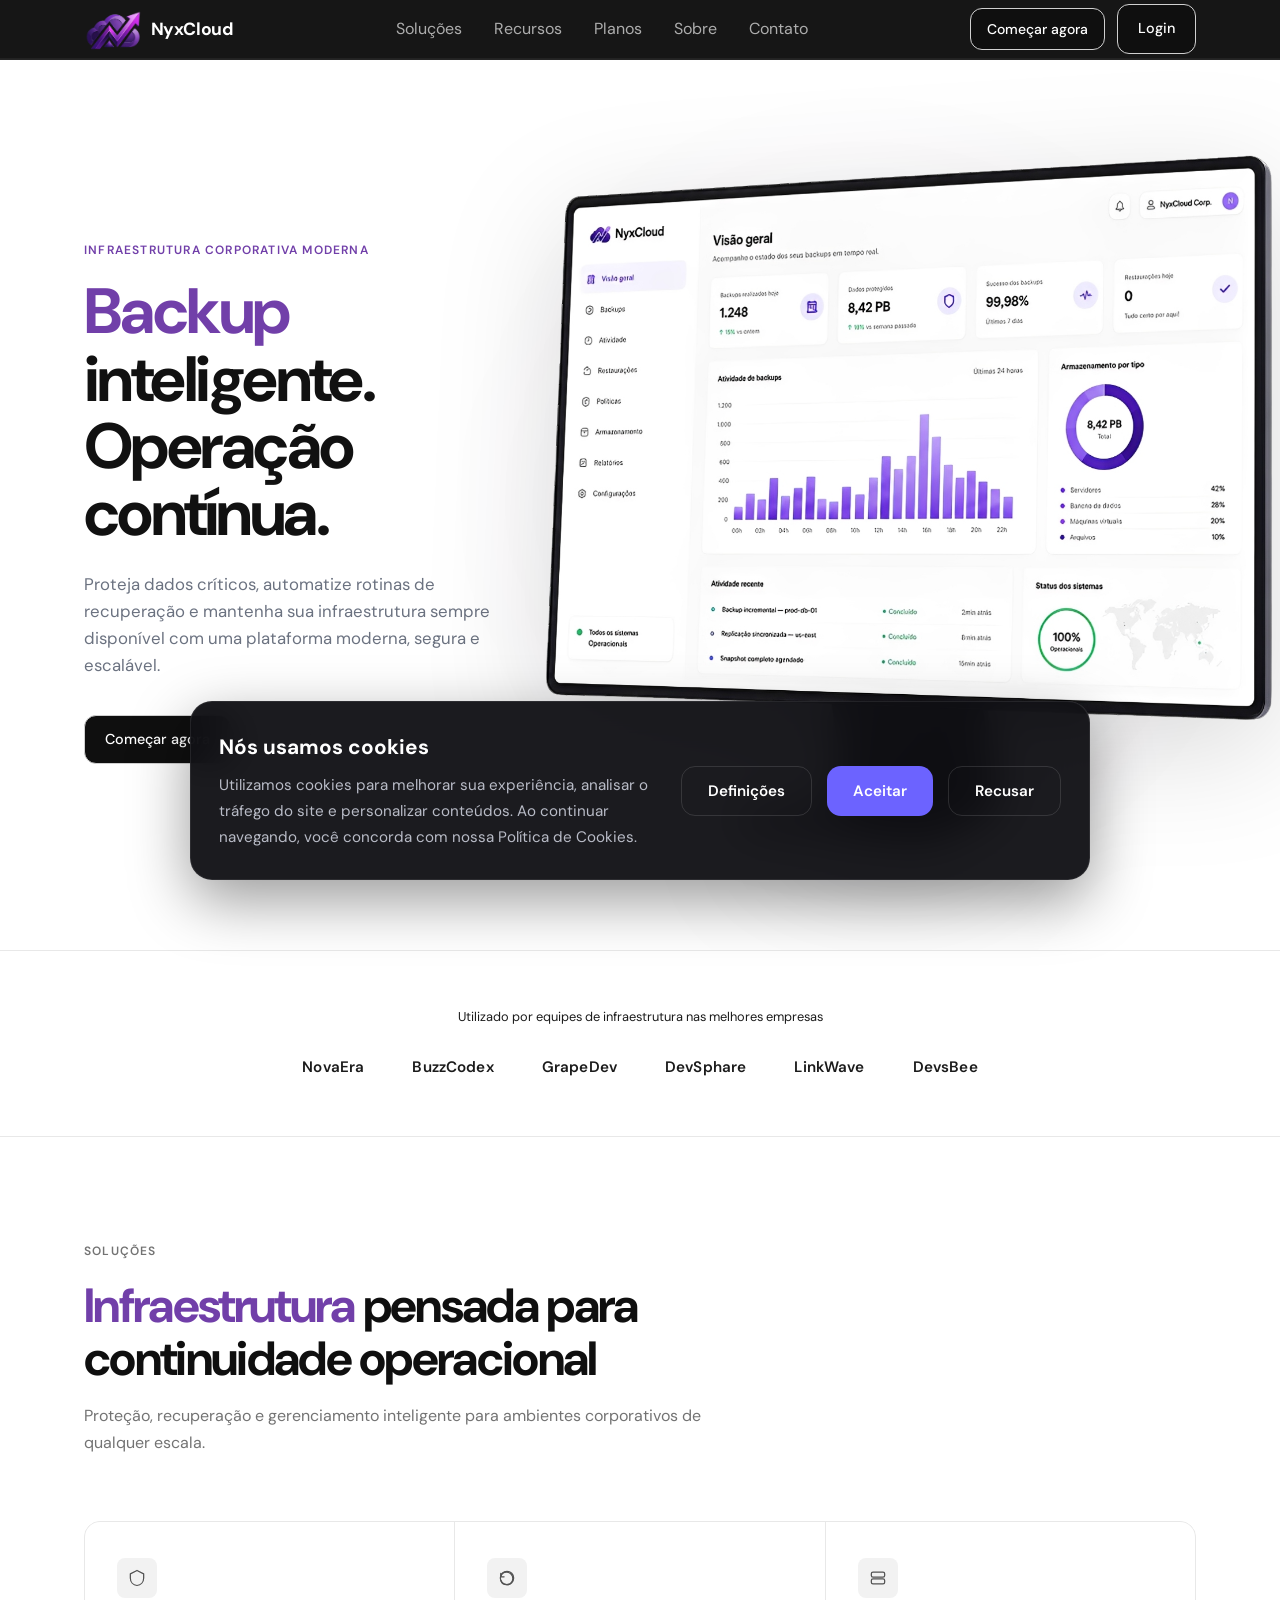
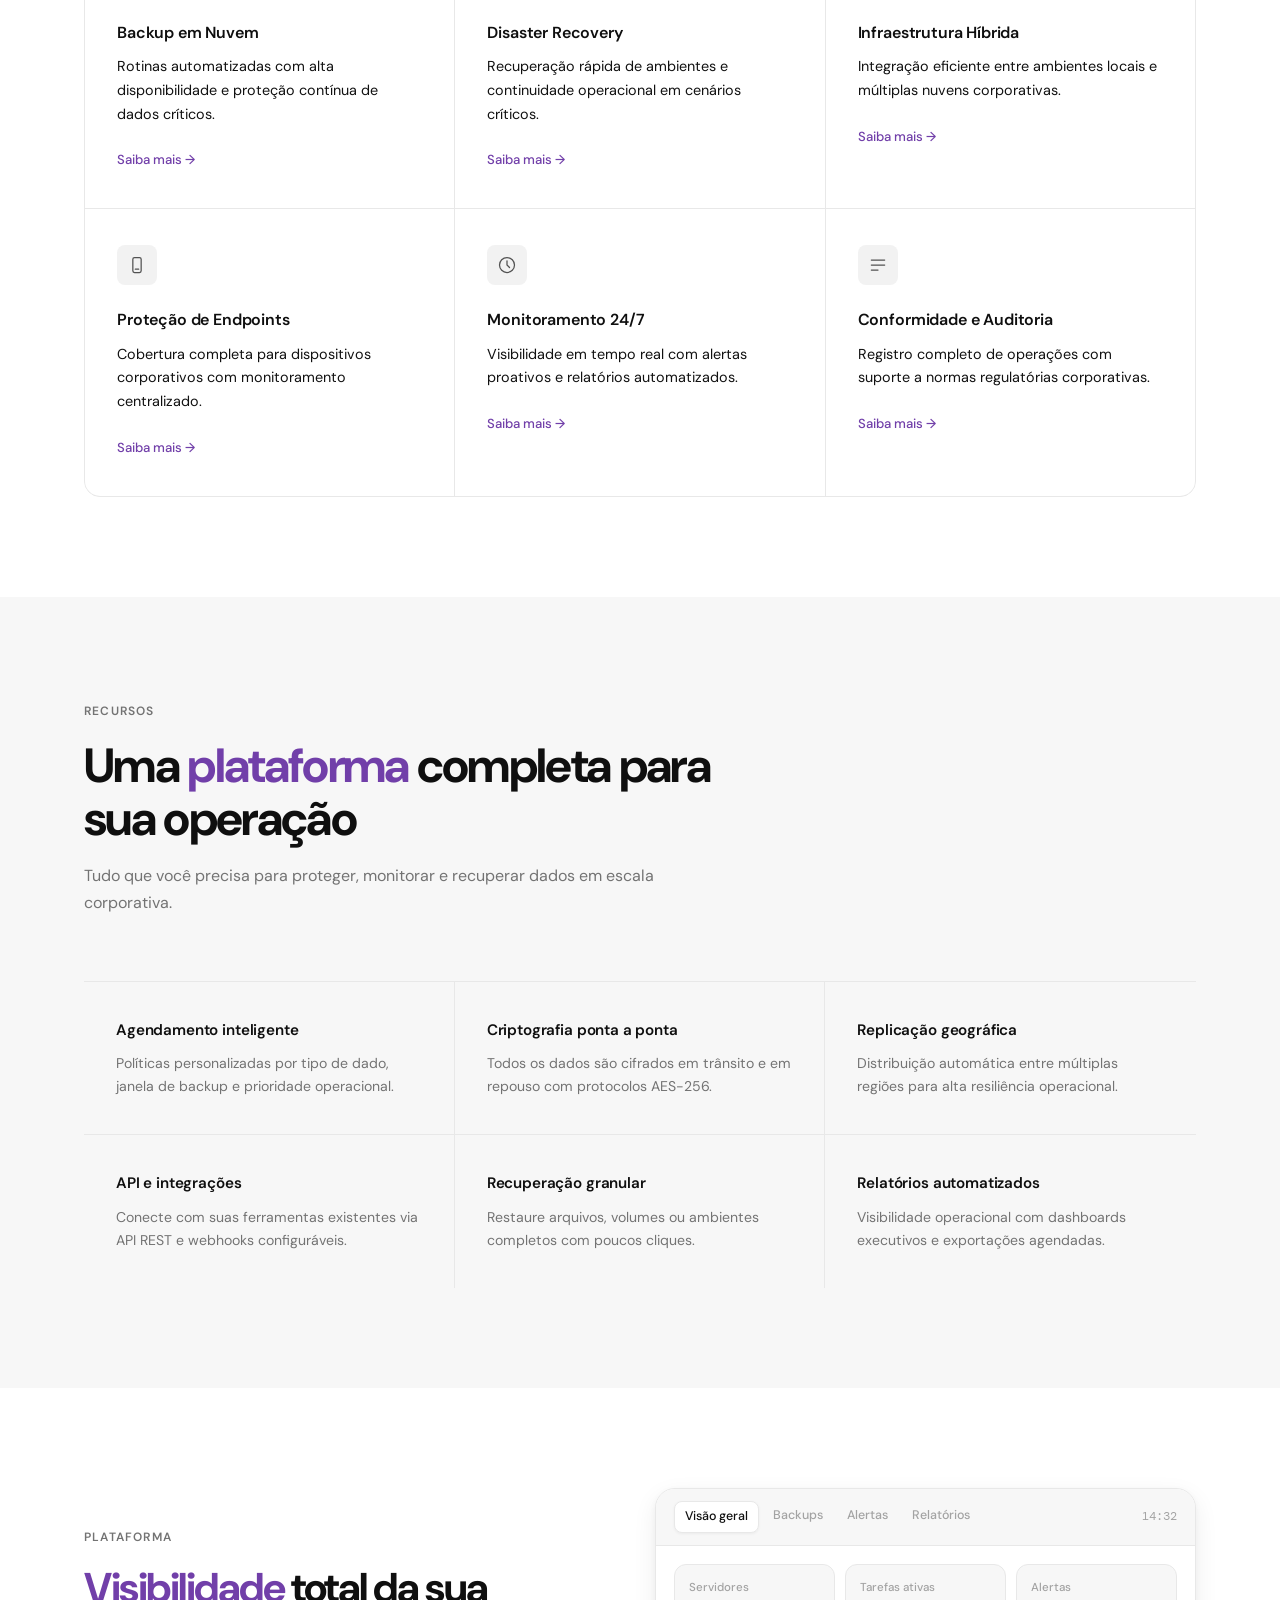
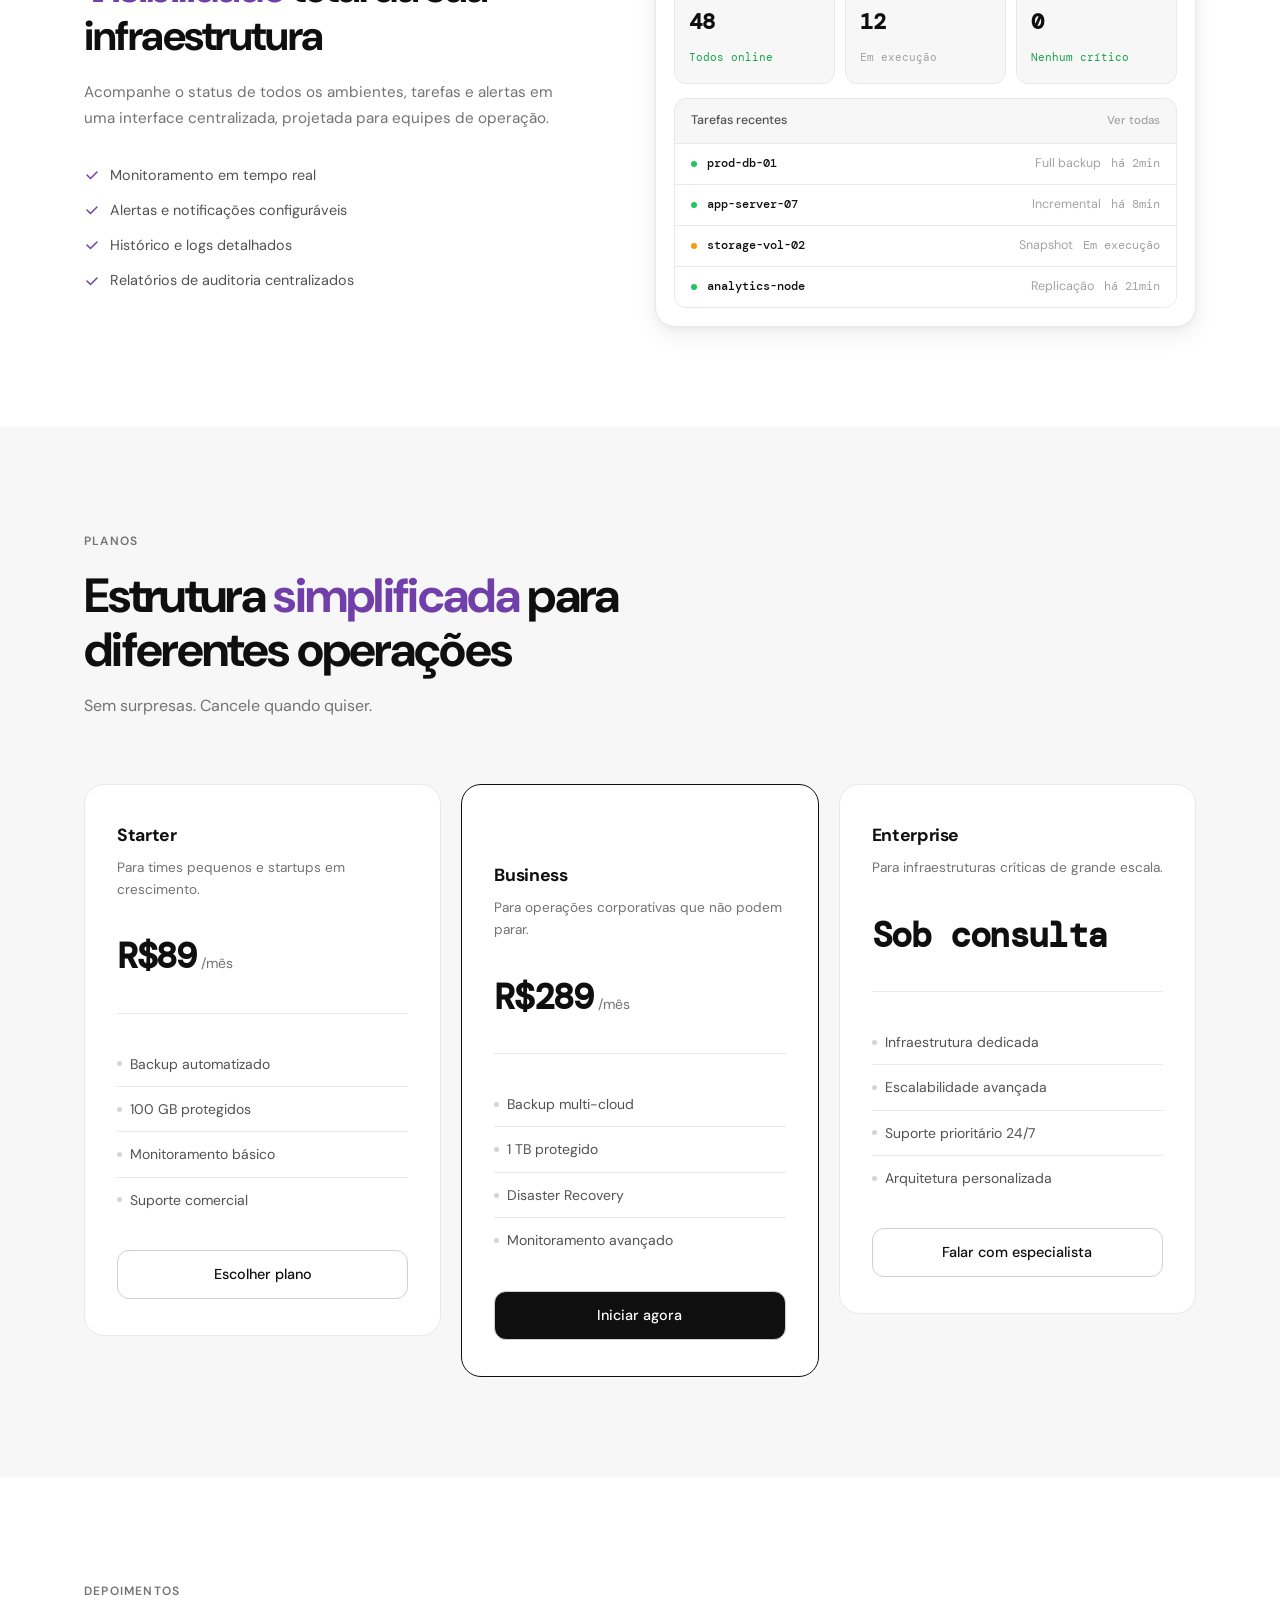
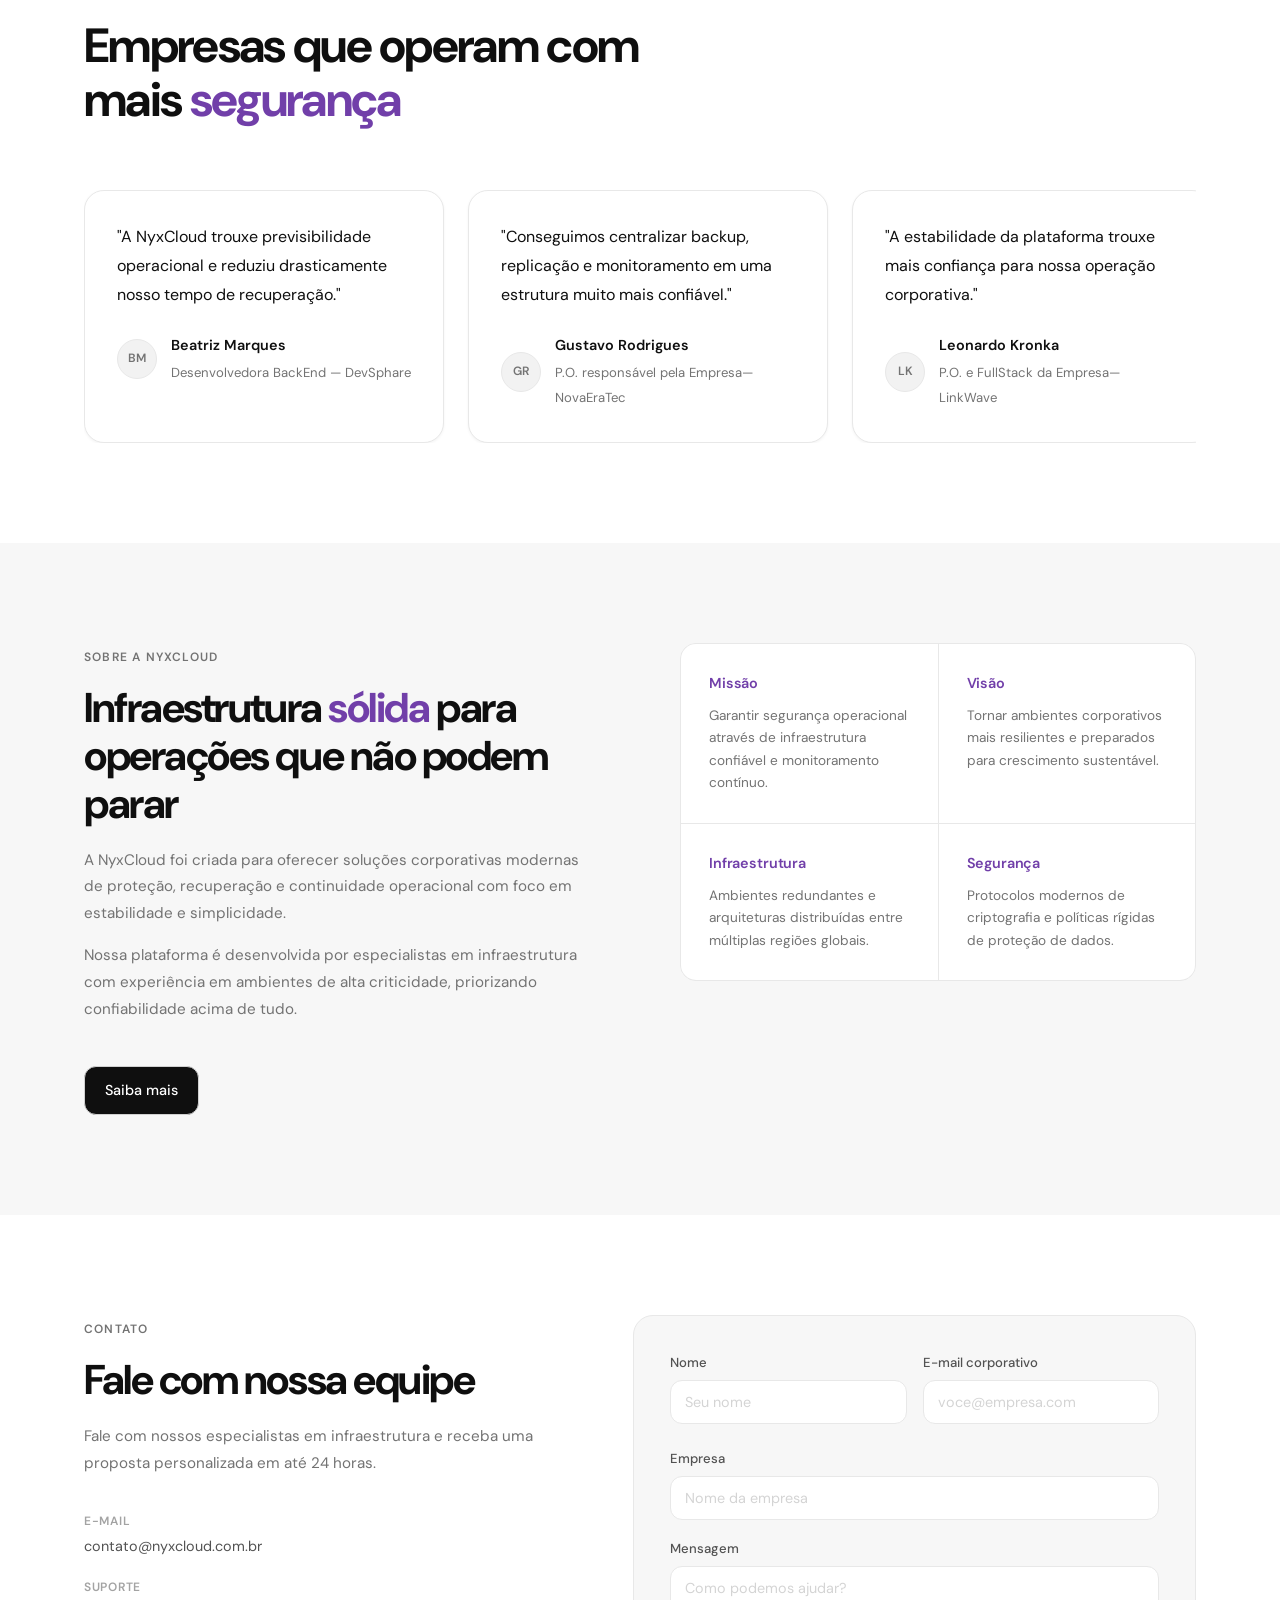
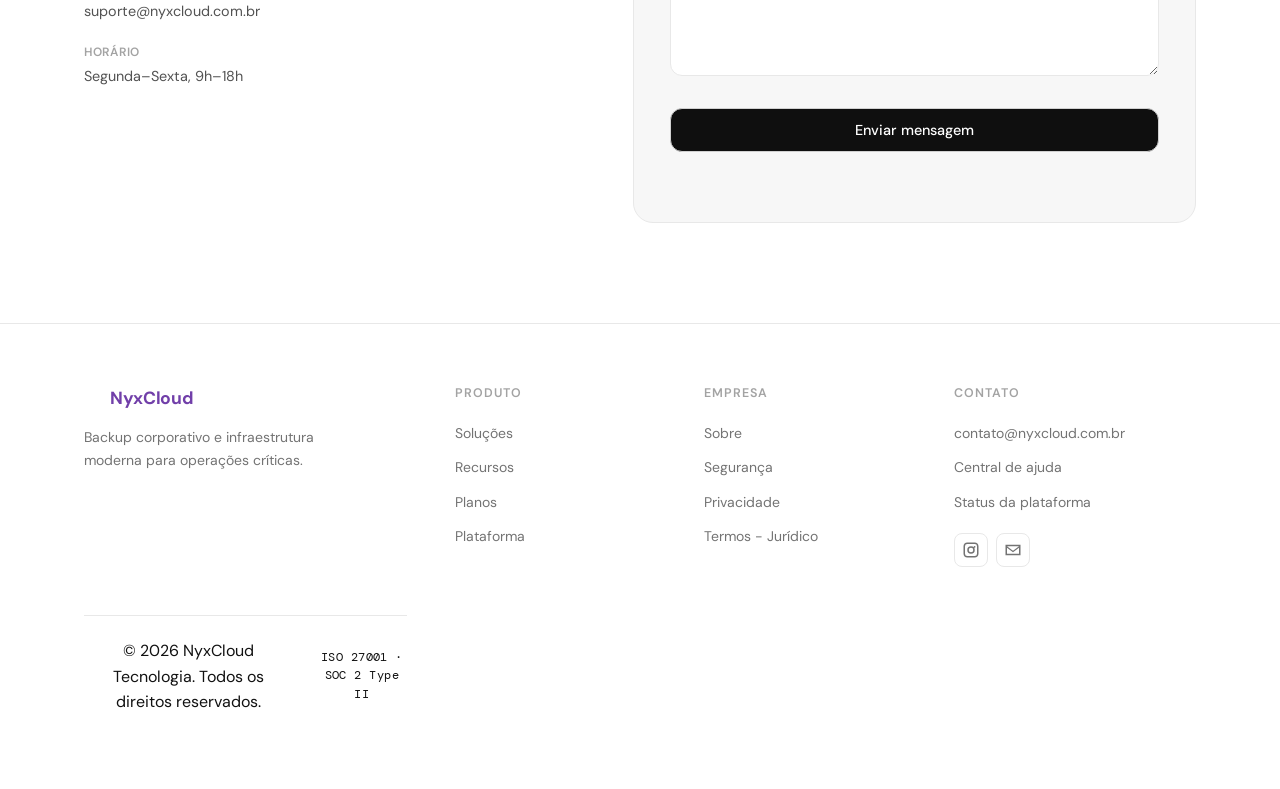
<file: index.html>
<!DOCTYPE html>
<html lang="pt-BR">
<head>
  <meta charset="UTF-8" />
  <meta name="viewport" content="width=device-width, initial-scale=1.0" />
  <title>NyxCloud — Backup e Infraestrutura Corporativa</title>

  <link rel="preconnect" href="https://fonts.googleapis.com">
  <link rel="preconnect" href="https://fonts.gstatic.com" crossorigin>
  <link href="https://fonts.googleapis.com/css2?family=DM+Sans:ital,opsz,wght@0,9..40,300;0,9..40,400;0,9..40,500;0,9..40,600;0,9..40,700;1,9..40,400&family=DM+Mono:wght@400;500&display=swap" rel="stylesheet">

  <link rel="stylesheet" href="assets/css/style.css" />
  <link rel="icon" type="image/x-icon" href="assets/img/fav.ico">

</head>
<body>

  <!-- HEADER -->
  <header class="header" id="header">
    <div class="container nav-container">

      <a href="index.html" class="logo">
        <img src="assets/img/icone.png" alt="imglogo"> NyxCloud
      </a>

      <nav class="nav" id="nav" aria-label="Navegação principal">
        <a href="#solutions">Soluções</a>
        <a href="#features">Recursos</a>
        <a href="#pricing">Planos</a>
        <a href="#about">Sobre</a>
        <a href="#contact">Contato</a>
      </nav>

      <div class="nav-actions">
        <a href="#contact" class="btn btn-primary btn-sm">Começar agora</a>
        <a href="back/index.php" class="btn btn-primary">Login</a>
        <button class="menu-toggle" id="menuToggle" aria-label="Abrir menu" aria-expanded="false">
          <span></span>
          <span></span>
        </button>
      </div>

    </div>

    <div class="mobile-menu" id="mobileMenu" aria-hidden="true">
      <a href="#solutions">Soluções</a>
      <a href="#features">Recursos</a>
      <a href="#pricing">Planos</a>
      <a href="#about">Sobre</a>
      <a href="#contact">Contato</a>
      <a href="#contact" class="btn btn-primary">Começar agora</a>
      <a href="back/index.php" class="btn btn-primary">Login</a>
    </div>
  </header>

  <!-- HERO -->
  <section class="hero section" id="hero">
  <div class="container hero-grid">

    <!-- Texto -->
    <div class="hero-content reveal">

      <span class="eyebrow" style="color:#713fa9;">
        Infraestrutura corporativa moderna
      </span>

      <h1>
        <span style="color:#713fa9;">Backup</span>
        inteligente.<br>
        Operação contínua.
      </h1>

      <p>
        Proteja dados críticos, automatize rotinas de recuperação
        e mantenha sua infraestrutura sempre disponível com uma
        plataforma moderna, segura e escalável.
      </p>

      <div class="hero-actions">
        <a href="#pricing" class="btn btn-primary">
          Começar agora
        </a>

        <a href="#solutions" class="btn btn-ghost">
          Ver soluções
        </a>
      </div>

    </div>

    <!-- Imagem -->
    <div class="hero-image reveal">

      <div class="hero-image-bg"></div>

      <img
        src="assets/img/hero.svg"
        alt="Infraestrutura NyxCloud"
      >

    </div>

  </div>
</section>


  <!-- TRUST -->
  <section class="trust-section">
    <div class="container">
      <p class="trust-label" style="color: #1b1b1b;">Utilizado por equipes de infraestrutura nas melhores empresas</p>
      <div class="trust-logos">
        <span style="color: #1b1b1b;">NovaEra</span>
        <span style="color: #1b1b1b;">BuzzCodex</span>
        <span style="color: #1b1b1b;">GrapeDev</span>
        <span style="color: #1b1b1b;">DevSphare</span>
        <span style="color: #1b1b1b;">LinkWave</span>
        <span style="color: #1b1b1b;">DevsBee</span>
      </div>
    </div>
  </section>

  <!-- SOLUTIONS -->
  <section class="section" id="solutions">
    <div class="container">

      <div class="section-header reveal">
        <span class="eyebrow">Soluções</span>
        <h2><span style="color: #713fa9;">Infraestrutura</span> pensada para continuidade operacional</h2>
        <p>Proteção, recuperação e gerenciamento inteligente para ambientes corporativos de qualquer escala.</p>
      </div>

      <div class="solutions-grid">

        <article class="solution-card reveal">
          <div class="icon-wrap">
            <svg width="20" height="20" viewBox="0 0 24 24" fill="none">
              <path d="M12 3L4 7V12C4 17 7.5 20.5 12 21C16.5 20.5 20 17 20 12V7L12 3Z" stroke="currentColor" stroke-width="1.5" stroke-linejoin="round"/>
            </svg>
          </div>
          <h3>Backup em Nuvem</h3>
          <p>Rotinas automatizadas com alta disponibilidade e proteção contínua de dados críticos.</p>
          <a href="solucoes.html#backup" class="card-link">Saiba mais →</a>
        </article>

        <article class="solution-card reveal">
          <div class="icon-wrap">
            <svg width="20" height="20" viewBox="0 0 24 24" fill="none">
              <path d="M4.5 10.5C5.2325 7.35916 8.04107 5 11.5 5C15.6421 5 19 8.35786 19 12.5C19 16.6421 15.6421 20 11.5 20C8.30904 20 5.5898 17.9715 4.67562 15M4.5 10.5H8.5M4.5 10.5V6.5" stroke="currentColor" stroke-width="1.5" stroke-linecap="round" stroke-linejoin="round"/>
              <circle cx="12" cy="12" r="8" stroke="currentColor" stroke-width="1.5"/>
            </svg>
          </div>
          <h3>Disaster Recovery</h3>
          <p>Recuperação rápida de ambientes e continuidade operacional em cenários críticos.</p>
          <a href="solucoes.html#recovery" class="card-link">Saiba mais →</a>
        </article>

        <article class="solution-card reveal">
          <div class="icon-wrap">
            <svg width="20" height="20" viewBox="0 0 24 24" fill="none">
              <rect x="4" y="5" width="16" height="6" rx="2" stroke="currentColor" stroke-width="1.5"/>
              <rect x="4" y="13" width="16" height="6" rx="2" stroke="currentColor" stroke-width="1.5"/>
            </svg>
          </div>
          <h3>Infraestrutura Híbrida</h3>
          <p>Integração eficiente entre ambientes locais e múltiplas nuvens corporativas.</p>
          <a href="solucoes.html#infra" class="card-link">Saiba mais →</a>
        </article>

        <article class="solution-card reveal">
          <div class="icon-wrap">
            <svg width="20" height="20" viewBox="0 0 24 24" fill="none">
              <rect x="7" y="3" width="10" height="18" rx="2" stroke="currentColor" stroke-width="1.5"/>
              <path d="M10 17H14" stroke="currentColor" stroke-width="1.5" stroke-linecap="round"/>
            </svg>
          </div>
          <h3>Proteção de Endpoints</h3>
          <p>Cobertura completa para dispositivos corporativos com monitoramento centralizado.</p>
          <a href="solucoes.html#endpoints" class="card-link">Saiba mais →</a>
        </article>

        <article class="solution-card reveal">
          <div class="icon-wrap">
            <svg width="20" height="20" viewBox="0 0 24 24" fill="none">
              <circle cx="12" cy="12" r="9" stroke="currentColor" stroke-width="1.5"/>
              <path d="M12 7V12L15 15" stroke="currentColor" stroke-width="1.5" stroke-linecap="round"/>
            </svg>
          </div>
          <h3>Monitoramento 24/7</h3>
          <p>Visibilidade em tempo real com alertas proativos e relatórios automatizados.</p>
          <a href="solucoes.html#monitoramento" class="card-link">Saiba mais →</a>
        </article>

        <article class="solution-card reveal">
          <div class="icon-wrap">
            <svg width="20" height="20" viewBox="0 0 24 24" fill="none">
              <path d="M4 6H20M4 12H20M4 18H12" stroke="currentColor" stroke-width="1.5" stroke-linecap="round"/>
            </svg>
          </div>
          <h3>Conformidade e Auditoria</h3>
          <p>Registro completo de operações com suporte a normas regulatórias corporativas.</p>
          <a href="solucoes.html#auditoria" class="card-link">Saiba mais →</a>
        </article>

      </div>
    </div>
  </section>

  <!-- FEATURES -->
  <section class="section section-muted" id="features">
    <div class="container">

      <div class="section-header reveal">
        <span class="eyebrow">Recursos</span>
        <h2>Uma <span style="color: #713fa9;">plataforma</span> completa para sua operação</h2>
        <p>Tudo que você precisa para proteger, monitorar e recuperar dados em escala corporativa.</p>
      </div>

      <div class="features-grid">
        <div class="feature-item reveal">
          <h3>Agendamento inteligente</h3>
          <p>Políticas personalizadas por tipo de dado, janela de backup e prioridade operacional.</p>
        </div>
        <div class="feature-item reveal">
          <h3>Criptografia ponta a ponta</h3>
          <p>Todos os dados são cifrados em trânsito e em repouso com protocolos AES-256.</p>
        </div>
        <div class="feature-item reveal">
          <h3>Replicação geográfica</h3>
          <p>Distribuição automática entre múltiplas regiões para alta resiliência operacional.</p>
        </div>
        <div class="feature-item reveal">
          <h3>API e integrações</h3>
          <p>Conecte com suas ferramentas existentes via API REST e webhooks configuráveis.</p>
        </div>
        <div class="feature-item reveal">
          <h3>Recuperação granular</h3>
          <p>Restaure arquivos, volumes ou ambientes completos com poucos cliques.</p>
        </div>
        <div class="feature-item reveal">
          <h3>Relatórios automatizados</h3>
          <p>Visibilidade operacional com dashboards executivos e exportações agendadas.</p>
        </div>
      </div>

    </div>
  </section>

  <!-- DASHBOARD PREVIEW -->
  <section class="section" id="dashboard">
    <div class="container dash-preview-section">

      <div class="dash-preview-text reveal">
        <span class="eyebrow">Plataforma</span>
        <h2><span style="color: #713fa9;">Visibilidade</span> total da sua infraestrutura</h2>
        <p>Acompanhe o status de todos os ambientes, tarefas e alertas em uma interface centralizada, projetada para equipes de operação.</p>

        <ul class="feature-list">
          <li>
            <svg width="16" height="16" viewBox="0 0 16 16" fill="none" style="color: #713fa9;"><path d="M3 8L6.5 11.5L13 5" stroke="currentColor" stroke-width="1.5" stroke-linecap="round" stroke-linejoin="round"/></svg>
            Monitoramento em tempo real
          </li>
          <li>
            <svg width="16" height="16" viewBox="0 0 16 16" fill="none" style="color: #713fa9;"><path d="M3 8L6.5 11.5L13 5" stroke="currentColor" stroke-width="1.5" stroke-linecap="round" stroke-linejoin="round"/></svg>
            Alertas e notificações configuráveis
          </li>
          <li>
            <svg width="16" height="16" viewBox="0 0 16 16" fill="none" style="color: #713fa9;"><path d="M3 8L6.5 11.5L13 5" stroke="currentColor" stroke-width="1.5" stroke-linecap="round" stroke-linejoin="round"/></svg>
            Histórico e logs detalhados
          </li>
          <li>
            <svg width="16" height="16" viewBox="0 0 16 16" fill="none" style="color: #713fa9;"><path d="M3 8L6.5 11.5L13 5" stroke="currentColor" stroke-width="1.5" stroke-linecap="round" stroke-linejoin="round"/></svg>
            Relatórios de auditoria centralizados
          </li>
        </ul>
      </div>

      <div class="dash-preview-ui reveal">
        <div class="preview-window">

          <div class="preview-topbar">
            <div class="preview-nav-items">
              <span class="pnav active" data-tab="overview">Visão geral</span>
              <span class="pnav" data-tab="backups">Backups</span>
              <span class="pnav" data-tab="alerts">Alertas</span>
              <span class="pnav" data-tab="reports">Relatórios</span>
            </div>
            <span class="preview-time">14:32</span>
          </div>

          <div class="preview-body" id="platformContent">
            <div class="preview-kpis">
              <div class="kpi-card">
                <span>Servidores</span>
                <strong>48</strong>
                <em class="kpi-status ok">Todos online</em>
              </div>
              <div class="kpi-card">
                <span>Tarefas ativas</span>
                <strong>12</strong>
                <em class="kpi-status">Em execução</em>
              </div>
              <div class="kpi-card">
                <span>Alertas</span>
                <strong>0</strong>
                <em class="kpi-status ok">Nenhum crítico</em>
              </div>
            </div>

            <div class="preview-list-wrap">
              <div class="plist-header">
                <span>Tarefas recentes</span>
                <span class="plist-view-all">Ver todas</span>
              </div>
              <div class="plist-item">
                <span class="pstatus-dot ok"></span>
                <span class="plist-name">prod-db-01</span>
                <span class="plist-type">Full backup</span>
                <span class="plist-ts">há 2min</span>
              </div>
              <div class="plist-item">
                <span class="pstatus-dot ok"></span>
                <span class="plist-name">app-server-07</span>
                <span class="plist-type">Incremental</span>
                <span class="plist-ts">há 8min</span>
              </div>
              <div class="plist-item">
                <span class="pstatus-dot running"></span>
                <span class="plist-name">storage-vol-02</span>
                <span class="plist-type">Snapshot</span>
                <span class="plist-ts">Em execução</span>
              </div>
              <div class="plist-item">
                <span class="pstatus-dot ok"></span>
                <span class="plist-name">analytics-node</span>
                <span class="plist-type">Replicação</span>
                <span class="plist-ts">há 21min</span>
              </div>
            </div>
          </div>

        </div>
      </div>

    </div>
  </section>

  <!-- PRICING -->
  <section class="section section-muted" id="pricing">
    <div class="container">

      <div class="section-header reveal">
        <span class="eyebrow">Planos</span>
        <h2>Estrutura <span style="color: #713fa9;">simplificada</span> para diferentes operações</h2>
        <p>Sem surpresas. Cancele quando quiser.</p>
      </div>

      <div class="pricing-grid">

        <div class="pricing-card reveal">
          <div class="plan-header">
            <h3>Starter</h3>
            <p>Para times pequenos e startups em crescimento.</p>
          </div>
          <div class="plan-price">
            <strong>R$89</strong>
            <span>/mês</span>
          </div>
          <ul class="plan-features">
            <li>Backup automatizado</li>
            <li>100 GB protegidos</li>
            <li>Monitoramento básico</li>
            <li>Suporte comercial</li>
          </ul>
         <a href="#contact"
   class="btn btn-outline w-full plan-btn"
   data-plan="Starter">
   Escolher plano
</a>
        </div>

        <div class="pricing-card featured reveal">
          <div class="plan-badge">Mais utilizado</div>
          <div class="plan-header">
            <h3>Business</h3>
            <p>Para operações corporativas que não podem parar.</p>
          </div>
          <div class="plan-price">
            <strong>R$289</strong>
            <span>/mês</span>
          </div>
          <ul class="plan-features">
            <li>Backup multi-cloud</li>
            <li>1 TB protegido</li>
            <li>Disaster Recovery</li>
            <li>Monitoramento avançado</li>
          </ul>
          <a href="#contact"
   class="btn btn-primary w-full plan-btn"
   data-plan="Business">
   Iniciar agora
</a>
        </div>

        <div class="pricing-card reveal">
          <div class="plan-header">
            <h3>Enterprise</h3>
            <p>Para infraestruturas críticas de grande escala.</p>
          </div>
          <div class="plan-price">
            <strong>Sob consulta</strong>
          </div>
          <ul class="plan-features">
            <li>Infraestrutura dedicada</li>
            <li>Escalabilidade avançada</li>
            <li>Suporte prioritário 24/7</li>
            <li>Arquitetura personalizada</li>
          </ul>
          <a href="#contact"
   class="btn btn-outline w-full plan-btn"
   data-plan="Enterprise">
   Falar com especialista
</a>
        </div>

      </div>
    </div>
  </section>

  
  <!-- TESTIMONIALS -->
  <section class="section">
    <div class="container">

      <div class="section-header reveal">
        <span class="eyebrow">Depoimentos</span>
        <h2>Empresas que operam com mais <span style="color: #713fa9;">segurança</span></h2>
      </div>

      <div class="testimonials-marquee reveal">

        <div class="testimonials-track">

          <div class="testimonial-card">
            <blockquote>
              "A NyxCloud trouxe previsibilidade operacional e reduziu drasticamente nosso tempo de recuperação."
            </blockquote>

            <div class="testimonial-author">
              <div class="author-avatar">BM</div>
              <div>
                <strong>Beatriz Marques</strong>
                <span>Desenvolvedora BackEnd — DevSphare</span>
              </div>
            </div>
          </div>

          <div class="testimonial-card">
            <blockquote>
              "Conseguimos centralizar backup, replicação e monitoramento em uma estrutura muito mais confiável."
            </blockquote>

            <div class="testimonial-author">
              <div class="author-avatar">GR</div>
              <div>
                <strong>Gustavo Rodrigues</strong>
                <span>P.O. responsável pela Empresa— NovaEraTec</span>
              </div>
            </div>
          </div>

          <div class="testimonial-card">
            <blockquote>
              "A estabilidade da plataforma trouxe mais confiança para nossa operação corporativa."
            </blockquote>

            <div class="testimonial-author">
              <div class="author-avatar">LK</div>
              <div>
                <strong>Leonardo Kronka</strong>
                <span>P.O. e FullStack da Empresa— LinkWave</span>
              </div>
            </div>
          </div>

          <div class="testimonial-card">
            <blockquote>
              "O monitoramento contínuo melhorou nossa tomada de decisão operacional."
            </blockquote>

            <div class="testimonial-author">
              <div class="author-avatar">KA</div>
              <div>
                <strong>Kauã André</strong>
                <span>P.O. Responsáel pela organização da Empresa — GrapeDev</span>
              </div>
            </div>
          </div>

          <!-- DUPLICATE FOR LOOP -->

          <div class="testimonial-card">
            <blockquote>
              "A NyxCloud trouxe previsibilidade operacional e reduziu drasticamente nosso tempo de recuperação."
            </blockquote>

            <div class="testimonial-author">
              <div class="author-avatar">DS</div>
              <div>
                <strong>Davi Antonio Santos</strong>
                <span>P.O. Responsáel pela organização da Empresa — BuzzCodex</span>
              </div>
            </div>
          </div>

          <div class="testimonial-card">
            <blockquote>
              "Conseguimos centralizar backup, replicação e monitoramento em uma estrutura muito mais confiável."
            </blockquote>


        </div>

      </div>

    </div>
  </section>

  <!-- ABOUT -->

  <section class="section section-muted" id="about">
    <div class="container about-grid">

      <div class="about-text reveal">
        <span class="eyebrow">Sobre a NyxCloud</span>
        <h2>Infraestrutura <span style="color: #713fa9;">sólida</span> para operações que não podem parar</h2>
        <p>A NyxCloud foi criada para oferecer soluções corporativas modernas de proteção, recuperação e continuidade operacional com foco em estabilidade e simplicidade.</p>
        <p>Nossa plataforma é desenvolvida por especialistas em infraestrutura com experiência em ambientes de alta criticidade, priorizando confiabilidade acima de tudo.</p>
      
        <a href="about.html" class="btn btn-primary about-btn">Saiba mais</a>
      </div>

      <div class="about-pillars reveal">

        <div class="pillar">
          <h4 style="color: #713fa9;">Missão</h4>
          <p>Garantir segurança operacional através de infraestrutura confiável e monitoramento contínuo.</p>
        </div>
        <div class="pillar">
          <h4 style="color: #713fa9;">Visão</h4>
          <p>Tornar ambientes corporativos mais resilientes e preparados para crescimento sustentável.</p>
        </div>
        <div class="pillar">
          <h4 style="color: #713fa9;">Infraestrutura</h4>
          <p>Ambientes redundantes e arquiteturas distribuídas entre múltiplas regiões globais.</p>
        </div>
        <div class="pillar">
          <h4 style="color: #713fa9;">Segurança</h4>
          <p>Protocolos modernos de criptografia e políticas rígidas de proteção de dados.</p>
        </div>
      </div>

    </div>
  </section>

  <!-- CONTACT -->
  <section class="section" id="contact">
    <div class="container contact-grid">

      <div class="contact-info reveal">
        <span class="eyebrow">Contato</span>
        <h2>Fale com nossa equipe</h2>
        <p>Fale com nossos especialistas em infraestrutura e receba uma proposta personalizada em até 24 horas.</p>

        <div class="contact-details">
          <div class="contact-detail-item">
            <span class="detail-label">E-mail</span>
            <span>contato@nyxcloud.com.br</span>
          </div>
          <div class="contact-detail-item">
            <span class="detail-label">Suporte</span>
            <span>suporte@nyxcloud.com.br</span>
          </div>
          <div class="contact-detail-item">
            <span class="detail-label">Horário</span>
            <span>Segunda–Sexta, 9h–18h</span>
          </div>
        </div>
      </div>

      <form class="contact-form reveal"
      id="contactForm"
      action="enviar-contato.php"
      method="POST">

  <div class="form-row">
    <div class="form-group">
      <label for="name">Nome</label>
      <input type="text"
             id="name"
             name="nome"
             placeholder="Seu nome"
             required />
    </div>

    <div class="form-group">
      <label for="email">E-mail corporativo</label>
      <input type="email"
             id="email"
             name="email"
             placeholder="voce@empresa.com"
             required />
    </div>
  </div>

  <div class="form-group">
    <label for="company">Empresa</label>
    <input type="text"
           id="company"
           name="empresa"
           placeholder="Nome da empresa"
           required />
  </div>

  <div class="form-group">
    <label for="message">Mensagem</label>
    <textarea id="message"
              name="mensagem"
              rows="4"
              placeholder="Como podemos ajudar?"
              required></textarea>
  </div>

  <button type="submit" class="btn btn-primary w-full">
    Enviar mensagem
  </button>

  <p class="form-message" id="formMessage" aria-live="polite"></p>

</form>

    </div>
  </section>

  <!-- FOOTER -->
  <footer class="footer">
    <div class="container footer-grid">

      <div class="footer-brand">
        <a href="#" class="logo logo-footer">
          <svg width="18" height="18" viewBox="0 0 20 20" fill="none" aria-hidden="true">
    
          </svg>
          NyxCloud
        </a>
        <p>Backup corporativo e infraestrutura moderna para operações críticas.</p>
      </div>

      <div class="footer-col">
        <h5>Produto</h5>
        <a href="#solutions">Soluções</a>
        <a href="#features">Recursos</a>
        <a href="#pricing">Planos</a>
        <a href="#dashboard">Plataforma</a>
      </div>

      <div class="footer-col">
        <h5>Empresa</h5>
        <a href="#about">Sobre</a>
        <a href="seguranca.html">Segurança</a>
        <a href="privacidade.html">Privacidade</a>
        <a href="juridico.html">Termos - Jurídico</a>
      </div>

      <div class="footer-col">
  <h5>Contato</h5>

  <a href="mailto:contato@nyxcloud.com.br">
    contato@nyxcloud.com.br
  </a>

  <a href="#">Central de ajuda</a>
  <a href="#">Status da plataforma</a>

  <div class="footer-socials">

    <!-- Instagram -->
    <a href="#" aria-label="Instagram">
      <svg width="18" height="18" viewBox="0 0 24 24" fill="currentColor">
        <path d="M7 2C4.2 2 2 4.2 2 7v10c0 2.8 2.2 5 5 5h10c2.8 0 5-2.2 5-5V7c0-2.8-2.2-5-5-5H7zm10 2a3 3 0 013 3v10a3 3 0 01-3 3H7a3 3 0 01-3-3V7a3 3 0 013-3h10zm-5 3a5 5 0 100 10 5 5 0 000-10zm0 2a3 3 0 110 6 3 3 0 010-6zm4.8-2.5a1.2 1.2 0 100 2.4 1.2 1.2 0 000-2.4z"/>
      </svg>
    </a>

    <!-- E-mail -->
    <a href="mailto:contato@nyxcloud.com.br" aria-label="E-mail">
      <svg width="18" height="18" viewBox="0 0 24 24" fill="currentColor">
        <path d="M2 5h20v14H2V5zm18 2H4l8 6 8-6zm0 10V9l-8 6-8-6v8h16z"/>
      </svg>
    </a>

  </div>
</div>

    <div class="footer-bottom">
      <span>© 2026 NyxCloud Tecnologia. Todos os direitos reservados.</span>
      <span class="footer-cert">ISO 27001 · SOC 2 Type II</span>
    </div>

  </footer>

  <script src="assets/js/script.js"></script>


  <div id="cookieBanner" class="cookie-banner">
    <div class="cookie-content">
        <div class="cookie-text">
            <h3>Nós usamos cookies</h3>
            <p>
                Utilizamos cookies para melhorar sua experiência,
                analisar o tráfego do site e personalizar conteúdos.
                Ao continuar navegando, você concorda com nossa Política de Cookies.
            </p>
        </div>

       <div class="cookie-buttons">

    <button id="cookieSettings" class="cookie-btn-settings">
        Definições
    </button>

    <button id="acceptCookies" class="cookie-btn-accept">
        Aceitar
    </button>

    <button id="rejectCookies" class="cookie-btn-reject">
        Recusar
    </button>

    </div> <!-- cookie-buttons -->
</div> <!-- cookie-content -->
</div> <!-- cookieBanner -->

<div id="cookieModal" class="cookie-modal">

    <div class="cookie-modal-box">

        <div class="cookie-modal-header">

            <h2>Centro de preferências de privacidade</h2>

            <button id="closeCookieModal">
                ✕
            </button>

        </div>

        <div class="cookie-modal-body">

            <div class="cookie-option">

                <div>

                    <h3>Cookies estritamente necessários</h3>

                    <p>
                        Essenciais para o funcionamento do site.
                    </p>

                </div>

                <input type="checkbox" checked disabled>

            </div>

            <div class="cookie-option">

                <div>

                    <h3>Cookies de funcionalidade</h3>

                    <p>
                        Guardam preferências e configurações.
                    </p>

                </div>

                <input type="checkbox" id="functionalCookies">

            </div>

            <div class="cookie-option">

                <div>

                    <h3>Cookies de desempenho</h3>

                    <p>
                        Ajudam a analisar o uso do site.
                    </p>

                </div>

                <input type="checkbox" id="performanceCookies">

            </div>

            <div class="cookie-option">

                <div>

                    <h3>Cookies de publicidade</h3>

                    <p>
                        Utilizados para anúncios personalizados.
                    </p>

                </div>

                <input type="checkbox" id="marketingCookies">

            </div>

        </div>

        <div class="cookie-modal-footer">

            <button id="saveCookieSettings" class="cookie-btn-accept">

                Confirmar minhas escolhas

            </button>

            <button id="allowAllCookies" class="cookie-btn-accept">

                Permitir todos

            </button>

        </div>

    </div>

</div>

</body>
</html>
</file>
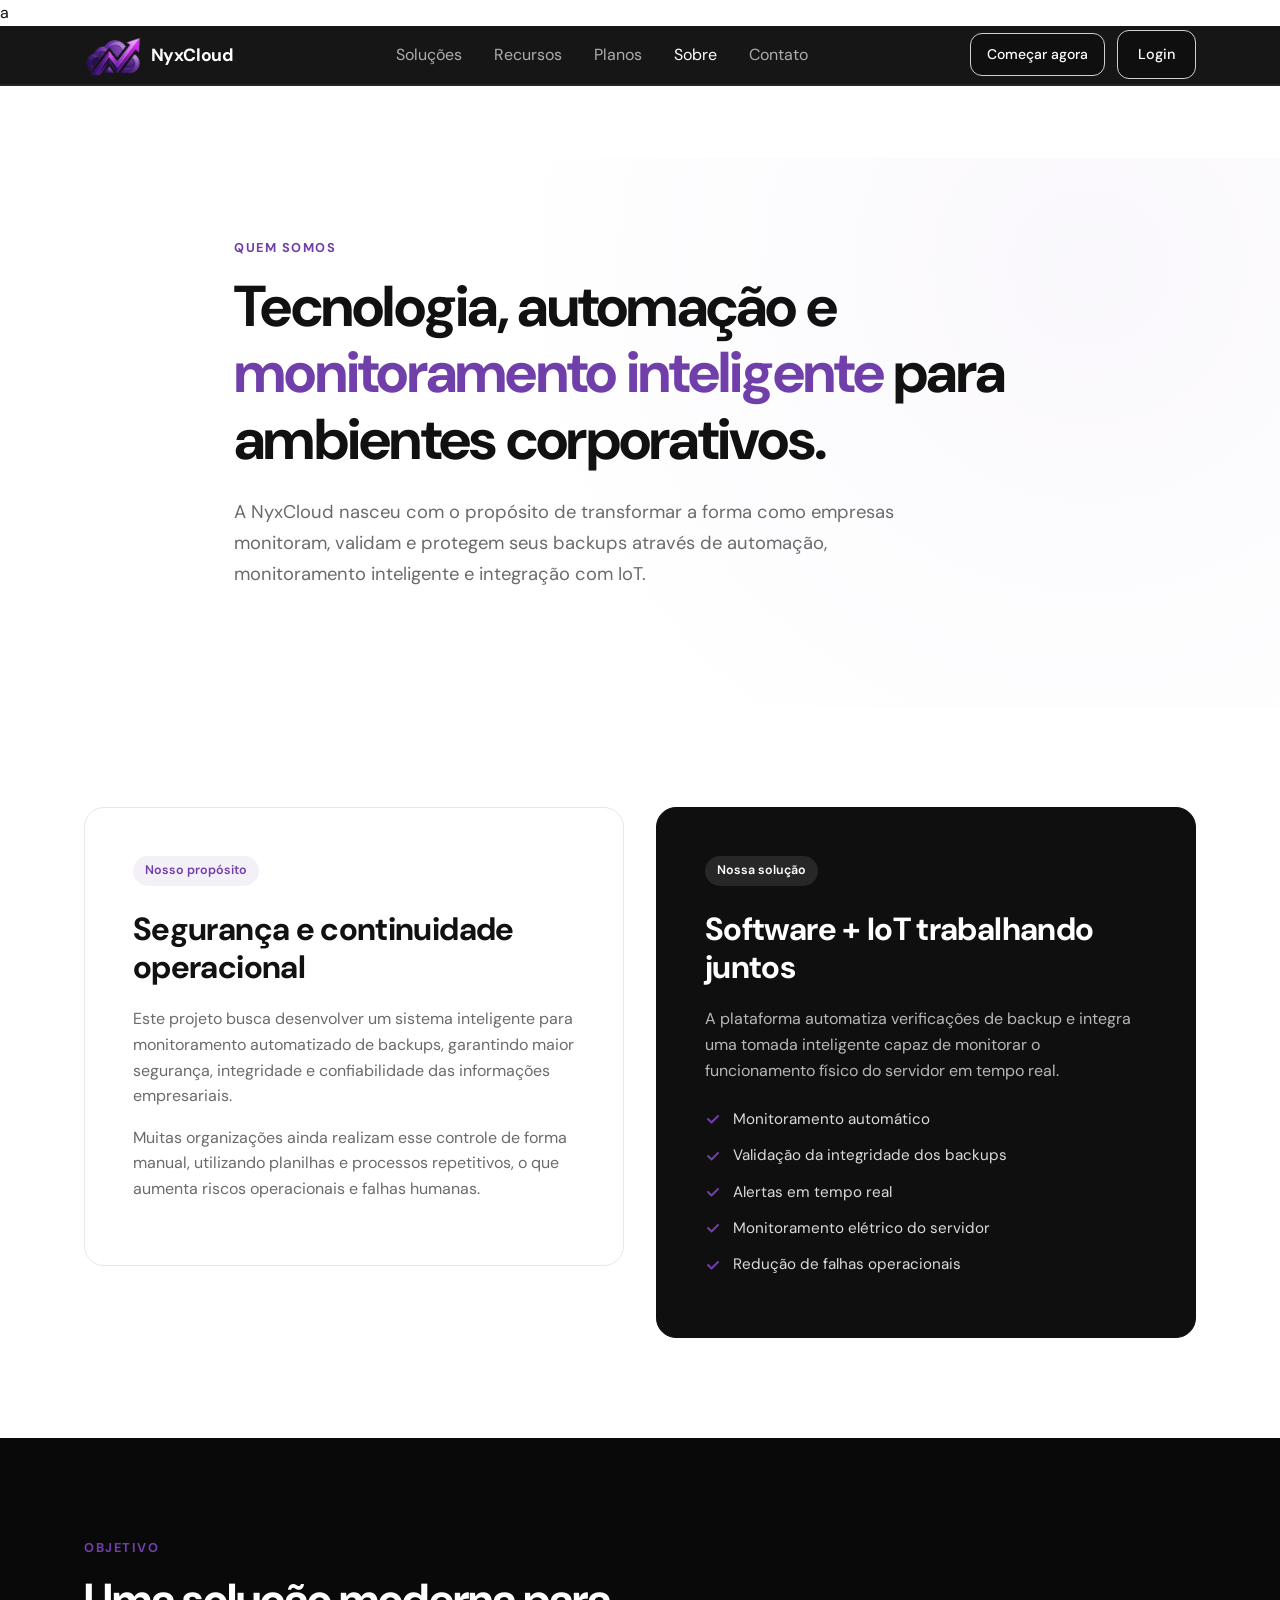
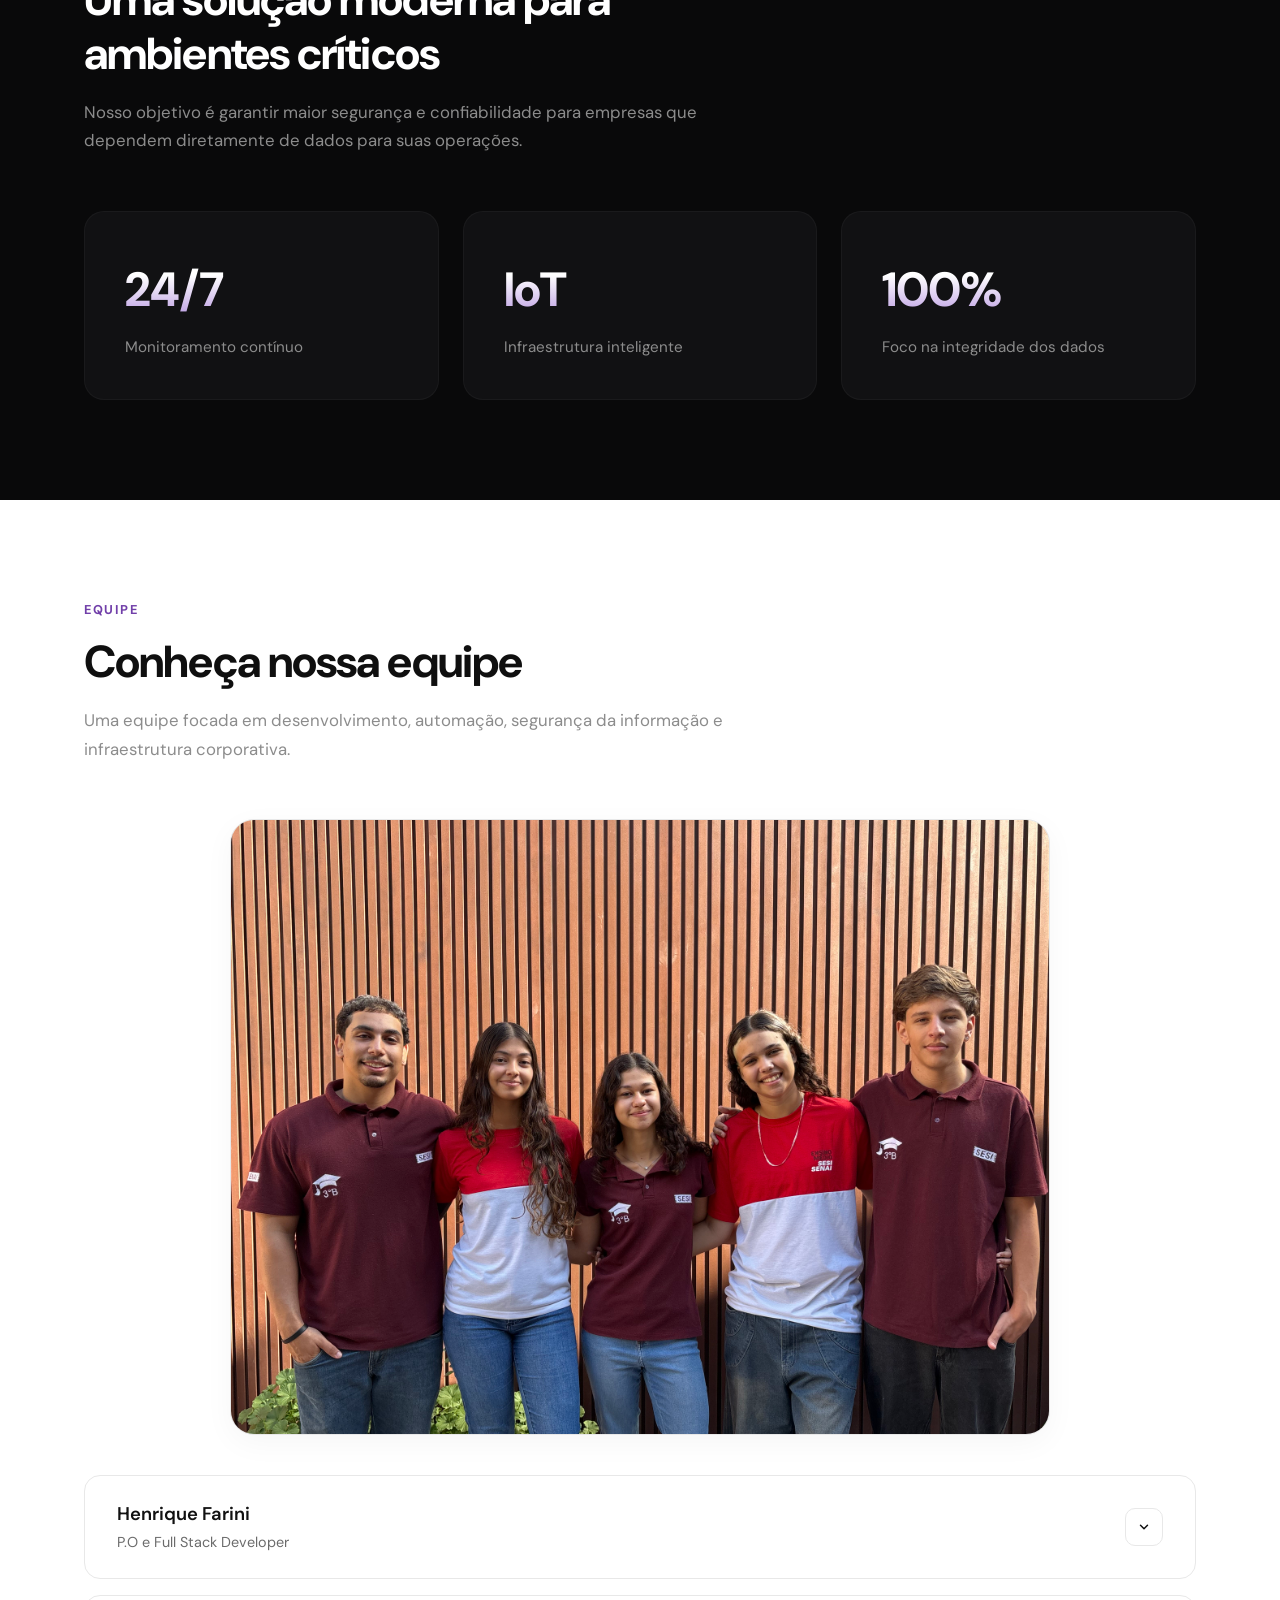
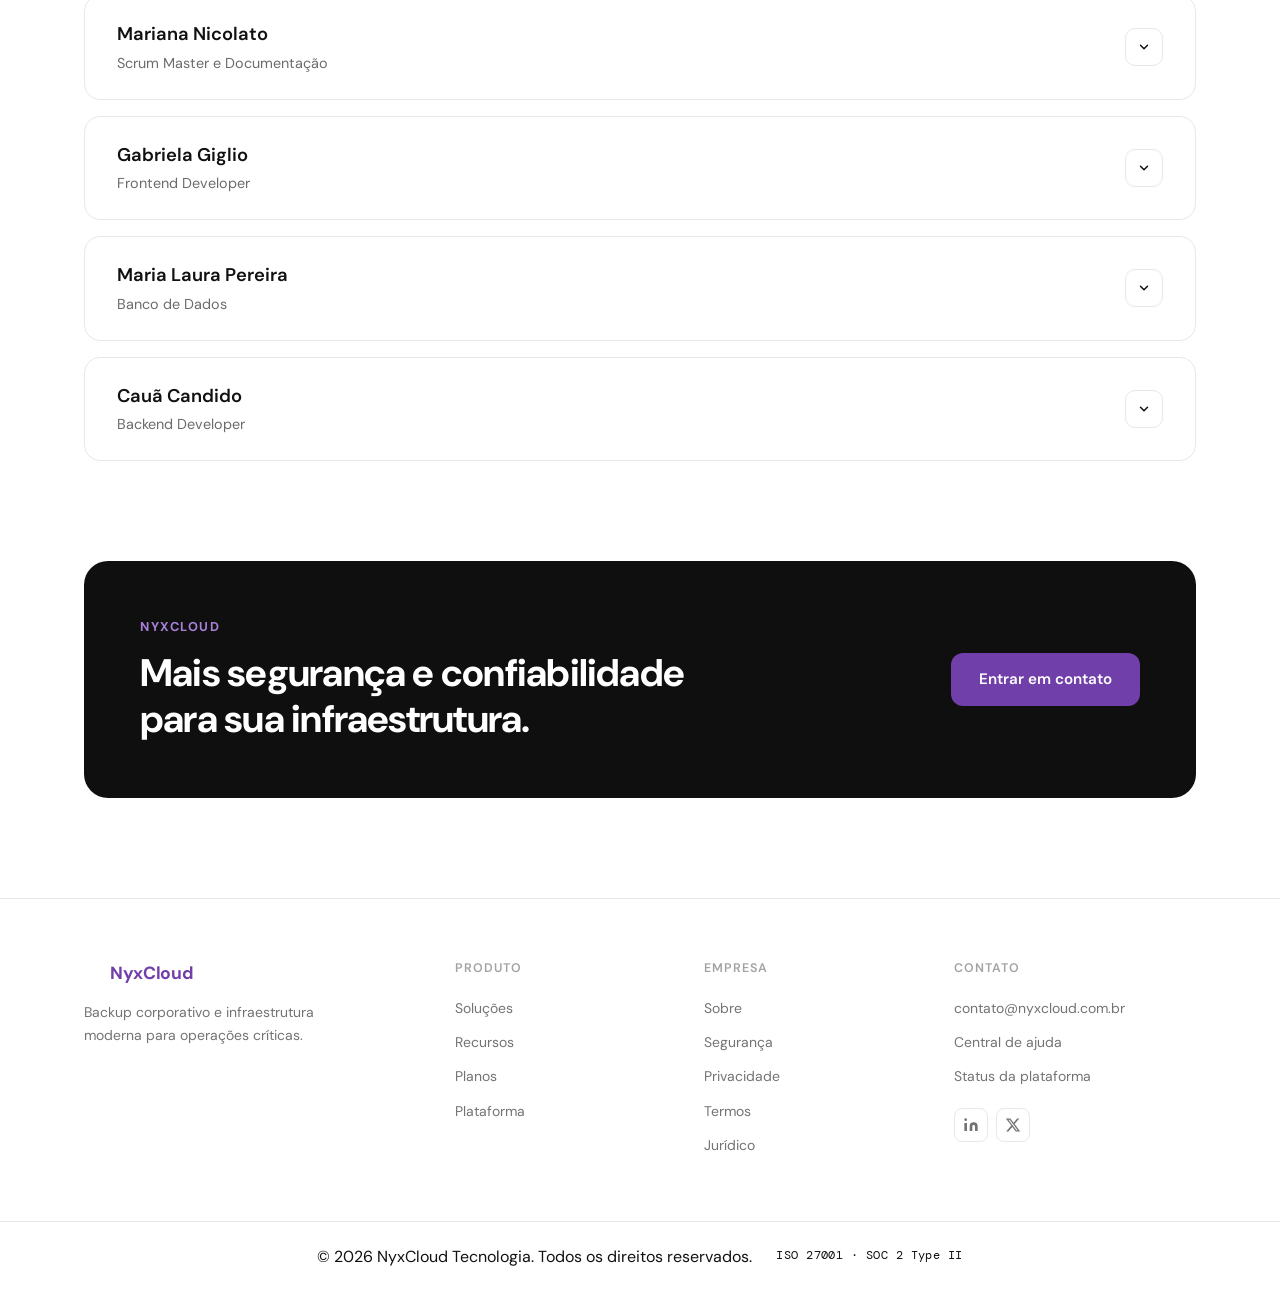
<file: about.html>
a<!DOCTYPE html>
<html lang="pt-BR">
<head>
  <meta charset="UTF-8">
  <meta name="viewport" content="width=device-width, initial-scale=1.0">
  <title>Sobre Nós — NyxCloud</title>

  <link rel="preconnect" href="https://fonts.googleapis.com">
  <link rel="preconnect" href="https://fonts.gstatic.com" crossorigin>
  <link href="https://fonts.googleapis.com/css2?family=DM+Sans:ital,opsz,wght@0,9..40,300;0,9..40,400;0,9..40,500;0,9..40,600;0,9..40,700;1,9..40,400&family=DM+Mono:wght@400;500&display=swap" rel="stylesheet">

  <link rel="stylesheet" href="assets/css/style.css" />
  <link rel="stylesheet" href="assets/css/about.css" />
  <link rel="icon" type="image/x-icon" href="assets/img/fav.ico">
</head>
<body>
<header class="header" id="header">
  <div class="container nav-container">

     <a href="index.html" class="logo">
        <img src="assets/img/icone.png" alt="imglogo"> NyxCloud
      </a>

    <nav class="nav" id="nav" aria-label="Navegação principal">
      <a href="index.html#solutions">Soluções</a>
      <a href="index.html#features">Recursos</a>
      <a href="index.html#pricing">Planos</a>
      <a href="about.html" class="nav-active">Sobre</a>
      <a href="index.html#contact">Contato</a>
    </nav>

    <div class="nav-actions">
      <a href="index.html#contact" class="btn btn-primary btn-sm">Começar agora</a>
      <a href="back/index.php" class="btn btn-primary">Login</a>

      <button class="menu-toggle" id="menuToggle" aria-label="Abrir menu" aria-expanded="false">
        <span></span>
        <span></span>
      </button>
    </div>

  </div>

  <div class="mobile-menu" id="mobileMenu" aria-hidden="true">
    <a href="index.html#solutions">Soluções</a>
    <a href="index.html#features">Recursos</a>
    <a href="index.html#pricing">Planos</a>
    <a href="about.html" class="nav-active">Sobre</a>
    <a href="index.html#contact">Contato</a>
    <a href="index.html#contact" class="btn btn-primary">Começar agora</a>
    <a href="back/index.php" class="btn btn-primary">Login</a>
  </div>
</header>

  <main class="about-page-main">
    
    <section class="hero-about">
      <div class="container hero-content">
        <span class="eyebrow-about">Quem somos</span>
        <h1>Tecnologia, automação e <span class="text-purple">monitoramento inteligente</span> para ambientes corporativos.</h1>
        <p>
          A NyxCloud nasceu com o propósito de transformar a forma como empresas monitoram, validam e protegem seus backups através de automação, monitoramento inteligente e integração com IoT.
        </p>
      </div>
    </section>

    <section class="section-about">
      <div class="container about-grid">
        <div class="about-card">
          <span class="card-tag">Nosso propósito</span>
          <h2>Segurança e continuidade operacional</h2>
          <p>
            Este projeto busca desenvolver um sistema inteligente para monitoramento automatizado de backups, garantindo maior segurança, integridade e confiabilidade das informações empresariais.
          </p>
          <p>
            Muitas organizações ainda realizam esse controle de forma manual, utilizando planilhas e processos repetitivos, o que aumenta riscos operacionais e falhas humanas.
          </p>
        </div>

        <div class="about-card highlight">
          <span class="card-tag">Nossa solução</span>
          <h2>Software + IoT trabalhando juntos</h2>
          <p>
            A plataforma automatiza verificações de backup e integra uma tomada inteligente capaz de monitorar o funcionamento físico do servidor em tempo real.
          </p>
          <ul class="solution-list">
            <li>
              <svg width="16" height="16" viewBox="0 0 16 16" fill="none"><path d="M3 8L6.5 11.5L13 5" stroke="currentColor" stroke-width="2" stroke-linecap="round" stroke-linejoin="round"/></svg>
              Monitoramento automático
            </li>
            <li>
              <svg width="16" height="16" viewBox="0 0 16 16" fill="none"><path d="M3 8L6.5 11.5L13 5" stroke="currentColor" stroke-width="2" stroke-linecap="round" stroke-linejoin="round"/></svg>
              Validação da integridade dos backups
            </li>
            <li>
              <svg width="16" height="16" viewBox="0 0 16 16" fill="none"><path d="M3 8L6.5 11.5L13 5" stroke="currentColor" stroke-width="2" stroke-linecap="round" stroke-linejoin="round"/></svg>
              Alertas em tempo real
            </li>
            <li>
              <svg width="16" height="16" viewBox="0 0 16 16" fill="none"><path d="M3 8L6.5 11.5L13 5" stroke="currentColor" stroke-width="2" stroke-linecap="round" stroke-linejoin="round"/></svg>
              Monitoramento elétrico do servidor
            </li>
            <li>
              <svg width="16" height="16" viewBox="0 0 16 16" fill="none"><path d="M3 8L6.5 11.5L13 5" stroke="currentColor" stroke-width="2" stroke-linecap="round" stroke-linejoin="round"/></svg>
              Redução de falhas operacionais
            </li>
          </ul>
        </div>
      </div>
    </section>

    <section class="section-about section-dark">
      <div class="container">
        <div class="section-header">
          <span class="eyebrow-about">Objetivo</span>
          <h2>Uma solução moderna para ambientes críticos</h2>
          <p>
            Nosso objetivo é garantir maior segurança e confiabilidade para empresas que dependem diretamente de dados para suas operações.
          </p>
        </div>

        <div class="stats-grid">
          <div class="stat-card">
            <strong>24/7</strong>
            <span>Monitoramento contínuo</span>
          </div>
          <div class="stat-card">
            <strong>IoT</strong>
            <span>Infraestrutura inteligente</span>
          </div>
          <div class="stat-card">
            <strong>100%</strong>
            <span>Foco na integridade dos dados</span>
          </div>
        </div>
      </div>
    </section>

    <section class="section-about">
      <div class="container">
        <div class="section-header">
          <span class="eyebrow-about">Equipe</span>
          <h2>Conheça nossa equipe</h2>
          <p>Uma equipe focada em desenvolvimento, automação, segurança da informação e infraestrutura corporativa.</p>
        </div>

        <div class="team-photo">
          <img src="assets/img/foto_nos.jpeg" alt="Foto da Equipe">
        </div>



        <div class="team-grid">
          <div class="member-card">
            <div class="member-header">
              <div>
                <h3>Henrique Farini</h3>
                <span>P.O e Full Stack Developer</span>
              </div>
              <button class="toggle-btn" aria-label="Expandir informações">
                <svg width="14" height="14" viewBox="0 0 24 24" fill="none" stroke="currentColor" stroke-width="2.5" stroke-linecap="round" stroke-linejoin="round"><path d="M6 9l6 6 6-6"/></svg>
              </button>
            </div>
            <div class="member-content">
              <p>Responsável pela arquitetura do sistema, backend e integração das funcionalidades da plataforma de gerência.</p>
            </div>
          </div>

          <div class="member-card">
            <div class="member-header">
              <div>
                <h3>Mariana Nicolato</h3>
                <span>Scrum Master e Documentação</span>
              </div>
              <button class="toggle-btn" aria-label="Expandir informações">
                <svg width="14" height="14" viewBox="0 0 24 24" fill="none" stroke="currentColor" stroke-width="2.5" stroke-linecap="round" stroke-linejoin="round"><path d="M6 9l6 6 6-6"/></svg>
              </button>
            </div>
            <div class="member-content">
              <p>Atua na coordenação do processo de desenvolvimento, garantindo a entrega contínua de valor e a manutenção da qualidade do produto.</p>
            </div>
          </div>


          <div class="member-card">
            <div class="member-header">
              <div>
                <h3>Gabriela Giglio</h3>
                <span>Frontend Developer</span>
              </div>
              <button class="toggle-btn" aria-label="Expandir informações">
                <svg width="14" height="14" viewBox="0 0 24 24" fill="none" stroke="currentColor" stroke-width="2.5" stroke-linecap="round" stroke-linejoin="round"><path d="M6 9l6 6 6-6"/></svg>
              </button>
            </div>
            <div class="member-content">
              <p>Estrutura a interface do usuário, garantindo uma experiência intuitiva e acessível para os usuários da plataforma.</p>
            </div>
          </div>

          <div class="member-card">
            <div class="member-header">
              <div>
                <h3>Maria Laura Pereira</h3>
                <span>Banco de Dados</span>
              </div>
              <button class="toggle-btn" aria-label="Expandir informações">
                <svg width="14" height="14" viewBox="0 0 24 24" fill="none" stroke="currentColor" stroke-width="2.5" stroke-linecap="round" stroke-linejoin="round"><path d="M6 9l6 6 6-6"/></svg>
              </button>
            </div>
            <div class="member-content">
              <p>Arquiteta o banco de dados e as interações do usuário, garantindo uma experiência coesa e eficiente na plataforma.</p>
            </div>
          </div>

           <div class="member-card">
            <div class="member-header">
              <div>
                <h3>Cauã Candido</h3>
                <span>Backend Developer</span>
              </div>
              <button class="toggle-btn" aria-label="Expandir informações">
                <svg width="14" height="14" viewBox="0 0 24 24" fill="none" stroke="currentColor" stroke-width="2.5" stroke-linecap="round" stroke-linejoin="round"><path d="M6 9l6 6 6-6"/></svg>
              </button>
            </div>
            <div class="member-content">
              <p>Responsável pelo desenvolvimento e manutenção do backend da plataforma, garantindo a integridade e performance das funcionalidades.</p>
            </div>
          </div>

        </div>
      </div>
    </section>

    <section class="section-about style-cta-box">
      <div class="container">
        <div class="about-cta-container">
          <div>
            <span class="eyebrow-about" style="color: #a880da; margin-bottom: 12px;">NyxCloud</span>
            <h2>Mais segurança e confiabilidade para sua infraestrutura.</h2>
          </div>
          <a href="index.html#contact" class="about-cta-btn">Entrar em contato</a>
        </div>
      </div>
    </section>

  </main>

  <footer class="footer">
    <div class="container footer-grid">
      <div class="footer-brand">
        <a href="index.html" class="logo logo-footer">
          <svg width="18" height="18" viewBox="0 0 20 20" fill="none" aria-hidden="true">
          </svg>
          NyxCloud
        </a>
        <p>Backup corporativo e infraestrutura moderna para operações críticas.</p>
      </div>

      <div class="footer-col">
        <h5>Produto</h5>
        <a href="index.html#solutions">Soluções</a>
        <a href="index.html#features">Recursos</a>
        <a href="index.html#pricing">Planos</a>
        <a href="index.html#dashboard">Plataforma</a>
      </div>

      <div class="footer-col">
        <h5>Empresa</h5>
        <a href="#">Sobre</a>
        <a href="#">Segurança</a>
        <a href="#">Privacidade</a>
        <a href="#">Termos</a>
        <a href="juridico.html" class="footer-link">Jurídico</a>
      </div>

      <div class="footer-col">
        <h5>Contato</h5>
        <a href="mailto:contato@nyxcloud.com.br">contato@nyxcloud.com.br</a>
        <a href="#">Central de ajuda</a>
        <a href="#">Status da plataforma</a>
        <div class="footer-socials">
          <a href="#" aria-label="LinkedIn">
            <svg width="16" height="16" viewBox="0 0 24 24" fill="currentColor"><path d="M16 8a6 6 0 016 6v7h-4v-7a2 2 0 00-2-2 2 2 0 00-2 2v7h-4v-7a6 6 0 016-6zM2 9h4v12H2z"/><circle cx="4" cy="4" r="2" fill="currentColor"/></svg>
          </a>
          <a href="#" aria-label="Twitter/X">
            <svg width="16" height="16" viewBox="0 0 24 24" fill="currentColor"><path d="M18.244 2.25h3.308l-7.227 8.26 8.502 11.24H16.17l-5.214-6.817L4.99 21.75H1.68l7.73-8.835L1.254 2.25H8.08l4.713 6.231zm-1.161 17.52h1.833L7.084 4.126H5.117z"/></svg>
          </a>
        </div>
      </div>
    </div>

    <div class="footer-bottom">
      <span>© 2026 NyxCloud Tecnologia. Todos os direitos reservados.</span>
      <span class="footer-cert">ISO 27001 · SOC 2 Type II</span>
    </div>
  </footer>

  <script src="assets/js/script.js"></script>
  <script src="assets/js/about.js"></script>
</body>
</html>
</file>
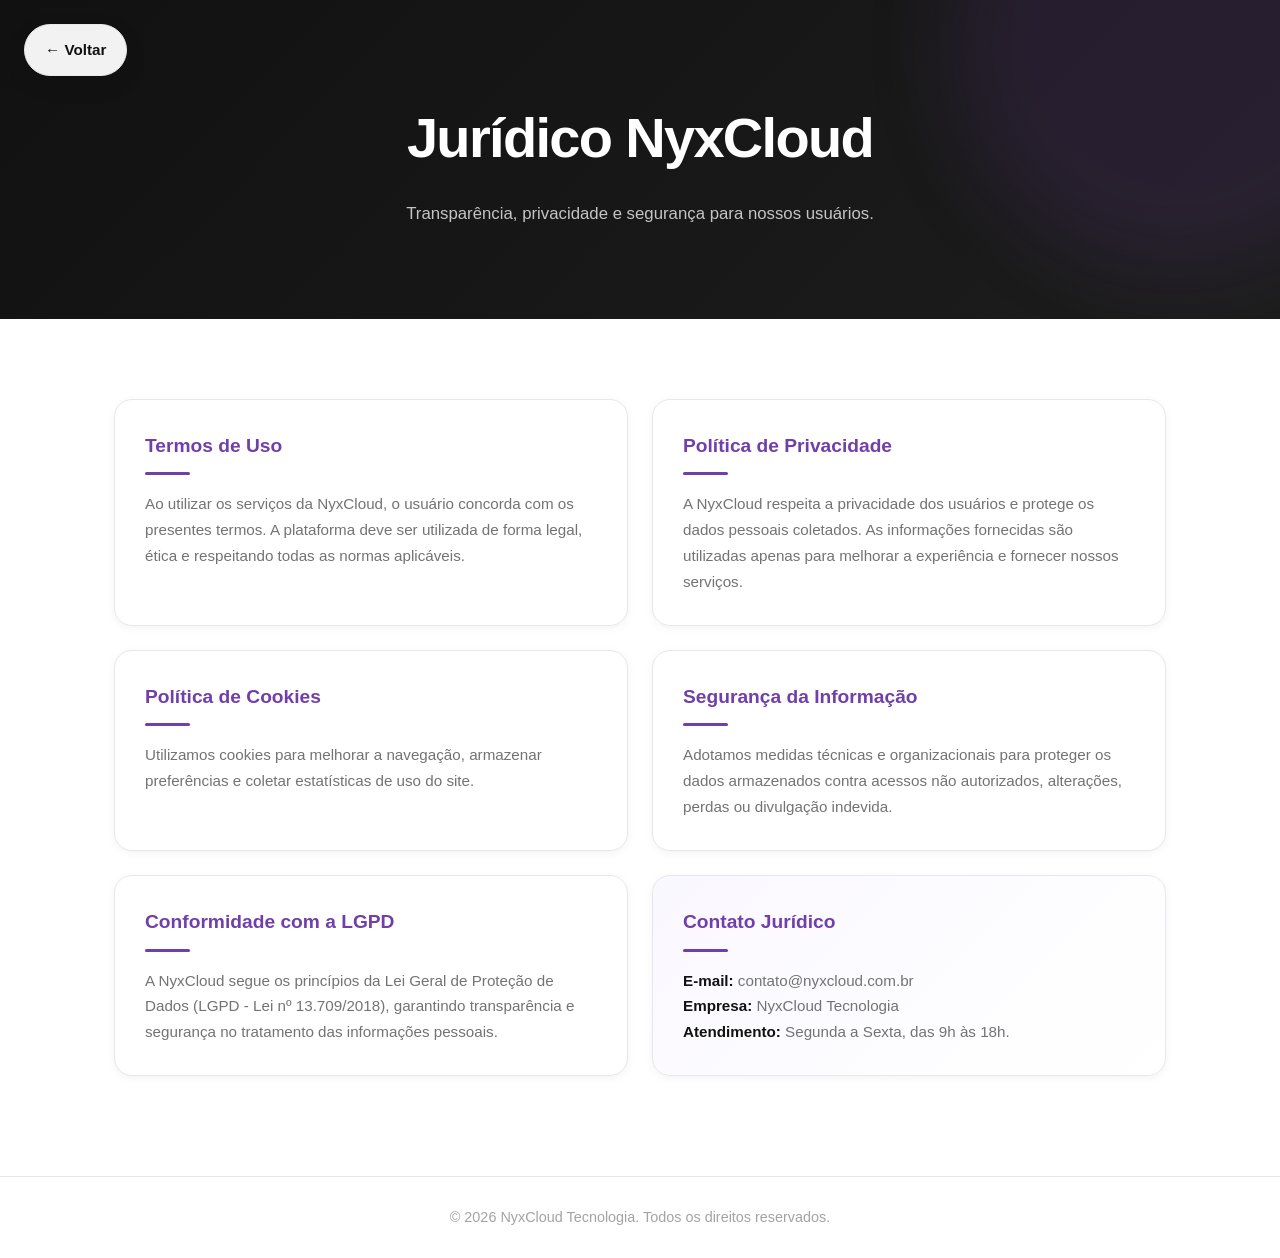
<file: juridico.html>
<!DOCTYPE html>
<html lang="pt-BR">
<head>
<meta charset="UTF-8">
<meta name="viewport" content="width=device-width, initial-scale=1.0">
<title>Jurídico - NyxCloud</title>
<link rel="stylesheet" href="assets/css/juridico.css">

</head>
<body>
    <a href="javascript:history.back()" class="btn-voltar">
    ← Voltar
</a>

<header>
    <h1>Jurídico NyxCloud</h1>
    <p>Transparência, privacidade e segurança para nossos usuários.</p>
</header>

<div class="container">

    <div class="card">
        <h2>Termos de Uso</h2>
        <p>
            Ao utilizar os serviços da NyxCloud, o usuário concorda com os presentes termos.
            A plataforma deve ser utilizada de forma legal, ética e respeitando todas as normas aplicáveis.
        </p>
    </div>

    <div class="card">
        <h2>Política de Privacidade</h2>
        <p>
            A NyxCloud respeita a privacidade dos usuários e protege os dados pessoais coletados.
            As informações fornecidas são utilizadas apenas para melhorar a experiência e fornecer nossos serviços.
        </p>
    </div>

    <div class="card">
        <h2>Política de Cookies</h2>
        <p>
            Utilizamos cookies para melhorar a navegação, armazenar preferências e coletar estatísticas de uso do site.
        </p>
    </div>

    <div class="card">
        <h2>Segurança da Informação</h2>
        <p>
            Adotamos medidas técnicas e organizacionais para proteger os dados armazenados contra acessos não autorizados,
            alterações, perdas ou divulgação indevida.
        </p>
    </div>

    <div class="card">
        <h2>Conformidade com a LGPD</h2>
        <p>
            A NyxCloud segue os princípios da Lei Geral de Proteção de Dados (LGPD - Lei nº 13.709/2018),
            garantindo transparência e segurança no tratamento das informações pessoais.
        </p>
    </div>

    <div class="card">
        <h2>Contato Jurídico</h2>
        <p><strong>E-mail:</strong> contato@nyxcloud.com.br</p>
        <p><strong>Empresa:</strong> NyxCloud Tecnologia</p>
        <p><strong>Atendimento:</strong> Segunda a Sexta, das 9h às 18h.</p>
    </div>

</div>

<footer>
    © 2026 NyxCloud Tecnologia. Todos os direitos reservados.
</footer>

</body>
</html>
</file>
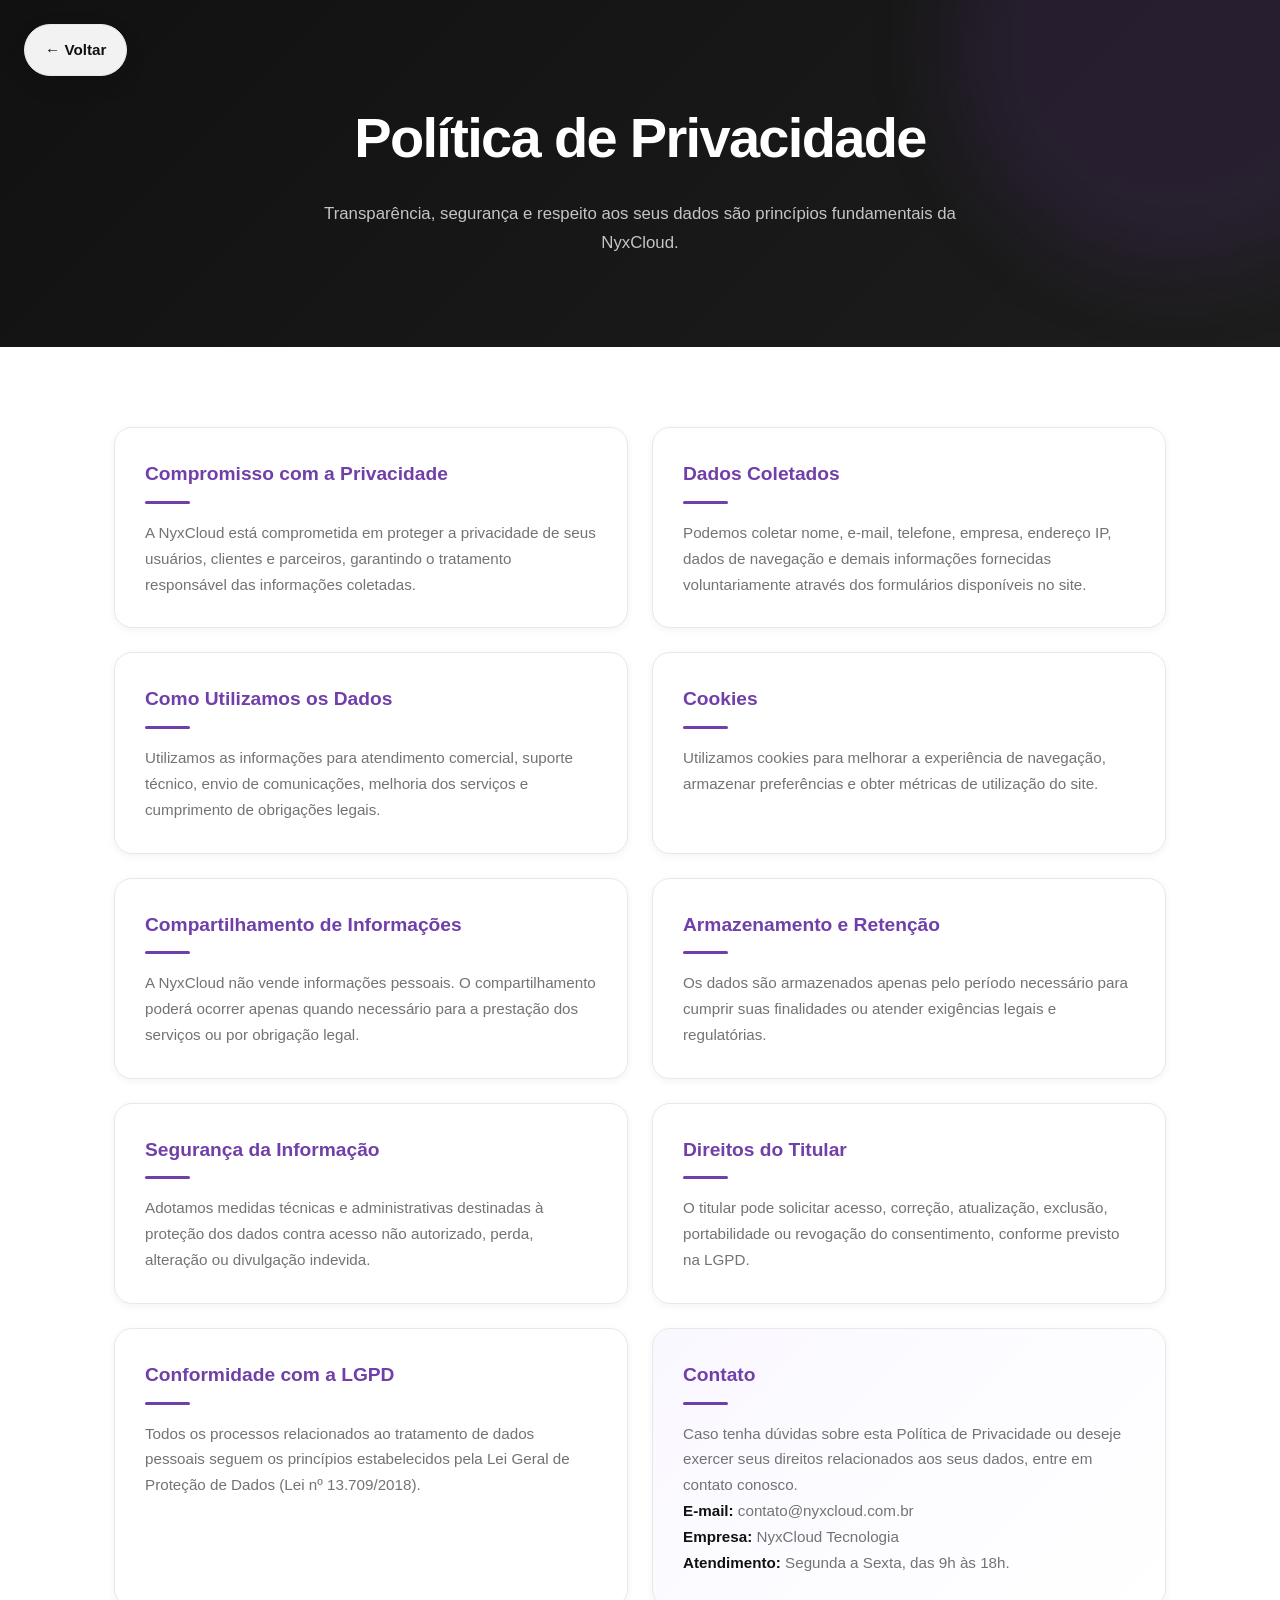
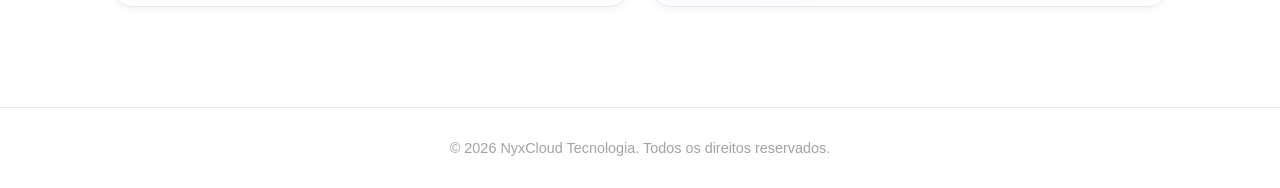
<file: privacidade.html>
<!DOCTYPE html>
<html lang="pt-BR">
<head>
<meta charset="UTF-8">
<meta name="viewport" content="width=device-width, initial-scale=1.0">

<title>Política de Privacidade - NyxCloud</title>

<meta name="description" content="Saiba como a NyxCloud coleta, utiliza, armazena e protege seus dados pessoais em conformidade com a LGPD.">

<link rel="stylesheet" href="assets/css/juridico.css">

</head>
<body>
    <a href="javascript:history.back()" class="btn-voltar">
    ← Voltar
</a>

<header>
    <h1>Política de Privacidade</h1>
    <p>
        Transparência, segurança e respeito aos seus dados são princípios
        fundamentais da NyxCloud.
    </p>
</header>

<div class="container">

    <div class="card">
        <h2>Compromisso com a Privacidade</h2>
        <p>
            A NyxCloud está comprometida em proteger a privacidade de seus
            usuários, clientes e parceiros, garantindo o tratamento
            responsável das informações coletadas.
        </p>
    </div>

    <div class="card">
        <h2>Dados Coletados</h2>
        <p>
            Podemos coletar nome, e-mail, telefone, empresa, endereço IP,
            dados de navegação e demais informações fornecidas
            voluntariamente através dos formulários disponíveis no site.
        </p>
    </div>

    <div class="card">
        <h2>Como Utilizamos os Dados</h2>
        <p>
            Utilizamos as informações para atendimento comercial,
            suporte técnico, envio de comunicações, melhoria dos serviços
            e cumprimento de obrigações legais.
        </p>
    </div>

    <div class="card">
        <h2>Cookies</h2>
        <p>
            Utilizamos cookies para melhorar a experiência de navegação,
            armazenar preferências e obter métricas de utilização
            do site.
        </p>
    </div>

    <div class="card">
        <h2>Compartilhamento de Informações</h2>
        <p>
            A NyxCloud não vende informações pessoais. O compartilhamento
            poderá ocorrer apenas quando necessário para a prestação dos
            serviços ou por obrigação legal.
        </p>
    </div>

    <div class="card">
        <h2>Armazenamento e Retenção</h2>
        <p>
            Os dados são armazenados apenas pelo período necessário para
            cumprir suas finalidades ou atender exigências legais e
            regulatórias.
        </p>
    </div>

    <div class="card">
        <h2>Segurança da Informação</h2>
        <p>
            Adotamos medidas técnicas e administrativas destinadas à
            proteção dos dados contra acesso não autorizado, perda,
            alteração ou divulgação indevida.
        </p>
    </div>

    <div class="card">
        <h2>Direitos do Titular</h2>
        <p>
            O titular pode solicitar acesso, correção, atualização,
            exclusão, portabilidade ou revogação do consentimento,
            conforme previsto na LGPD.
        </p>
    </div>

    <div class="card">
        <h2>Conformidade com a LGPD</h2>
        <p>
            Todos os processos relacionados ao tratamento de dados
            pessoais seguem os princípios estabelecidos pela Lei Geral de
            Proteção de Dados (Lei nº 13.709/2018).
        </p>
    </div>

    <div class="card destaque">
        <h2>Contato</h2>

        <p>
            Caso tenha dúvidas sobre esta Política de Privacidade ou
            deseje exercer seus direitos relacionados aos seus dados,
            entre em contato conosco.
        </p>

        <p><strong>E-mail:</strong> contato@nyxcloud.com.br</p>
        <p><strong>Empresa:</strong> NyxCloud Tecnologia</p>
        <p><strong>Atendimento:</strong> Segunda a Sexta, das 9h às 18h.</p>
    </div>

</div>

<footer>
    © 2026 NyxCloud Tecnologia. Todos os direitos reservados.
</footer>

</body>
</html>
</file>
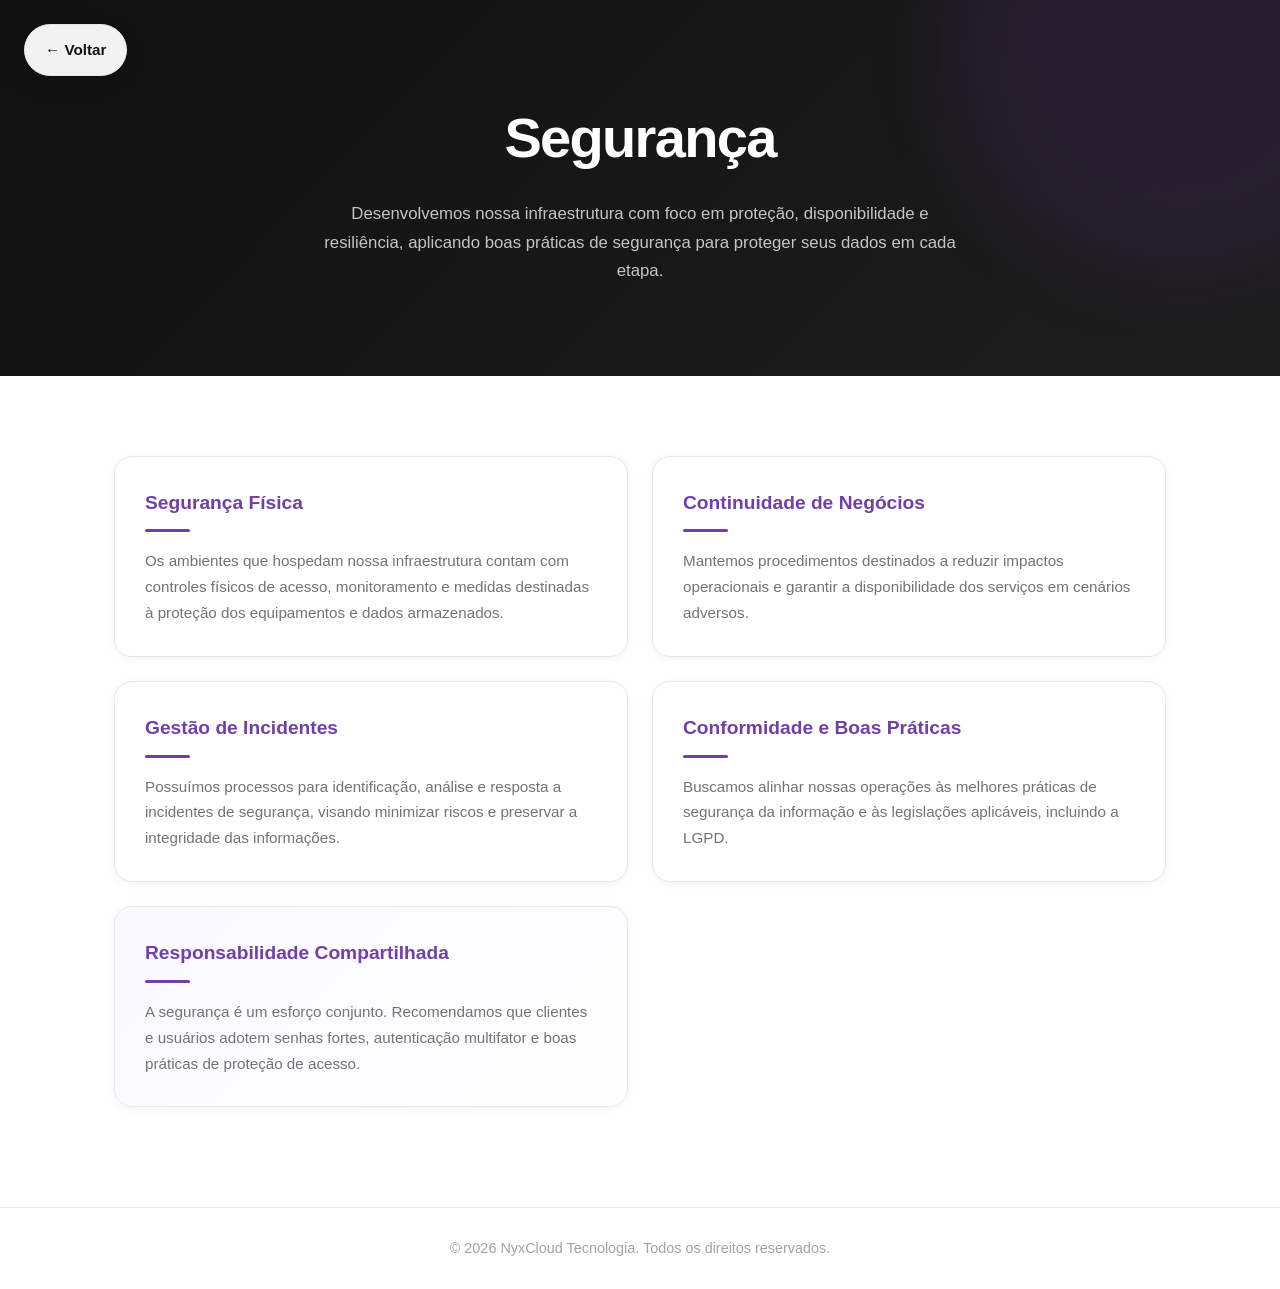
<file: seguranca.html>
<!DOCTYPE html>
<html lang="pt-BR">
<head>
<meta charset="UTF-8">
<meta name="viewport" content="width=device-width, initial-scale=1.0">

<title>Segurança - NyxCloud</title>

<meta name="description" content="Saiba como a NyxCloud coleta, utiliza, armazena e protege seus dados pessoais em conformidade com a LGPD.">

<link rel="stylesheet" href="assets/css/juridico.css">

</head>
<body>
    <a href="javascript:history.back()" class="btn-voltar">
    ← Voltar
</a>

<header>
    <h1>Segurança</h1>
    <p>
        Desenvolvemos nossa infraestrutura com foco em proteção, disponibilidade
        e resiliência, aplicando boas práticas de segurança para proteger seus
        dados em cada etapa.
    </p>
</header>

<div class="container">

   <div class="card">
    <h2>Segurança Física</h2>
    <p>
        Os ambientes que hospedam nossa infraestrutura contam com
        controles físicos de acesso, monitoramento e medidas destinadas
        à proteção dos equipamentos e dados armazenados.
    </p>
</div>

<div class="card">
    <h2>Continuidade de Negócios</h2>
    <p>
        Mantemos procedimentos destinados a reduzir impactos operacionais
        e garantir a disponibilidade dos serviços em cenários adversos.
    </p>
</div>

<div class="card">
    <h2>Gestão de Incidentes</h2>
    <p>
        Possuímos processos para identificação, análise e resposta a
        incidentes de segurança, visando minimizar riscos e preservar a
        integridade das informações.
    </p>
</div>

<div class="card">
    <h2>Conformidade e Boas Práticas</h2>
    <p>
        Buscamos alinhar nossas operações às melhores práticas de
        segurança da informação e às legislações aplicáveis, incluindo
        a LGPD.
    </p>
</div>

<div class="card">
    <h2>Responsabilidade Compartilhada</h2>
    <p>
        A segurança é um esforço conjunto. Recomendamos que clientes e
        usuários adotem senhas fortes, autenticação multifator e boas
        práticas de proteção de acesso.
    </p>
</div>

</div>

<footer>
    © 2026 NyxCloud Tecnologia. Todos os direitos reservados.
</footer>

</body>
</html>
</file>
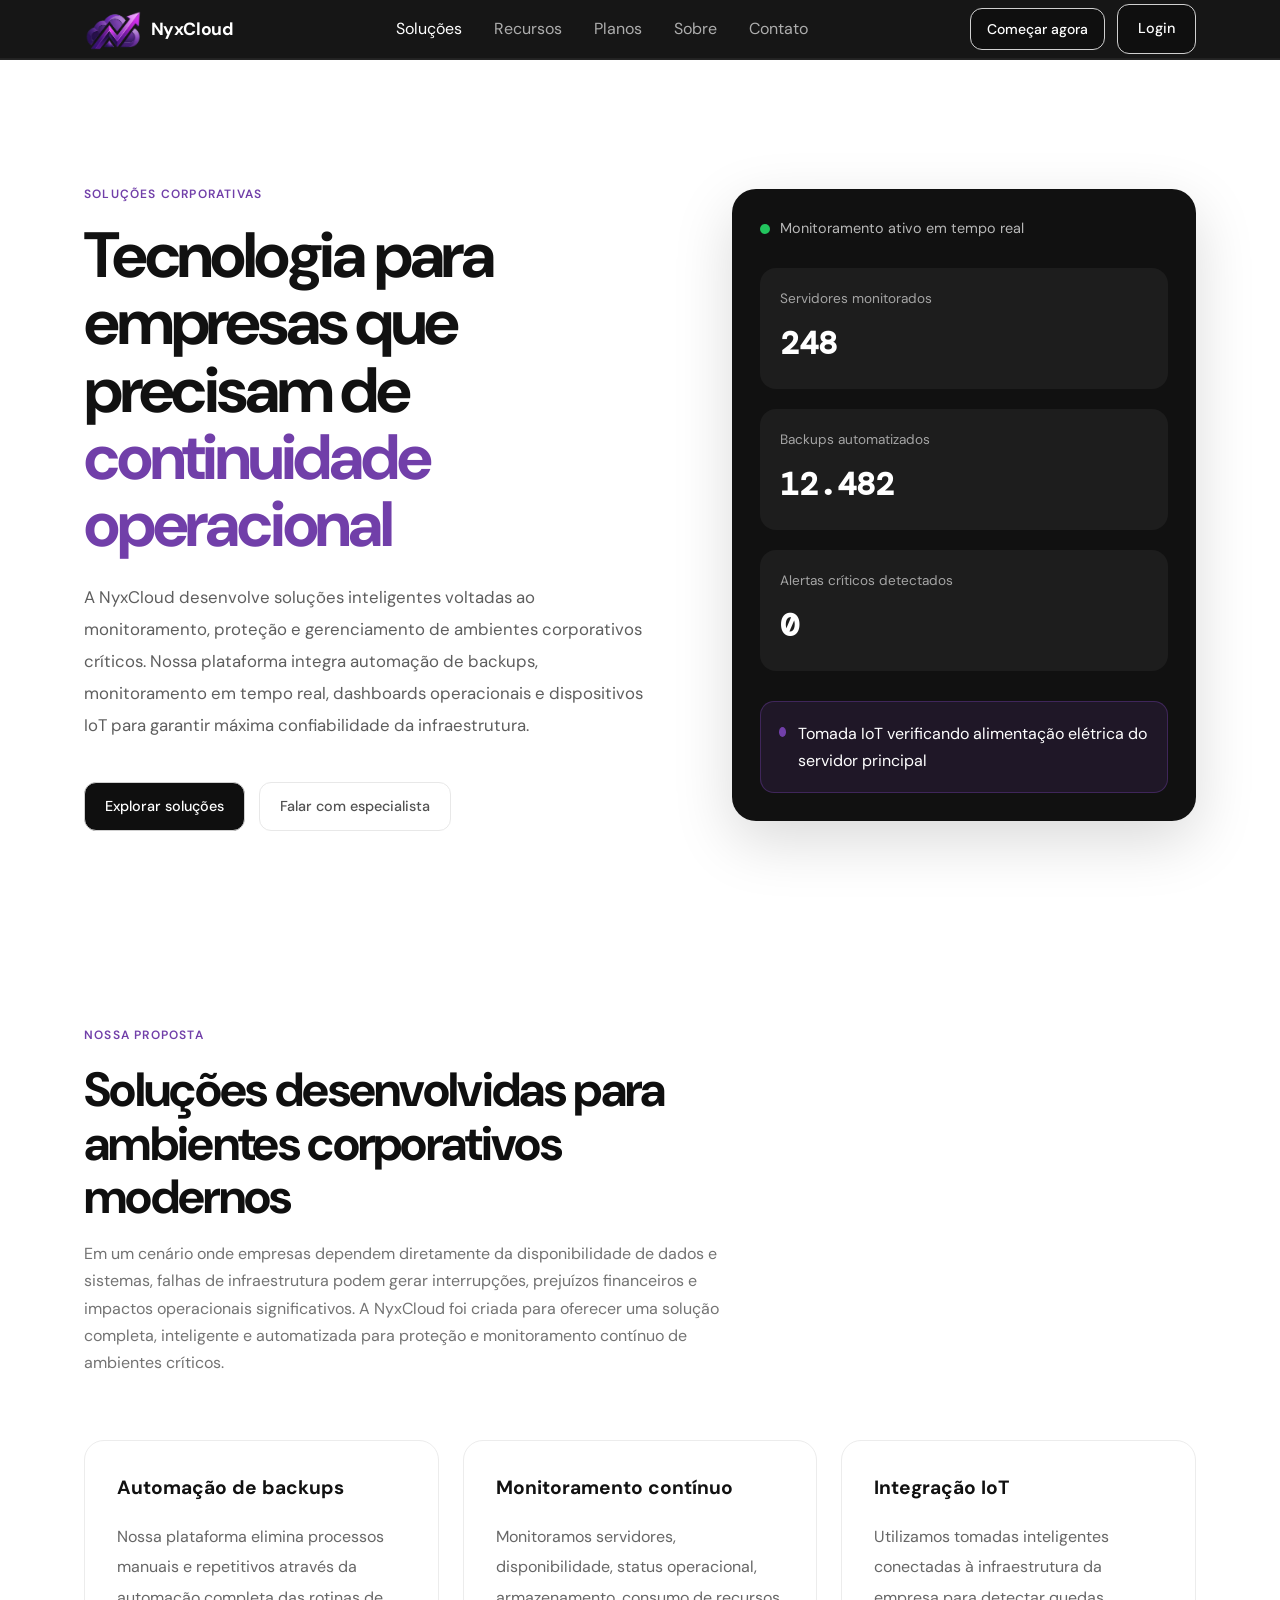
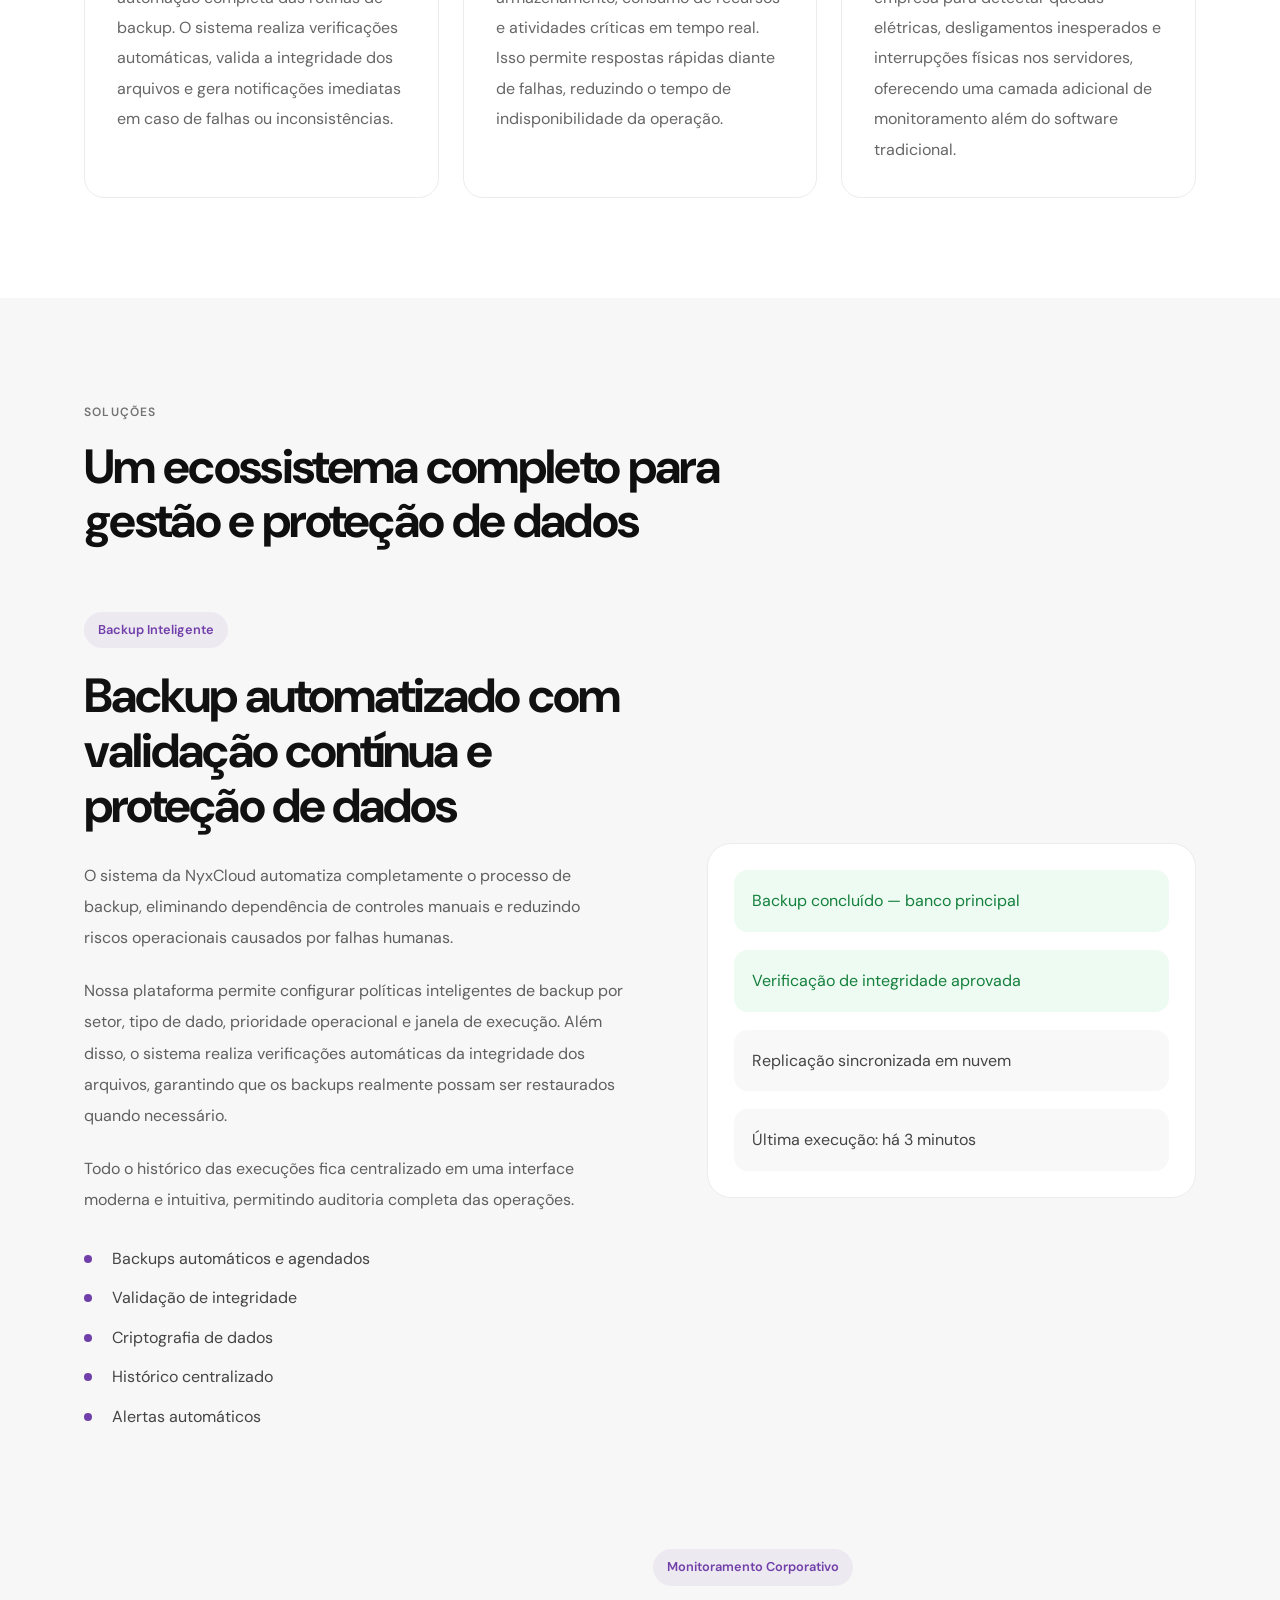
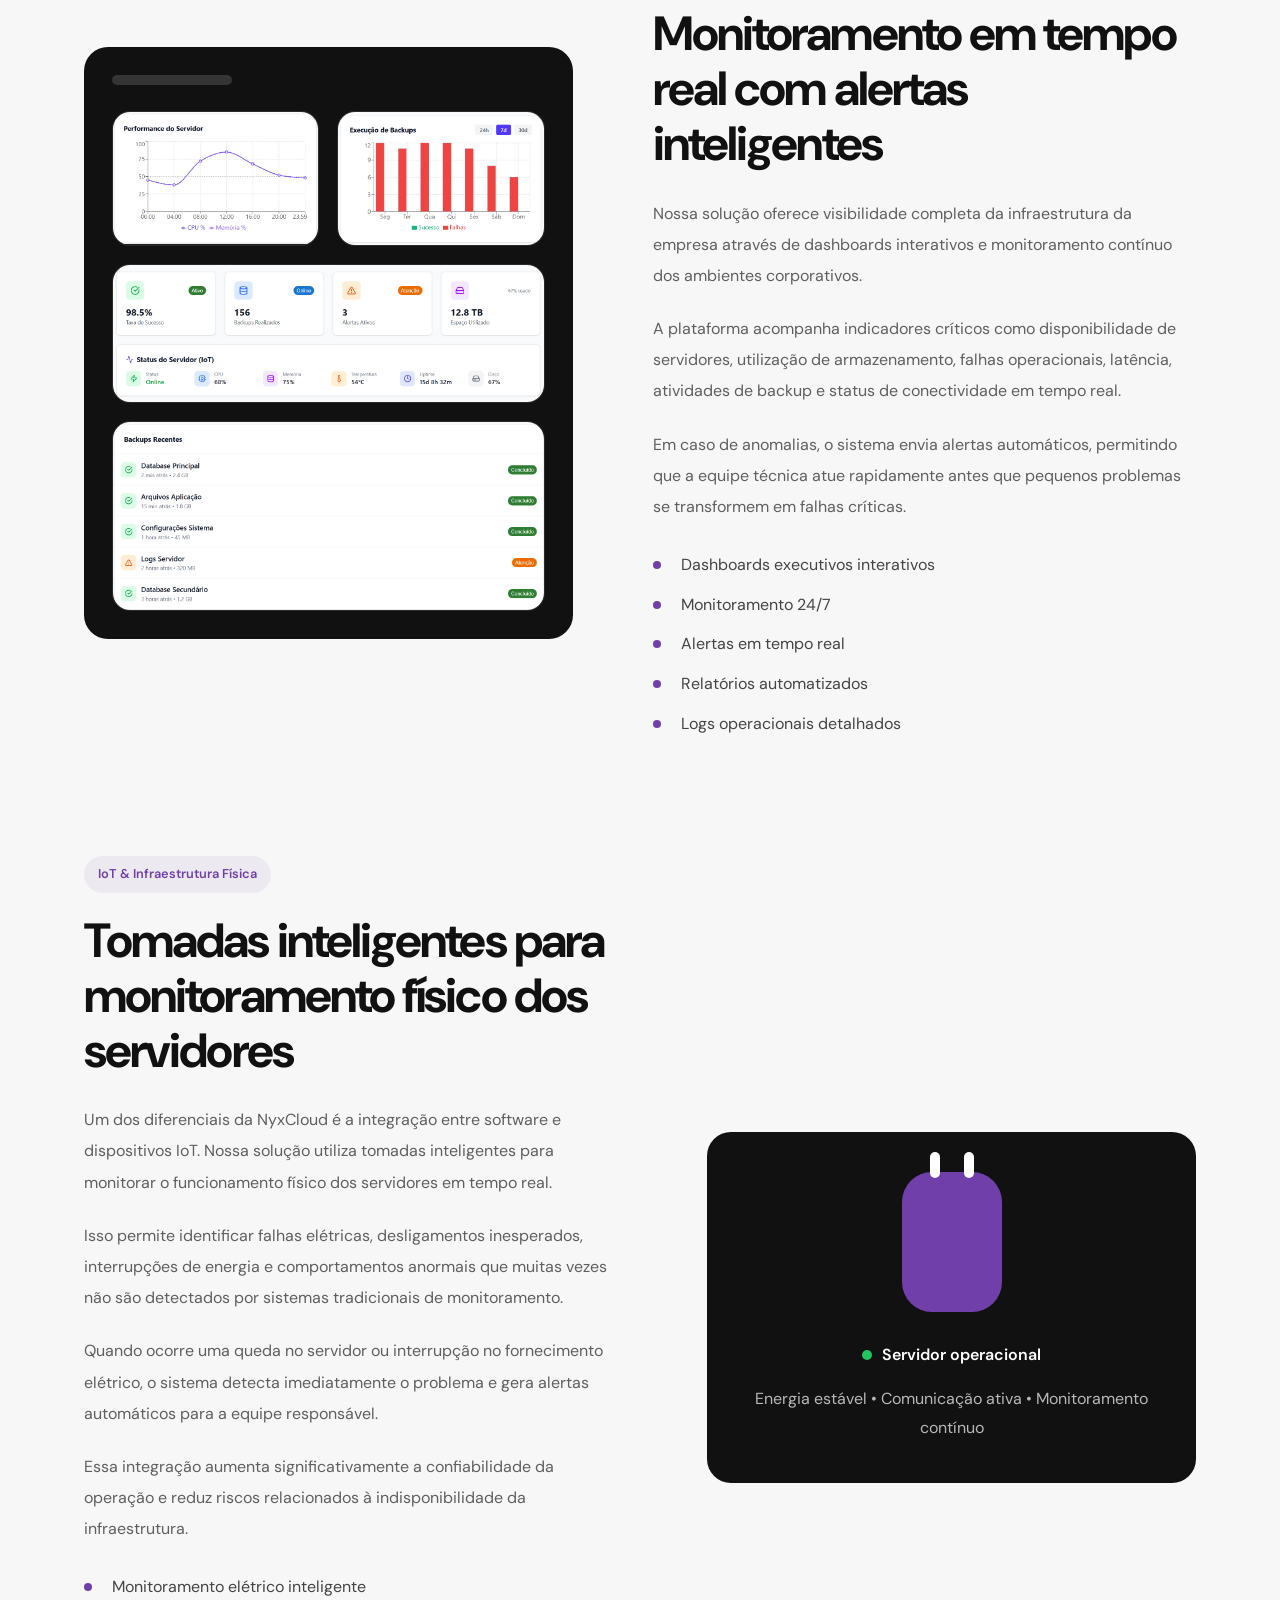
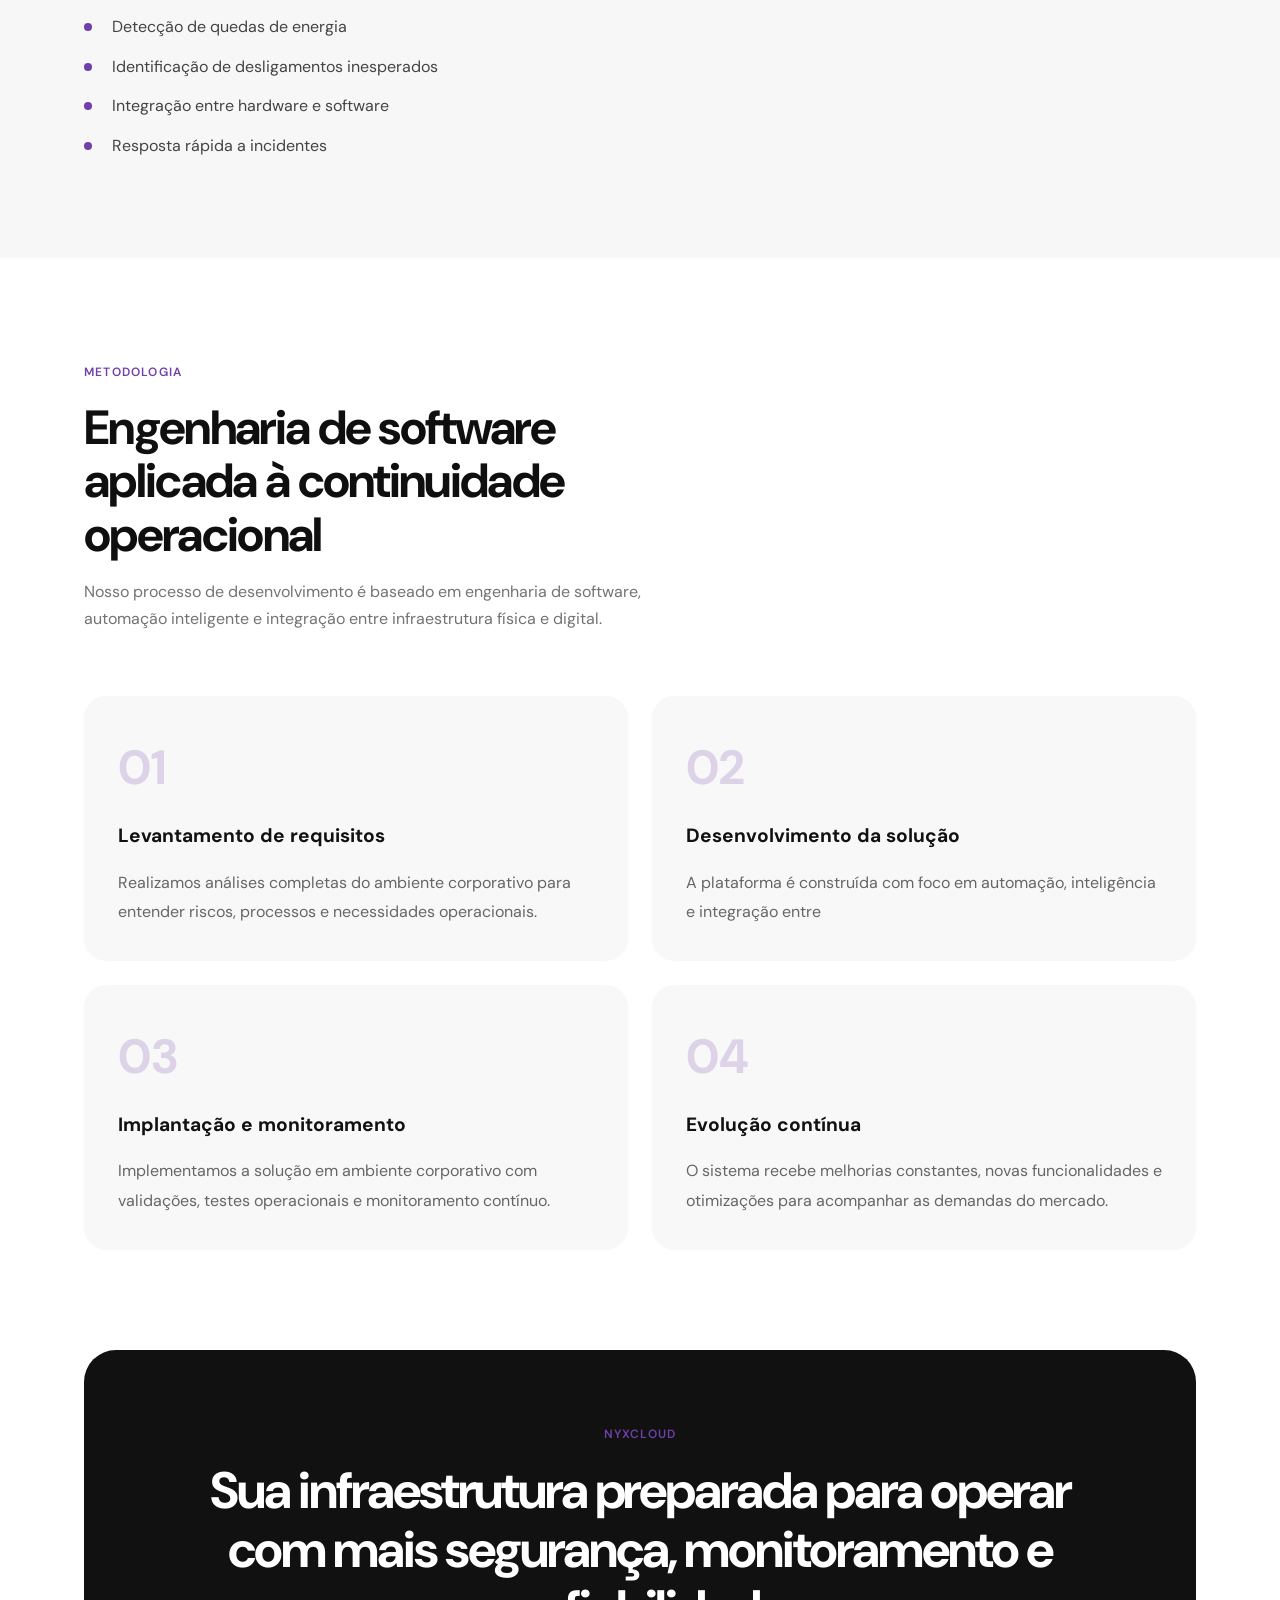
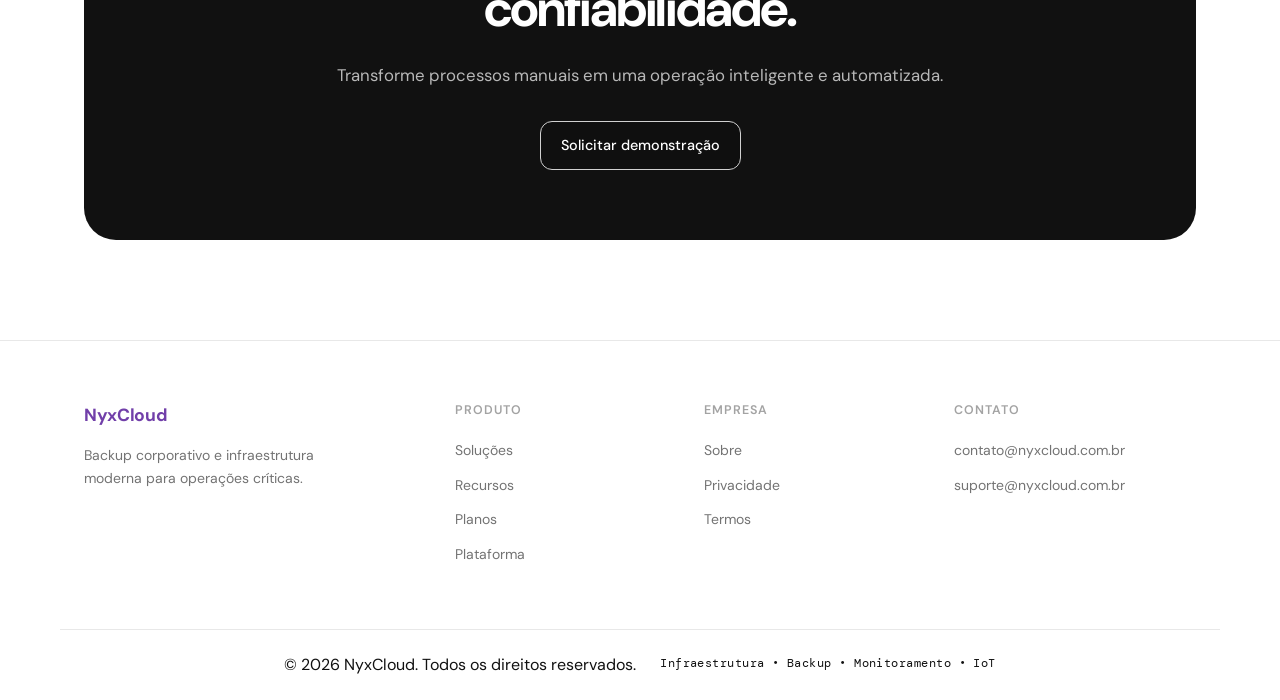
<file: solucoes.html>
<!DOCTYPE html>
<html lang="pt-BR">
<head>
  <meta charset="UTF-8" />
  <meta name="viewport" content="width=device-width, initial-scale=1.0" />

  <title>NyxCloud — Soluções Corporativas</title>

  <link rel="preconnect" href="https://fonts.googleapis.com">
  <link rel="preconnect" href="https://fonts.gstatic.com" crossorigin>

  <link href="https://fonts.googleapis.com/css2?family=DM+Sans:wght@300;400;500;600;700&family=DM+Mono:wght@400;500&display=swap" rel="stylesheet">

  <link rel="stylesheet" href="assets/css/style.css">
  <link rel="stylesheet" href="assets/css/solucoes.css">
  <link rel="icon" type="image/x-icon" href="assets/img/fav.ico">
</head>
<body>

  <!-- HEADER -->
  <header class="header" id="header">
    <div class="container nav-container">

       <a href="index.html" class="logo">
        <img src="assets/img/icone.png" alt="imglogo"> NyxCloud
      </a>

      <nav class="nav" id="nav">
        <a href="solucoes.html" class="nav-active">Soluções</a>
        <a href="index.html#features">Recursos</a>
        <a href="index.html#pricing">Planos</a>
        <a href="about.html">Sobre</a>
        <a href="index.html#contact">Contato</a>
      </nav>

      <div class="nav-actions">
        <a href="index.html#contact" class="btn btn-primary btn-sm">
          Começar agora
        </a>
        <a href="back/index.php" class="btn btn-primary">Login</a>

        <button class="menu-toggle" id="menuToggle">
          <span></span>
          <span></span>
        </button>
      </div>

    </div>

    <div class="mobile-menu" id="mobileMenu">
      <a href="solucoes.html" class="nav-active-mobile">Soluções</a>
      <a href="index.html#features">Recursos</a>
      <a href="index.html#pricing">Planos</a>
      <a href="about.html">Sobre</a>
      <a href="index.html#contact">Contato</a>

      <a href="index.html#contact" class="btn btn-primary">
        Começar agora
      </a>
    </div>
  </header>

  <!-- HERO -->
  <section class="solutions-hero">
    <div class="container solutions-hero-grid">

      <div class="solutions-hero-content reveal">
        <span class="eyebrow" style="color: #713fa9;">Soluções corporativas</span>

        <h1>
          Tecnologia para empresas que precisam de
          <span>continuidade operacional</span>
        </h1>

        <p>
          A NyxCloud desenvolve soluções inteligentes voltadas ao monitoramento,
          proteção e gerenciamento de ambientes corporativos críticos. Nossa
          plataforma integra automação de backups, monitoramento em tempo real,
          dashboards operacionais e dispositivos IoT para garantir máxima
          confiabilidade da infraestrutura.
        </p>

        <div class="hero-actions">
          <a href="#solucoes" class="btn btn-primary">
            Explorar soluções
          </a>

          <a href="index.html#contact" class="btn btn-ghost">
            Falar com especialista
          </a>
        </div>
      </div>

      <div class="solutions-hero-card reveal">
        <div class="hero-card">
          <div class="hero-card-top">
            <span class="status-live"></span>
            Monitoramento ativo em tempo real
          </div>

          <div class="hero-card-body">

            <div class="hero-metric">
              <span>Servidores monitorados</span>
              <strong>248</strong>
            </div>

            <div class="hero-metric">
              <span>Backups automatizados</span>
              <strong>12.482</strong>
            </div>

            <div class="hero-metric">
              <span>Alertas críticos detectados</span>
              <strong>0</strong>
            </div>

            <div class="hero-card-alert">
              <div class="alert-dot"></div>
              Tomada IoT verificando alimentação elétrica do servidor principal
            </div>

          </div>
        </div>
      </div>

    </div>
  </section>

  <!-- INTRO -->
  <section class="section">
    <div class="container">

      <div class="section-header reveal">
        <span class="eyebrow" style="color: #713fa9;">Nossa proposta</span>

        <h2>
          Soluções desenvolvidas para ambientes corporativos modernos
        </h2>

        <p>
          Em um cenário onde empresas dependem diretamente da disponibilidade de
          dados e sistemas, falhas de infraestrutura podem gerar interrupções,
          prejuízos financeiros e impactos operacionais significativos. A
          NyxCloud foi criada para oferecer uma solução completa, inteligente e
          automatizada para proteção e monitoramento contínuo de ambientes
          críticos.
        </p>
      </div>

      <div class="intro-grid">

        <div class="intro-card reveal">
          <h3>Automação de backups</h3>

          <p>
            Nossa plataforma elimina processos manuais e repetitivos através da
            automação completa das rotinas de backup. O sistema realiza
            verificações automáticas, valida a integridade dos arquivos e gera
            notificações imediatas em caso de falhas ou inconsistências.
          </p>
        </div>

        <div class="intro-card reveal">
          <h3>Monitoramento contínuo</h3>

          <p>
            Monitoramos servidores, disponibilidade, status operacional,
            armazenamento, consumo de recursos e atividades críticas em tempo
            real. Isso permite respostas rápidas diante de falhas, reduzindo o
            tempo de indisponibilidade da operação.
          </p>
        </div>

        <div class="intro-card reveal">
          <h3>Integração IoT</h3>

          <p>
            Utilizamos tomadas inteligentes conectadas à infraestrutura da
            empresa para detectar quedas elétricas, desligamentos inesperados e
            interrupções físicas nos servidores, oferecendo uma camada adicional
            de monitoramento além do software tradicional.
          </p>
        </div>

      </div>

    </div>
  </section>

  <!-- SOLUÇÕES -->
  <section class="section section-muted" id="solucoes">
    <div class="container">

      <div class="section-header reveal">
        <span class="eyebrow">Soluções</span>

        <h2>
          Um ecossistema completo para gestão e proteção de dados
        </h2>
      </div>

      <!-- BACKUP -->
      <div class="solution-detail reveal" id="backup">

        <div class="solution-detail-text">
          <span class="solution-tag" >Backup Inteligente</span>

          <h3>
            Backup automatizado com validação contínua e proteção de dados
          </h3>

          <p>
            O sistema da NyxCloud automatiza completamente o processo de backup,
            eliminando dependência de controles manuais e reduzindo riscos
            operacionais causados por falhas humanas.
          </p>

          <p>
            Nossa plataforma permite configurar políticas inteligentes de backup
            por setor, tipo de dado, prioridade operacional e janela de
            execução. Além disso, o sistema realiza verificações automáticas da
            integridade dos arquivos, garantindo que os backups realmente possam
            ser restaurados quando necessário.
          </p>

          <p>
            Todo o histórico das execuções fica centralizado em uma interface
            moderna e intuitiva, permitindo auditoria completa das operações.
          </p>

          <ul class="solution-list">
            <li>Backups automáticos e agendados</li>
            <li>Validação de integridade</li>
            <li>Criptografia de dados</li>
            <li>Histórico centralizado</li>
            <li>Alertas automáticos</li>
          </ul>
        </div>

        <div class="solution-visual">
          <div class="visual-card">
            <div class="visual-line success">
              Backup concluído — banco principal
            </div>

            <div class="visual-line success">
              Verificação de integridade aprovada
            </div>

            <div class="visual-line">
              Replicação sincronizada em nuvem
            </div>

            <div class="visual-line">
              Última execução: há 3 minutos
            </div>
          </div>
        </div>

      </div>

      <!-- MONITORAMENTO -->
      <div class="solution-detail reverse reveal" id="monitoramento">

        <div class="solution-visual">
          <div class="dashboard-preview">
            <div class="dashboard-bar"></div>

            <div class="dashboard-grid">
              <div class="dashboard-box"><img src="assets/img/Captura de tela 2026-05-29 102207.png" alt=""></div>
              <div class="dashboard-box"><img src="assets/img/Captura de tela 2026-05-29 102141.png" alt=""></div>
              <div class="dashboard-chart"><img src="assets/img/Captura de tela 2026-05-29 101810.png" alt=""></div>
              <div class="dashboard-chart"><img src="assets/img/Captura de tela 2026-05-29 102235.png" alt=""></div>
            </div>
          </div>
        </div>

        <div class="solution-detail-text">
          <span class="solution-tag">Monitoramento Corporativo</span>

          <h3>
            Monitoramento em tempo real com alertas inteligentes
          </h3>

          <p>
            Nossa solução oferece visibilidade completa da infraestrutura da
            empresa através de dashboards interativos e monitoramento contínuo
            dos ambientes corporativos.
          </p>

          <p>
            A plataforma acompanha indicadores críticos como disponibilidade de
            servidores, utilização de armazenamento, falhas operacionais,
            latência, atividades de backup e status de conectividade em tempo
            real.
          </p>

          <p>
            Em caso de anomalias, o sistema envia alertas automáticos,
            permitindo que a equipe técnica atue rapidamente antes que pequenos
            problemas se transformem em falhas críticas.
          </p>

          <ul class="solution-list">
            <li>Dashboards executivos interativos</li>
            <li>Monitoramento 24/7</li>
            <li>Alertas em tempo real</li>
            <li>Relatórios automatizados</li>
            <li>Logs operacionais detalhados</li>
          </ul>
        </div>

      </div>

      <!-- IOT -->
      <div class="solution-detail reveal" id="iot">

        <div class="solution-detail-text">
          <span class="solution-tag">IoT & Infraestrutura Física</span>

          <h3>
            Tomadas inteligentes para monitoramento físico dos servidores
          </h3>

          <p>
            Um dos diferenciais da NyxCloud é a integração entre software e
            dispositivos IoT. Nossa solução utiliza tomadas inteligentes para
            monitorar o funcionamento físico dos servidores em tempo real.
          </p>

          <p>
            Isso permite identificar falhas elétricas, desligamentos
            inesperados, interrupções de energia e comportamentos anormais que
            muitas vezes não são detectados por sistemas tradicionais de
            monitoramento.
          </p>

          <p>
            Quando ocorre uma queda no servidor ou interrupção no fornecimento
            elétrico, o sistema detecta imediatamente o problema e gera alertas
            automáticos para a equipe responsável.
          </p>

          <p>
            Essa integração aumenta significativamente a confiabilidade da
            operação e reduz riscos relacionados à indisponibilidade da
            infraestrutura.
          </p>

          <ul class="solution-list">
            <li>Monitoramento elétrico inteligente</li>
            <li>Detecção de quedas de energia</li>
            <li>Identificação de desligamentos inesperados</li>
            <li>Integração entre hardware e software</li>
            <li>Resposta rápida a incidentes</li>
          </ul>
        </div>

        <div class="solution-visual">
          <div class="iot-card">
            <div class="iot-plug"></div>

            <div class="iot-status">
              <span class="iot-dot"></span>
              Servidor operacional
            </div>

            <p>
              Energia estável • Comunicação ativa • Monitoramento contínuo
            </p>
          </div>
        </div>

      </div>

    </div>
  </section>

  <!-- METODOLOGIA -->
  <section class="section">
    <div class="container">

      <div class="section-header reveal">
        <span class="eyebrow" style="color: #713fa9;">Metodologia</span>

        <h2>
          Engenharia de software aplicada à continuidade operacional
        </h2>

        <p>
          Nosso processo de desenvolvimento é baseado em engenharia de software,
          automação inteligente e integração entre infraestrutura física e
          digital.
        </p>
      </div>

      <div class="method-grid">

        <div class="method-card reveal">
          <span>01</span>
          <h3>Levantamento de requisitos</h3>

          <p>
            Realizamos análises completas do ambiente corporativo para entender
            riscos, processos e necessidades operacionais.
          </p>
        </div>

        <div class="method-card reveal">
          <span>02</span>
          <h3>Desenvolvimento da solução</h3>

          <p>
            A plataforma é construída com foco em automação, inteligência e integração entre
          </p>
        </div>

        <div class="method-card reveal">
          <span>03</span>
          <h3>Implantação e monitoramento</h3>

          <p>
            Implementamos a solução em ambiente corporativo com validações,
            testes operacionais e monitoramento contínuo.
          </p>
        </div>

        <div class="method-card reveal">
          <span>04</span>
          <h3>Evolução contínua</h3>

          <p>
            O sistema recebe melhorias constantes, novas funcionalidades e
            otimizações para acompanhar as demandas do mercado.
          </p>
        </div>

      </div>

    </div>
  </section>

  <!-- CTA -->
  <section class="solutions-cta">
    <div class="container">

      <div class="cta-box reveal">
        <span class="eyebrow" style="color: #713fa9;">NyxCloud</span>

        <h2>
          Sua infraestrutura preparada para operar com mais segurança,
          monitoramento e confiabilidade.
        </h2>

        <p>
          Transforme processos manuais em uma operação inteligente e automatizada.
        </p>

        <a href="index.html#contact" class="btn btn-primary">
          Solicitar demonstração
        </a>
      </div>

    </div>
  </section>

  <!-- FOOTER -->
  <footer class="footer">
    <div class="container footer-grid">

      <div class="footer-brand">
        <a href="index.html" class="logo logo-footer" >
          NyxCloud
        </a>

        <p>
          Backup corporativo e infraestrutura moderna para operações críticas.
        </p>
      </div>

      <div class="footer-col">
        <h5>Produto</h5>

        <a href="solucoes.html">Soluções</a>
        <a href="index.html#features">Recursos</a>
        <a href="index.html#pricing">Planos</a>
        <a href="index.html#dashboard">Plataforma</a>
      </div>

      <div class="footer-col">
        <h5>Empresa</h5>

        <a href="about.html">Sobre</a>
        <a href="privacidade.html">Privacidade</a>
        <a href="juridico.html">Termos</a>
        
      </div>

      <div class="footer-col">
        <h5>Contato</h5>

        <a href="#">contato@nyxcloud.com.br</a>
        <a href="#">suporte@nyxcloud.com.br</a>
      </div>

    </div>

    <div class="container footer-bottom">
      <span>
        © 2026 NyxCloud. Todos os direitos reservados.
      </span>

      <span class="footer-cert">
        Infraestrutura • Backup • Monitoramento • IoT
      </span>
    </div>
  </footer>

  <script src="assets/js/solucoes.js"></script>

</body>
</html>
</file>
<file: assets/css/style.css>
/* ============================================
   NYXCLOUD — style.css
   Premium SaaS · Monochromatic · Production
   ============================================ */

/* ============================================
   RESET & BASE
============================================ */


*, *::before, *::after {
  margin: 0;
  padding: 0;
  box-sizing: border-box;
}

html {
  scroll-behavior: smooth;
  -webkit-text-size-adjust: 100%;
}

body {
  font-family: "DM Sans", system-ui, sans-serif;
  background: #ffffff;
  color: #111111;
  line-height: 1.6;
  overflow-x: hidden;
  -webkit-font-smoothing: antialiased;
}


img, svg {
  display: block;
  max-width: 100%;
}

a {
  text-decoration: none;
  color: inherit;
}

button, input, textarea, select {
  font-family: inherit;
  font-size: inherit;
}

/* ============================================
   DESIGN TOKENS
============================================ */

:root {
  /* Colors */
  --ink:         #0f0f0f;
  --ink-soft:    #1a1a1a;
  --white:       #ffffff;

  --gray-50:     #f7f7f7;
  --gray-100:    #f2f2f2;
  --gray-200:    #e8e8e8;
  --gray-300:    #d4d4d4;
  --gray-400:    #a3a3a3;
  --gray-500:    #737373;
  --gray-600:    #525252;

  /* Borders */
  --border:         1px solid #e8e8e8;
  --border-dark:    1px solid #d0d0d0;

  /* Radius */
  --r-sm:    8px;
  --r-md:    12px;
  --r-lg:    16px;
  --r-xl:    20px;

  /* Shadows */
  --shadow-xs:  0 1px 3px rgba(0,0,0,0.05);
  --shadow-sm:  0 2px 8px rgba(0,0,0,0.06), 0 1px 3px rgba(0,0,0,0.04);
  --shadow-md:  0 8px 24px rgba(0,0,0,0.07), 0 2px 6px rgba(0,0,0,0.04);

  /* Layout */
  --max-w:   1160px;
  --pad-x:   24px;

  /* Section spacing */
  --section-y:     100px;
  --section-y-sm:  64px;
}

/* ============================================
   LAYOUT UTILITIES
============================================ */

.container {
  width: 100%;
  max-width: var(--max-w);
  margin: 0 auto;
  padding: 0 var(--pad-x);
}

.section {
  padding: var(--section-y) 0;
}

.section-muted {
  background: var(--gray-50);
}

.w-full {
  width: 100%;
}

/* ============================================
   TYPOGRAPHY
============================================ */

.eyebrow {
  display: inline-block;
  font-size: 0.75rem;
  font-weight: 600;
  letter-spacing: 0.1em;
  text-transform: uppercase;
  color: var(--gray-500);
  margin-bottom: 18px;
}

.section-header {
  max-width: 640px;
  margin-bottom: 64px;
}

.section-header h2 {
  font-size: clamp(1.9rem, 4vw, 3rem);
  font-weight: 700;
  line-height: 1.12;
  letter-spacing: -0.035em;
  margin-bottom: 16px;
  color: var(--ink);
}

.section-header p {
  font-size: 1rem;
  color: var(--gray-500);
  line-height: 1.7;
}

/* ============================================
   BUTTONS
============================================ */

.btn {
  display: inline-flex;
  align-items: center;
  justify-content: center;
  gap: 8px;
  padding: 12px 20px;
  border-radius: var(--r-md);
  font-size: 0.9rem;
  font-weight: 500;
  cursor: pointer;
  border: none;
  transition: background 0.2s ease, opacity 0.2s ease, color 0.2s ease;
  white-space: nowrap;
}

.btn-sm {
  padding: 9px 16px;
  font-size: 0.875rem;
}

.btn-primary {
  background: var(--ink);
  color: var(--white);
  border: var(--border-dark);
}

.btn-primary:hover {
  background: #713fa9;
  opacity: 0.88;
}

.btn-outline {
  background: transparent;
  color: var(--ink);
  border: var(--border-dark);
}

.btn-outline:hover {
  background: var(--gray-100);
}

.btn-ghost {
  background: transparent;
  color: var(--gray-600);
  border: var(--border);
}

.btn-ghost:hover {
  background: #713fa9;;
  color: var(--white);
}

/* ============================================
   HEADER
============================================ */

.header {
  position: sticky;
  top: 0;
  z-index: 100;
  background: rgba(15, 15, 15, 0.97);
  backdrop-filter: blur(12px);
  -webkit-backdrop-filter: blur(12px);
  border-bottom: 1px solid rgba(255,255,255,0.07);
}

.nav-container {
  height: 58px;
  display: flex;
  align-items: center;
  justify-content: space-between;
  gap: 40px;
}

.logo {
  display: flex;
  align-items: center;
  gap: 8px;
  color: var(--white);
  font-size: 1.1rem;
  font-weight: 700;
  letter-spacing: -0.02em;
  flex-shrink: 0;
}

.logo svg {
  color: var(--white);
}

.nav {
  display: flex;
  align-items: center;
  gap: 32px;
  flex: 1;
  justify-content: center;
}

.nav a {
  position: relative;
  display: inline-block;
  color: rgba(255,255,255,0.65);
}

.nav a::after {
  content: "";
  position: absolute;
  left: 0;
  bottom: -18px; /* ajuste se necessário */
  width: 100%;
  height: 2px;
  background: #713fa9;
  transform: scaleX(0);
  transition: transform 0.3s ease;
}

.nav a:hover::after {
  transform: scaleX(1);
}
.nav-actions {
  display: flex;
  align-items: center;
  gap: 12px;
  flex-shrink: 0;
}

/* Menu Toggle */
.menu-toggle {
  display: none;
  flex-direction: column;
  justify-content: center;
  gap: 5px;
  background: transparent;
  border: none;
  cursor: pointer;
  padding: 4px;
}

.menu-toggle span {
  width: 22px;
  height: 1.5px;
  background: var(--white);
  transition: transform 0.2s ease, opacity 0.2s ease;
  display: block;
}

/* Mobile Menu */
.mobile-menu {
  display: flex;
  flex-direction: column;
  gap: 0;
  background: #111111;
  border-top: 1px solid rgba(255,255,255,0.07);
  padding: 0 var(--pad-x);
  max-height: 0;
  overflow: hidden;
  transition: max-height 0.35s ease, padding 0.35s ease;
}

.mobile-menu.active {
  max-height: 420px;
  padding: 20px var(--pad-x) 28px;
  gap: 4px;
}

.mobile-menu a {
  color: rgba(255,255,255,0.75);
  font-size: 0.95rem;
  padding: 11px 0;
  border-bottom: 1px solid rgba(255,255,255,0.06);
  transition: color 0.2s ease;
}

.mobile-menu a:last-child {
  border-bottom: none;
  margin-top: 16px;
}

.mobile-menu .btn {
  display: flex;
  width: 100%;
}

/* ============================================
   HERO
============================================ */
.hero {
    padding-top: 90px;
    padding-bottom: 100px;
    overflow: hidden;
}

.hero-grid{
    display: grid;
    grid-template-columns: 0.9fr 1.4fr;
    gap: 30px;
    align-items: center;
}

.hero-content h1{
    font-size: clamp(2.5rem,5vw,4.2rem);
    line-height:1.05;
    letter-spacing:-0.04em;
    margin-bottom:24px;
}

.hero-content p{
    max-width:520px;
    font-size:1.05rem;
    color:#6b7280;
    margin-bottom:36px;
}

.hero-actions{
    display:flex;
    gap:14px;
}

.hero-image{
    position: relative;

    display: flex;
    justify-content: center;
    align-items: center;

    overflow: visible;
}

.hero-image img{

    width: 115%;          /* antes era 140% */

    max-width: 800px;     /* limita um pouco */

    margin-right: -80px;  /* antes era -180px */

    object-fit: contain;

    filter:
        drop-shadow(
            0 30px 60px
            rgba(0,0,0,.15)
        );

    animation: none;
    transform: none;
}

.hero-image-bg{

    position: absolute;

    width: 650px;         /* antes era 900px */
    height: 650px;

    background:
        radial-gradient(
            circle,
            rgba(113,63,169,.15),
            transparent 70%
        );

    filter: blur(80px);

    z-index: -1;
}

@keyframes float{

    0%,100%{
        transform:translateY(0);
    }

    50%{
        transform:translateY(-12px);
    }

}
/* ==========================
   TELAS GRANDES (4K e ultrawide)
========================== */

@media (min-width: 1600px){

    .hero-grid{
        grid-template-columns: .8fr 1.5fr;
    }

    .hero-image img{
        width: 125%;
        max-width: 950px;

        margin-right: -120px;
    }

}


/* ==========================
   NOTEBOOK E TABLET GRANDE
========================== */

@media (max-width: 1200px){

    .hero-grid{

        grid-template-columns: 1fr 1.2fr;

        gap: 30px;
    }

    .hero-image img{

        width: 110%;

        max-width: 700px;

        margin-right: -50px;

    }

    .hero-image-bg{

        width: 600px;
        height: 600px;

    }

}


/* ==========================
   TABLETS
========================== */

@media (max-width: 992px){

    .hero-grid{

        grid-template-columns: 1fr;

        text-align:center;

        gap:50px;

    }

    .hero-content{

        max-width:700px;

        margin:auto;

    }

    .hero-content p{

        max-width:600px;

        margin:auto auto 36px;

    }

    .hero-actions{

        justify-content:center;

    }

    .hero-image{

        justify-content:center;

    }

    .hero-image img{

        width:100%;

        max-width:650px;

        margin-right:0;

    }

    .hero-image-bg{

        width:550px;
        height:550px;

    }

}


/* ==========================
   CELULARES
========================== */

@media (max-width:768px){

    .hero{

        padding-top:60px;

        padding-bottom:70px;

    }

    .hero-grid{

        gap:40px;

    }

    .hero-content h1{

        font-size:clamp(
            2.2rem,
            8vw,
            3.2rem
        );

    }

    .hero-content p{

        font-size:.95rem;

        padding:0 10px;

    }

    .hero-actions{

        flex-direction:column;

        width:100%;

    }

    .hero-actions .btn{

        width:100%;

    }

    .hero-image img{

        width:100%;

        max-width:500px;

    }

    .hero-image-bg{

        width:400px;

        height:400px;

        filter:blur(70px);

    }

}


/* ==========================
   CELULARES PEQUENOS
========================== */

@media (max-width:480px){

    .hero-content h1{

        font-size:2rem;

    }

    .hero-content p{

        font-size:.9rem;

    }

    .hero-image img{

        max-width:380px;

    }

    .hero-image-bg{

        width:300px;

        height:300px;

    }

}

/* ============================================
   HERO DASHBOARD WINDOW
============================================ */

.hero-visual {
  position: relative;
}

.dash-window {
  background: var(--white);
  border: var(--border);
  border-radius: var(--r-xl);
  box-shadow: var(--shadow-md);
  overflow: hidden;
}

.dash-bar {
  display: flex;
  align-items: center;
  gap: 12px;
  padding: 14px 18px;
  border-bottom: var(--border);
  background: var(--gray-50);
}

.dash-dots {
  display: flex;
  gap: 5px;
}

.dash-dots span {
  width: 9px;
  height: 9px;
  border-radius: 50%;
  background: #713fa9;
}

.dash-label {
  font-size: 0.8rem;
  font-weight: 500;
  color: var(--gray-500);
  flex: 1;
  text-align: center;
}

.dash-status {
  display: flex;
  align-items: center;
  gap: 6px;
  font-size: 0.75rem;
  color: var(--gray-500);
  font-family: "DM Mono", monospace;
}

.dot-live {
  width: 6px;
  height: 6px;
  border-radius: 50%;
  background: #22c55e;
  display: inline-block;
  animation: pulse-live 2s ease infinite;
}

@keyframes pulse-live {
  0%, 100% { opacity: 1; }
  50% { opacity: 0.4; }
}

.dash-body {
  padding: 18px;
  display: flex;
  flex-direction: column;
  gap: 14px;
}

/* Metrics Row */
.dash-metrics {
  display: grid;
  grid-template-columns: repeat(3, 1fr);
  gap: 10px;
}

.dash-metric {
  background: var(--gray-150);
  border: var(--border);
  border-radius: var(--r-md);
  padding: 14px;
}

.metric-label {
  display: block;
  font-size: 0.72rem;
  color: var(--gray-400);
  margin-bottom: 6px;
  font-weight: 500;
}

.metric-value {
  display: block;
  font-size: 1.35rem;
  font-weight: 700;
  letter-spacing: -0.03em;
  color: var(--ink);
  margin-bottom: 8px;
  font-family: "DM Mono", monospace;
}

.metric-bar {
  height: 3px;
  background: var(--gray-200);
  border-radius: 99px;
}

.metric-fill {
  height: 100%;
  background: var(--ink);
  border-radius: 99px;
}

.metric-trend {
  font-size: 0.72rem;
  color: var(--gray-400);
  font-family: "DM Mono", monospace;
}

.metric-trend.up {
  color: #16a34a;
}

/* Chart */
.dash-chart-wrap {
  background: var(--gray-50);
  border: var(--border);
  border-radius: var(--r-md);
  padding: 16px;
}

.dash-chart-header {
  display: flex;
  justify-content: space-between;
  align-items: center;
  margin-bottom: 14px;
}

.dash-chart-header span {
  font-size: 0.78rem;
  font-weight: 500;
  color: var(--gray-600);
}

.chart-period {
  font-size: 0.72rem !important;
  color: var(--gray-400) !important;
  font-family: "DM Mono", monospace;
}

.dash-chart {
  height: 100px;
}

.chart-bars {
  height: 100%;
  display: flex;
  align-items: flex-end;
  gap: 6px;
}

.bar-col {
  flex: 1;
  display: flex;
  flex-direction: column;
  align-items: center;
  height: 100%;
  gap: 4px;
}

.bar {
  width: 100%;
  background: var(--gray-200);
  border-radius: 4px 4px 0 0;
  transition: background 0.2s;
  flex-shrink: 0;
}

.bar.active {
  background: var(--ink);
}

.bar-col span {
  font-size: 0.62rem;
  color: var(--gray-400);
  font-family: "DM Mono", monospace;
  white-space: nowrap;
}

/* Activity */
.dash-activity {
  background: var(--gray-50);
  border: var(--border);
  border-radius: var(--r-md);
  padding: 14px;
}

.activity-header {
  font-size: 0.78rem;
  font-weight: 500;
  color: var(--gray-600);
  margin-bottom: 12px;
}

.activity-item {
  display: flex;
  align-items: center;
  gap: 10px;
  padding: 7px 0;
  border-bottom: var(--border);
}

.activity-item:last-child {
  border-bottom: none;
  padding-bottom: 0;
}

.act-dot {
  width: 6px;
  height: 6px;
  border-radius: 50%;
  flex-shrink: 0;
}

.act-dot.success { background: #22c55e; }
.act-dot.pending { background: var(--gray-300); }

.act-text {
  font-size: 0.78rem;
  color: var(--gray-600);
  flex: 1;
}

.act-time {
  font-size: 0.7rem;
  color: var(--gray-400);
  font-family: "DM Mono", monospace;
  white-space: nowrap;
}

/* ============================================
   TRUST
============================================ */

.trust-section {
  padding: 56px 0;
  border-top: var(--border);
  border-bottom: var(--border);
}

.trust-label {
  text-align: center;
  font-size: 0.8rem;
  color: var(--gray-400);
  margin-bottom: 28px;
  font-weight: 400;
}

.trust-logos {
  display: flex;
  align-items: center;
  justify-content: center;
  gap: 48px;
  flex-wrap: wrap;
}

.trust-logos span {
  font-size: 0.95rem;
  font-weight: 600;
  color: var(--gray-300);
  letter-spacing: 0.01em;
  transition: color 0.2s ease;
}

.trust-logos span:hover {
  color: var(--gray-400);
}

/* ============================================
   SOLUTIONS
============================================ */

.solutions-grid {
  display: grid;
  grid-template-columns: repeat(3, 1fr);
  gap: 1px;
  background: var(--gray-200);
  border: var(--border);
  border-radius: var(--r-lg);
  overflow: hidden;
}

.solution-card {
  background: var(--white);
  padding: 36px 32px;
  transition: background 0.2s ease;
}

.solution-card:hover {
  background: var(--gray-50);
}

.icon-wrap {
  width: 40px;
  height: 40px;
  display: flex;
  align-items: center;
  justify-content: center;
  background: var(--gray-100);
  border-radius: var(--r-sm);
  margin-bottom: 22px;
  color: var(--gray-600);
}

.solution-card h3 {
  font-size: 1rem;
  font-weight: 600;
  color: var(--ink);
  margin-bottom: 10px;
  letter-spacing: -0.01em;
}

.solution-card p {
  font-size: 0.9rem;
  color: var(--gray-700);
  line-height: 1.65;
  margin-bottom: 20px;
}

.card-link {
  font-size: 0.82rem;
  font-weight: 500;
  color: #713fa9;
  transition: color 0.2s ease;
}

.card-link:hover {
  color: #5a2d7a;
}

/* ============================================
   FEATURES
============================================ */

.features-grid {
  display: grid;
  grid-template-columns: repeat(3, 1fr);
  gap: 0;
}

.feature-item {
  padding: 36px 32px;
  border-top: var(--border);
  border-right: var(--border);
}

.feature-item:nth-child(3n) {
  border-right: none;
}

.feature-item h3 {
  font-size: 0.95rem;
  font-weight: 600;
  color: var(--ink);
  margin-bottom: 10px;
  letter-spacing: -0.01em;
}

.feature-item p {
  font-size: 0.88rem;
  color: var(--gray-500);
  line-height: 1.65;
}

/* ============================================
   DASHBOARD PREVIEW SECTION
============================================ */

.dash-preview-section {
  display: grid;
  grid-template-columns: 1fr 1.1fr;
  gap: 80px;
  align-items: center;
}

.dash-preview-text h2 {
  font-size: clamp(1.8rem, 3.5vw, 2.6rem);
  font-weight: 700;
  line-height: 1.15;
  letter-spacing: -0.035em;
  margin-bottom: 18px;
  color: var(--ink);
}

.dash-preview-text p {
  font-size: 0.95rem;
  color: var(--gray-500);
  line-height: 1.75;
  margin-bottom: 32px;
}

.feature-list {
  list-style: none;
  display: flex;
  flex-direction: column;
  gap: 12px;
}

.feature-list li {
  display: flex;
  align-items: center;
  gap: 10px;
  font-size: 0.9rem;
  color: var(--gray-600);
}

.feature-list svg {
  flex-shrink: 0;
  color: var(--gray-400);
}

/* Preview Window */
.preview-window {
  background: var(--white);
  border: var(--border);
  border-radius: var(--r-xl);
  box-shadow: var(--shadow-md);
  overflow: hidden;
}

.preview-topbar {
  display: flex;
  align-items: center;
  justify-content: space-between;
  padding: 12px 18px;
  border-bottom: var(--border);
  background: var(--gray-50);
}

.preview-nav-items {
  display: flex;
  gap: 4px;
}

.pnav {
  font-size: 0.78rem;
  padding: 5px 10px;
  border-radius: var(--r-sm);
  color: var(--gray-400);
  cursor: pointer;
  font-weight: 500;
}

.pnav.active {
  background: var(--white);
  color: var(--ink);
  border: var(--border);
  box-shadow: var(--shadow-xs);
}

.preview-time {
  font-size: 0.72rem;
  color: var(--gray-400);
  font-family: "DM Mono", monospace;
}

.preview-body {
  padding: 18px;
  display: flex;
  flex-direction: column;
  gap: 14px;
}

.preview-kpis {
  display: grid;
  grid-template-columns: repeat(3, 1fr);
  gap: 10px;
}

.kpi-card {
  background: var(--gray-50);
  border: var(--border);
  border-radius: var(--r-md);
  padding: 14px;
}

.kpi-card span {
  display: block;
  font-size: 0.72rem;
  color: var(--gray-400);
  margin-bottom: 6px;
  font-weight: 500;
}

.kpi-card strong {
  display: block;
  font-size: 1.4rem;
  font-weight: 700;
  letter-spacing: -0.03em;
  color: var(--ink);
  margin-bottom: 4px;
  font-family: "DM Mono", monospace;
}

.kpi-status {
  font-size: 0.7rem;
  color: var(--gray-400);
  font-style: normal;
  font-family: "DM Mono", monospace;
}

.kpi-status.ok {
  color: #16a34a;
}

.preview-list-wrap {
  background: var(--gray-50);
  border: var(--border);
  border-radius: var(--r-md);
  overflow: hidden;
}

.plist-header {
  display: flex;
  justify-content: space-between;
  align-items: center;
  padding: 12px 16px;
  border-bottom: var(--border);
}

.plist-header span {
  font-size: 0.78rem;
  font-weight: 500;
  color: var(--gray-600);
}

.plist-view-all {
  font-size: 0.72rem !important;
  color: var(--gray-400) !important;
  cursor: pointer;
}

.plist-item {
  display: flex;
  align-items: center;
  gap: 10px;
  padding: 10px 16px;
  border-bottom: var(--border);
  background: var(--white);
  font-size: 0.78rem;
}

.plist-item:last-child {
  border-bottom: none;
}

.pstatus-dot {
  width: 6px;
  height: 6px;
  border-radius: 50%;
  flex-shrink: 0;
}

.pstatus-dot.ok { background: #22c55e; }
.pstatus-dot.running {
  background: #f59e0b;
  animation: pulse-live 1.5s ease infinite;
}

.plist-name {
  flex: 1;
  color: var(--gray-700);
  font-weight: 500;
  font-family: "DM Mono", monospace;
  font-size: 0.75rem !important;
  color: var(--ink) !important;
}

.plist-type {
  color: var(--gray-400) !important;
}

.plist-ts {
  color: var(--gray-400) !important;
  font-family: "DM Mono", monospace;
  white-space: nowrap;
}

/* ============================================
   PRICING
============================================ */

.pricing-grid {
  display: grid;
  grid-template-columns: repeat(3, 1fr);
  gap: 20px;
  align-items: start;
}

.pricing-card {
  background: var(--white);
  border: var(--border);
  border-radius: var(--r-xl);
  padding: 36px 32px;
  position: relative;
  transition: box-shadow 0.2s ease;
}

.pricing-card:hover {
  box-shadow: var(--shadow-sm);
}

.pricing-card.featured {
  border-color: var(--ink);
  padding-top: 28px;
}

.plan-badge {
  display: inline-block;
  padding: 4px 10px;
  color: var(--white);
  border-radius: 99px;
  font-size: 0.72rem;
  font-weight: 600;
  margin-bottom: 20px;
  letter-spacing: 0.02em;
}

.plan-header h3 {
  font-size: 1.1rem;
  font-weight: 700;
  color: var(--ink);
  margin-bottom: 8px;
  letter-spacing: -0.02em;
}

.plan-header p {
  font-size: 0.85rem;
  color: var(--gray-500);
  line-height: 1.6;
  margin-bottom: 28px;
}

.plan-price {
  margin-bottom: 28px;
  padding-bottom: 28px;
  border-bottom: var(--border);
}

.plan-price strong {
  font-size: 2.2rem;
  font-weight: 700;
  letter-spacing: -0.04em;
  color: var(--ink);
  font-family: "DM Mono", monospace;
}

.plan-price span {
  font-size: 0.875rem;
  color: var(--gray-500);
  margin-left: 2px;
}

.plan-features {
  list-style: none;
  display: flex;
  flex-direction: column;
  gap: 0;
  margin-bottom: 28px;
}

.plan-features li {
  padding: 11px 0;
  font-size: 0.875rem;
  color: var(--gray-600);
  border-bottom: var(--border);
  display: flex;
  align-items: center;
  gap: 8px;
}

.plan-features li::before {
  content: '';
  width: 5px;
  height: 5px;
  border-radius: 50%;
  background: var(--gray-300);
  flex-shrink: 0;
}

.plan-features li:last-child {
  border-bottom: none;
}

/* ============================================
   TESTIMONIALS
============================================ */

.testimonial-slider {
  max-width: 720px;
}

.testimonial {
  display: none;
  background: var(--white);
  border: var(--border);
  border-radius: var(--r-xl);
  padding: 44px;
}

.testimonial.active {
  display: block;
}

.testimonial blockquote {
  font-size: 1.15rem;
  line-height: 1.65;
  color: var(--ink);
  font-weight: 400;
  margin-bottom: 30px;
  font-style: italic;
}

.testimonial-author {
  display: flex;
  align-items: center;
  gap: 14px;
}

.author-avatar {
  width: 40px;
  height: 40px;
  border-radius: 50%;
  background: var(--gray-100);
  border: var(--border);
  display: flex;
  align-items: center;
  justify-content: center;
  font-size: 0.75rem;
  font-weight: 600;
  color: var(--gray-500);
  flex-shrink: 0;
}

.testimonial-author strong {
  display: block;
  font-size: 0.9rem;
  font-weight: 600;
  color: var(--ink);
  margin-bottom: 2px;
}

.testimonial-author span {
  font-size: 0.82rem;
  color: var(--gray-500);
}

.testimonial-footer {
  display: flex;
  align-items: center;
  justify-content: space-between;
  margin-top: 20px;
}

.testimonial-dots {
  display: flex;
  gap: 6px;
}

.dot {
  width: 6px;
  height: 6px;
  border-radius: 50%;
  background: var(--gray-300);
  border: none;
  cursor: pointer;
  padding: 0;
  transition: background 0.2s ease, transform 0.2s ease;
}

.dot.active {
  background: var(--ink);
  transform: scale(1.3);
}

.testimonial-nav {
  display: flex;
  gap: 8px;
}

.testimonial-nav button {
  width: 36px;
  height: 36px;
  border-radius: var(--r-sm);
  border: var(--border);
  background: var(--white);
  cursor: pointer;
  font-size: 0.9rem;
  color: var(--gray-500);
  transition: background 0.2s ease, color 0.2s ease;
}

.testimonial-nav button:hover {
  background: var(--gray-100);
  color: var(--ink);
}

/* ============================================
   ABOUT
============================================ */

.about-grid {
  display: grid;
  grid-template-columns: 1fr 1fr;
  gap: 80px;
  align-items: start;
}

.about-text h2 {
  font-size: clamp(1.8rem, 3.5vw, 2.6rem);
  font-weight: 700;
  line-height: 1.15;
  letter-spacing: -0.035em;
  margin-bottom: 18px;
  color: var(--ink);
}

.about-text p {
  font-size: 0.95rem;
  color: var(--gray-500);
  line-height: 1.75;
  margin-bottom: 16px;
}

.about-text p:last-child {
  margin-bottom: 0;
}

.about-pillars {
  display: grid;
  grid-template-columns: 1fr 1fr;
  gap: 1px;
  background: var(--gray-200);
  border: var(--border);
  border-radius: var(--r-lg);
  overflow: hidden;
}

.pillar {
  background: var(--white);
  padding: 28px;
}

.pillar h4 {
  font-size: 0.9rem;
  font-weight: 600;
  color: var(--ink);
  margin-bottom: 10px;
  letter-spacing: -0.01em;
}

.pillar p {
  font-size: 0.85rem;
  color: var(--gray-500);
  line-height: 1.65;
}

/* ============================================
   CONTACT
============================================ */

.contact-grid {
  display: grid;
  grid-template-columns: 1fr 1.2fr;
  gap: 80px;
  align-items: start;
}

.contact-info h2 {
  font-size: clamp(1.8rem, 3.5vw, 2.6rem);
  font-weight: 700;
  line-height: 1.15;
  letter-spacing: -0.035em;
  margin-bottom: 18px;
  color: var(--ink);
}

.contact-info p {
  font-size: 0.95rem;
  color: var(--gray-500);
  line-height: 1.75;
  margin-bottom: 36px;
}

.contact-details {
  display: flex;
  flex-direction: column;
  gap: 20px;
}

.contact-detail-item {
  display: flex;
  flex-direction: column;
  gap: 3px;
}

.detail-label {
  font-size: 0.75rem;
  font-weight: 600;
  letter-spacing: 0.06em;
  text-transform: uppercase;
  color: var(--gray-400);
}

.contact-detail-item span:last-child {
  font-size: 0.9rem;
  color: var(--gray-600);
}

/* Contact Form */
.contact-form {
  background: var(--gray-50);
  border: var(--border);
  border-radius: var(--r-xl);
  padding: 36px;
}

.form-row {
  display: grid;
  grid-template-columns: 1fr 1fr;
  gap: 16px;
}

.form-group {
  margin-bottom: 18px;
}

.form-group:last-of-type {
  margin-bottom: 24px;
}

.form-group label {
  display: block;
  font-size: 0.82rem;
  font-weight: 500;
  color: var(--gray-600);
  margin-bottom: 7px;
}

.form-group input,
.form-group textarea {
  width: 100%;
  padding: 12px 14px;
  border: var(--border);
  border-radius: var(--r-md);
  background: var(--white);
  font-size: 0.9rem;
  color: var(--ink);
  outline: none;
  transition: border-color 0.2s ease, box-shadow 0.2s ease;
}

.form-group input::placeholder,
.form-group textarea::placeholder {
  color: var(--gray-300);
}

.form-group input:focus,
.form-group textarea:focus {
  border-color: var(--gray-400);
  box-shadow: 0 0 0 3px rgba(0,0,0,0.04);
}

.form-group textarea {
  resize: vertical;
  min-height: 110px;
}

.form-message {
  margin-top: 14px;
  font-size: 0.85rem;
  color: var(--gray-500);
  min-height: 20px;
}

/* ============================================
   FOOTER
============================================ */

.footer {
  border-top: var(--border);
  background: var(--white);
  padding-top: 60px;
}

.footer-grid {
  display: grid;
  grid-template-columns: 1.6fr 1fr 1fr 1.2fr;
  gap: 48px;
  padding-bottom: 52px;
}

.footer-brand .logo-footer {
  color: #713fa9;
  margin-bottom: 14px;
}

.footer-brand .logo-footer svg {
    color: #713fa9;
}

.footer-brand p {
  font-size: 0.875rem;
  color: var(--gray-500);
  line-height: 1.65;
  max-width: 260px;
}

.footer-col h5 {
  font-size: 0.78rem;
  font-weight: 600;
  letter-spacing: 0.08em;
  text-transform: uppercase;
  color: var(--gray-400);
  margin-bottom: 18px;
}

.footer-col a {
  display: block;
  font-size: 0.875rem;
  color: var(--gray-500);
  margin-bottom: 12px;
  transition: color 0.2s ease;
}

.footer-col a:hover {
    color: #713fa9;
}

.footer-socials {
  display: flex;
  gap: 8px;
  margin-top: 20px;
}

.footer-socials a {
  width: 34px;
  height: 34px;
  border: var(--border);
  border-radius: var(--r-sm);
  display: flex;
  align-items: center;
  justify-content: center;
  color: var(--gray-500);
  margin-bottom: 0;
  transition: color 0.2s ease, background 0.2s ease;
}

.footer-socials a:hover {
  background: var(--gray-100);
  color: var(--ink);
}
.footer-bottom {
  border-top: var(--border);
  padding: 22px 0;
  display: flex;
  flex-direction: column; /* Alinha em linha vertical */
  align-items: center;    /* Centraliza horizontalmente */
  justify-content: center;
  gap: 12px;              /* Cria um espaço saudável entre as duas linhas */
  text-align: center;
}

/* Ajuste para telas maiores (Desktop) ficarem lado a lado, mas ainda centralizados */
@media (min-width: 768px) {
  .footer-bottom {
    flex-direction: row;  /* Volta a ficar lado a lado no PC */
    gap: 24px;            /* Espaço entre eles no desktop */
  }
}
.footer-cert {
  font-family: "DM Mono", monospace;
  font-size: 0.72rem !important;
  letter-spacing: 0.04em;
}

/* ============================================
   SCROLL REVEAL
============================================ */

.reveal {
  opacity: 0;
  transform: translateY(16px);
  transition: opacity 0.6s ease, transform 0.6s ease;
}

.reveal.active {
  opacity: 1;
  transform: translateY(0);
}

/* ============================================
   RESPONSIVE — TABLET (≤1024px)
============================================ */

@media (max-width: 1024px) {

  :root {
    --section-y: 80px;
  }

  .hero-grid {
    grid-template-columns: 1fr;
    gap: 56px;
  }

  .hero-content h1 {
    font-size: clamp(2rem, 6vw, 3rem);
  }

  .hero-content p {
    max-width: 100%;
  }

  .dash-preview-section {
    grid-template-columns: 1fr;
    gap: 52px;
  }

  .about-grid {
    grid-template-columns: 1fr;
    gap: 48px;
  }

  .contact-grid {
    grid-template-columns: 1fr;
    gap: 52px;
  }

  .solutions-grid {
    grid-template-columns: repeat(2, 1fr);
  }

  .features-grid {
    grid-template-columns: repeat(2, 1fr);
  }

  .feature-item:nth-child(3n) {
    border-right: var(--border);
  }

  .feature-item:nth-child(2n) {
    border-right: none;
  }

  .pricing-grid {
    grid-template-columns: 1fr;
    max-width: 440px;
  }

  .footer-grid {
    grid-template-columns: repeat(2, 1fr);
    gap: 36px;
  }

  .trust-logos {
    gap: 32px;
  }

}

/* ============================================
   RESPONSIVE — MOBILE (≤768px)
============================================ */

@media (max-width: 768px) {

  :root {
    --section-y: 64px;
    --pad-x: 20px;
  }

  .nav {
    display: none;
  }

  .menu-toggle {
    display: flex;
  }

  .nav-actions .btn-sm {
    display: none;
  }

  .hero {
    padding-top: 56px;
    padding-bottom: 72px;
  }

  .hero-actions {
    flex-direction: column;
    align-items: stretch;
  }

  .hero-stats {
    flex-wrap: wrap;
    gap: 0;
  }

  .stat-item {
    padding: 0;
    min-width: 33.333%;
  }

  .stat-divider {
    display: none;
  }

  .dash-metrics {
    grid-template-columns: repeat(3, 1fr);
  }

  .solutions-grid {
    grid-template-columns: 1fr;
    gap: 1px;
  }

  .features-grid {
    grid-template-columns: 1fr;
  }

  .feature-item {
    border-right: none;
  }

  .pricing-grid {
    max-width: 100%;
  }

  .about-pillars {
    grid-template-columns: 1fr;
  }

  .testimonial {
    padding: 32px 24px;
  }

  .testimonial blockquote {
    font-size: 1rem;
  }

  .form-row {
    grid-template-columns: 1fr;
  }

  .footer-grid {
    grid-template-columns: 1fr;
    gap: 28px;
  }

  .footer-bottom {
    flex-direction: column;
    gap: 8px;
    text-align: center;
  }

  .section-header {
    margin-bottom: 44px;
  }

  .trust-logos {
    gap: 24px;
    justify-content: flex-start;
  }

  .preview-kpis {
    grid-template-columns: repeat(3, 1fr);
  }

}

/* ============================================
   RESPONSIVE — SMALL MOBILE (≤420px)
============================================ */

@media (max-width: 420px) {

  .dash-metrics {
    grid-template-columns: 1fr 1fr;
  }

  .dash-metrics .dash-metric:last-child {
    grid-column: span 2;
  }

  .preview-kpis {
    grid-template-columns: 1fr;
  }

  .testimonial-footer {
    flex-direction: column;
    align-items: flex-start;
    gap: 16px;
  }

}

/* ============================
   PREMIUM IMPROVEMENTS
============================ */

.solution-card,
.feature-item,
.pricing-card,
.pillar,
.kpi-card,
.preview-list-wrap,
.contact-form,
.testimonial-card {
  transition: all 0.28s ease;
}

.solution-card:hover,
.feature-item:hover,
.pricing-card:hover,
.pillar:hover,
.kpi-card:hover {
  transform: translateY(-4px);
}

.about-btn {
  margin-top: 28px;
}

/* ============================
   TESTIMONIALS MARQUEE
============================ */

.testimonials-marquee {
  overflow: hidden;
  position: relative;
  width: 100%;
}

.testimonials-track {
  display: flex;
  gap: 24px;
  width: max-content;
  animation: marqueeMove 28s linear infinite;
}

.testimonials-marquee:hover .testimonials-track {
  animation-play-state: paused;
}

.testimonial-card {
  width: 360px;
  flex-shrink: 0;
  background: var(--white);
  border: var(--border);
  border-radius: var(--r-xl);
  padding: 32px;
  box-shadow: var(--shadow-xs);
}

.testimonial-card:hover {
  box-shadow: var(--shadow-md);
}

.testimonial-card blockquote {
  font-size: 1rem;
  line-height: 1.8;
  margin-bottom: 24px;
  color: var(--ink);
}

@keyframes marqueeMove {
  from {
    transform: translateX(0);
  }

  to {
    transform: translateX(-50%);
  }
}

/* ============================
   PLATFORM TABS
============================ */

.pnav {
  transition: all 0.25s ease;
}

.pnav:hover {
  background: var(--gray-100);
  color: var(--ink);
}

.preview-body {
  transition: opacity 0.25s ease;
}

/* ============================
   PRICING RESPONSIVE FIXES
============================ */

@media (max-width: 1024px) {

  .pricing-grid {
    max-width: 100%;
    gap: 18px;
  }

  .pricing-card {
    padding: 28px;
  }

  .plan-price strong {
    font-size: 2rem;
  }
}

@media (max-width: 768px) {

  .pricing-grid {
    grid-template-columns: 1fr;
  }

  .pricing-card {
    width: 100%;
    padding: 24px;
    border-radius: 18px;
  }

  .plan-header p {
    font-size: 0.82rem;
  }

  .plan-price strong {
    font-size: 1.8rem;
  }

  .testimonial-card {
    width: 300px;
  }

  .preview-topbar {
    flex-direction: column;
    align-items: flex-start;
    gap: 12px;
  }

  .preview-nav-items {
    flex-wrap: wrap;
  }
}

/* ==========================================================================
   AJUSTE CIRÚRGICO DO LOGO (PRESERVA TODO O COMPORTAMENTO DA NAVBAR)
   ========================================================================== */

/* Ajuste no Desktop: Controla apenas a imagem dentro do link do logo */
.header .nav-container a.logo img, 
img[src*="icone"] {
  height: 48px !important;       /* Altura ideal para o logo aparecer bem */
  max-height: 48px !important;
  width: auto !important;         /* Mantém a proporção sem distorcer */
  display: block !important;
}

/* Garante que o link em volta da imagem não empurre a navbar para baixo */
.header .nav-container a.logo {
  display: flex !important;
  align-items: center !important;
  height: 100% !important;
}

/* Ajuste no Mobile: Diminui apenas o logo, sem mexer no contêiner ou no menu */
@media (max-width: 768px) {
  .header .nav-container a.logo img, 
  img[src*="icone"] {
    height: 36px !important;     /* Tamanho perfeito para telas de celular */
    max-height: 36px !important;
  }
}

#message.highlight {
    animation: pulseField .8s ease;
}

@keyframes pulseField {

    0% {
        transform: scale(1);
        border-color: #713fa9;
    }

    50% {
        transform: scale(1.01);
        border-color: #9d5cff;
        box-shadow: 0 0 25px rgba(113,63,169,.35);
    }

    100% {
        transform: scale(1);
        border-color: #713fa9;
    }

}
/* ===== IMAGEM HERO RESPONSIVA ===== */

@media (max-width: 1200px){

    .hero-image img{

        width: 110%;
        max-width: 700px;

        margin-right: -50px;

    }

}

@media (max-width: 992px){

    .hero-image{

        justify-content: center;

    }

    .hero-image img{

        width: 100%;

        max-width: 650px;

        margin-right: 0;

    }

}

@media (max-width: 768px){

    .hero-image img{

        width: 100%;

        max-width: 500px;

    }

    .hero-image-bg{

        width: 400px;
        height: 400px;

        filter: blur(70px);

    }

}

@media (max-width: 480px){

    .hero-image img{

        max-width: 350px;

    }

    .hero-image-bg{

        width: 300px;
        height: 300px;

    }

}
@media (max-width: 900px){

    .nav{
        display:none;
    }

    .menu-toggle{
        display:flex;
    }

    .nav-actions .btn-sm{
        display:none;
    }

}



/* ==========================
   COOKIE BANNER
========================== */

.cookie-banner{

    position: fixed;

    left: 20px;
    right: 20px;
    bottom: 20px;

    max-width: 900px;

    margin: auto;

    display: none;

    background: rgba(15,15,20,.95);

    backdrop-filter: blur(20px);
    -webkit-backdrop-filter: blur(20px);

    border: 1px solid rgba(255,255,255,.08);

    border-radius: 22px;

    padding: 28px;

    z-index: 999999;

    box-shadow:
        0 20px 60px rgba(0,0,0,.4);

    animation: cookieShow .5s ease;
}


/* Conteúdo */

.cookie-content{

    display:flex;

    justify-content:space-between;

    align-items:center;

    gap:30px;

}


/* Texto */

.cookie-text{

    flex:1;

}

.cookie-text h3{

    color:#fff;

    font-size:1.3rem;

    margin-bottom:10px;

}

.cookie-text p{

    color:#b9bcc7;

    font-size:.95rem;

    line-height:1.7;

}


/* Botões */

.cookie-buttons{

    display:flex;

    gap:15px;

}


/* Não afeta outros botões do site */

.cookie-btn-accept,
.cookie-btn-reject{

    border:none;

    cursor:pointer;

    padding:14px 26px;

    border-radius:14px;

    font-size:.95rem;

    font-weight:600;

    transition:.25s;

}


.cookie-btn-accept{

    background:#6c63ff;

    color:white;

}

.cookie-btn-accept:hover{

    transform:translateY(-3px);

    box-shadow:

    0 10px 25px rgba(108,99,255,.35);

}


.cookie-btn-reject{

    background:transparent;

    color:white;

    border:1px solid rgba(255,255,255,.12);

}

.cookie-btn-reject:hover{

    background:rgba(255,255,255,.05);

}


/* Animação */

@keyframes cookieShow{

    from{

        opacity:0;

        transform:translateY(40px);

    }

    to{

        opacity:1;

        transform:translateY(0);

    }

}


/* Tablet */

@media (max-width:900px){

    .cookie-banner{

        padding:22px;

    }

}


/* Celular */

@media (max-width:700px){

    .cookie-banner{

        left:10px;

        right:10px;

        bottom:10px;

        padding:20px;

        border-radius:18px;

    }

    .cookie-content{

        flex-direction:column;

        align-items:flex-start;

        gap:20px;

    }

    .cookie-buttons{

        width:100%;

    }

    .cookie-buttons button{

        flex:1;

    }

}


/* Celulares pequenos */

@media (max-width:430px){

    .cookie-buttons{

        flex-direction:column;

    }

    .cookie-buttons button{

        width:100%;

    }

}

.cookie-modal{

    position:fixed;

    inset:0;

     background:rgba(5,7,20,.75);

    backdrop-filter:blur(14px);

    -webkit-backdrop-filter:blur(14px);

    backdrop-filter:blur(10px);

    display:none;

    justify-content:center;

    align-items:center;

    z-index:9999999;

}


.cookie-modal-box{

    width:min(900px,95%);

    
    background:#0f172a;

    border:1px solid rgba(108,99,255,.2);

    box-shadow:
        0 25px 80px rgba(108,99,255,.2);
    border-radius:20px;

    overflow:hidden;


}


.cookie-modal-header{

    background: linear-gradient(
        135deg,
        #6c63ff,
        #4f46e5
    );

    color:white;

    padding:25px;

    display:flex;

    justify-content:space-between;

    align-items:center;

}


.cookie-modal-header button{

    background:none;

    border:none;

    color:white;

    font-size:28px;

    cursor:pointer;

}


.cookie-modal-body{

    padding:30px;

}


.cookie-option{

    display:flex;

    justify-content:space-between;

    align-items:center;

    padding:22px 0;

    border-bottom:1px solid rgba(255,255,255,.08);

}
.cookie-option input[type="checkbox"]{

    accent-color:#6c63ff;

}


.cookie-option h3{

    color:white;

    margin-bottom:8px;

}


.cookie-option p{

    color:#a7adb7;

}


.cookie-modal-footer{

    display:flex;

    justify-content:flex-end;

    gap:20px;

    padding:25px;

}
.cookie-btn-settings{

    background: transparent;

    color: #fff;

    border: 1px solid rgba(255,255,255,.12);

    padding: 14px 26px;

    border-radius: 14px;

    font-size: .95rem;

    font-weight: 600;

    cursor: pointer;

    transition: .25s;

}

.cookie-btn-settings:hover{

    background: rgba(255,255,255,.05);

    transform: translateY(-3px);

    border-color: rgba(108,99,255,.5);

    box-shadow:
        0 10px 25px rgba(108,99,255,.15);

}
.cookie-modal{

    position: fixed;

    inset: 0;

    display: none;

    justify-content: center;

    align-items: center;

    background: rgba(0,0,0,.7);

    z-index: 9999999;

}
</file>
<file: assets/css/about.css>
/* ============================================
   NYXCLOUD — Estilos Internos (Sobre Nós)
   Com Media Queries Anti-Quebra completas
   ============================================ */

.about-page-main {
  /* Impede de forma definitiva que o header fixado corte o texto inicial */
  padding-top: 72px; 
}

.section-about {
  padding: 100px 0;
}

/* HERO DA PÁGINA SOBRE */
.hero-about {
  padding: 80px 0;
  background: radial-gradient(circle at 85% 20%, rgba(113, 63, 169, 0.04), transparent 50%);
}

.hero-content {
  max-width: 860px;
}

.eyebrow-about {
  display: inline-block;
  margin-bottom: 16px;
  color: #713fa9;
  font-size: 0.8rem;
  font-weight: 700;
  letter-spacing: 0.12em;
  text-transform: uppercase;
}

.hero-about h1 {
  font-size: clamp(2rem, 4.8vw, 3.6rem);
  line-height: 1.15;
  letter-spacing: -0.03em;
  margin-bottom: 24px;
  font-weight: 700;
  color: #111111;
}

.text-purple {
  color: #713fa9;
}

.hero-about p {
  font-size: 1.15rem;
  color: #6b6b6b;
  max-width: 720px;
  line-height: 1.7;
}

/* CARDS DE PROPÓSITO E SOLUÇÃO */
.about-grid {
  display: grid;
  grid-template-columns: 1fr 1fr;
  gap: 32px;
}

.about-card {
  padding: 48px;
  border: 1px solid #e8e8e8;
  border-radius: 20px;
  background: #ffffff;
  transition: transform 0.4s cubic-bezier(0.16, 1, 0.3, 1), box-shadow 0.4s ease;
}

.about-card:hover {
  transform: translateY(-4px);
  box-shadow: 0 20px 40px rgba(0, 0, 0, 0.03);
}

.about-card h2 {
  font-size: 2rem;
  line-height: 1.2;
  margin-bottom: 20px;
  letter-spacing: -0.02em;
  color: #111111;
}

.about-card p {
  color: #6b6b6b;
  margin-bottom: 16px;
  font-size: 1rem;
}

.card-tag {
  display: inline-flex;
  padding: 5px 12px;
  border-radius: 99px;
  background: rgba(113, 63, 169, 0.08);
  color: #713fa9;
  font-size: 0.78rem;
  font-weight: 600;
  margin-bottom: 24px;
}

.about-card.highlight {
  background: #0f0f0f;
  color: #ffffff;
  border-color: #0f0f0f;
}

.about-card.highlight h2 {
  color: #ffffff;
}

.about-card.highlight .card-tag {
  background: rgba(255, 255, 255, 0.1);
  color: #ffffff;
}

.about-card.highlight p {
  color: rgba(255, 255, 255, 0.7);
}

.solution-list {
  list-style: none;
  margin-top: 24px;
}

.solution-list li {
  display: flex;
  align-items: center;
  gap: 12px;
  margin-bottom: 12px;
  font-size: 0.95rem;
  color: rgba(255, 255, 255, 0.85);
}

.solution-list li svg {
  color: #713fa9;
  flex-shrink: 0;
}

/* SEÇÃO ESCURA (OBJETIVOS) */
.section-dark {
  background: #09090a;
  color: #ffffff;
}

.section-dark h2 {
  color: #ffffff;
}

.section-header {
  max-width: 680px;
  margin-bottom: 56px;
}

.section-header h2 {
  font-size: clamp(1.8rem, 4vw, 2.8rem);
  line-height: 1.2;
  margin-bottom: 16px;
  letter-spacing: -0.02em;
}

.section-header p {
  color: #8c8c8c;
  font-size: 1.05rem;
}

.stats-grid {
  display: grid;
  grid-template-columns: repeat(3, 1fr);
  gap: 24px;
}

.stat-card {
  background: #111113;
  border: 1px solid rgba(255, 255, 255, 0.04);
  border-radius: 20px;
  padding: 40px;
  transition: border-color 0.3s ease;
}

.stat-card:hover {
  border-color: rgba(113, 63, 169, 0.3);
}

.stat-card strong {
  display: block;
  font-size: 3rem;
  font-weight: 700;
  margin-bottom: 6px;
  letter-spacing: -0.02em;
  background: linear-gradient(180deg, #ffffff 30%, #a880da 100%);
  -webkit-background-clip: text;
  -webkit-text-fill-color: transparent;
}

.stat-card span {
  color: #8c8c8c;
  font-size: 0.95rem;
}

.team-photo {
  width: 100%;
  max-width: 820px; /* largura boa */
  margin: 0 auto 40px auto;
  border-radius: 24px;
  overflow: hidden;
  background: #f5f5f5;
  border: 1px solid #e8e8e8;
  box-shadow: 0 8px 30px rgba(0, 0, 0, 0.04);
}

.team-image {
  width: 100%;
  height: 260px; /* diminui só altura */
  object-fit: cover;
  object-position: center;
  display: block;
}

/* Tablet */
@media (max-width: 768px) {
  .team-image {
    height: 220px;
  }
}

/* Mobile */
@media (max-width: 480px) {
  .team-image {
    height: 180px;
  }
}

.photo-placeholder {
  height: 360px;
  border-radius: 20px;
  background: #f7f7f7;
  border: 2px dashed #e8e8e8;
  display: flex;
  align-items: center;
  justify-content: center;
  color: #999;
  font-weight: 600;
  font-size: 0.9rem;
  letter-spacing: 0.05em;
}

.team-grid {
  display: grid;
  gap: 16px;
}

.member-card {
  border: 1px solid #e8e8e8;
  border-radius: 16px;
  padding: 24px 32px;
  background: #ffffff;
  transition: all 0.35s cubic-bezier(0.16, 1, 0.3, 1);
}

.member-card:hover {
  border-color: #d1bfe8;
  background: #faf9fc;
}

.member-card.active {
  background: #0f0f0f;
  color: #ffffff;
  border-color: #0f0f0f;
}

.member-card.active h3 {
  color: #ffffff;
}

.member-card.active span,
.member-card.active p {
  color: rgba(255, 255, 255, 0.7);
}

.member-header {
  display: flex;
  align-items: center;
  justify-content: space-between;
}

.member-header h3 {
  font-size: 1.15rem;
  font-weight: 600;
  margin-bottom: 2px;
  color: #111111;
}

.member-header span {
  color: #6b6b6b;
  font-size: 0.9rem;
}

.toggle-btn {
  width: 38px;
  height: 38px;
  border: 1px solid #e8e8e8;
  border-radius: 10px;
  background: #ffffff;
  color: #0f0f0f;
  display: flex;
  align-items: center;
  justify-content: center;
  cursor: pointer;
  transition: all 0.25s ease;
}

.member-card.active .toggle-btn {
  background: #713fa9;
  color: #ffffff;
  border-color: #713fa9;
  transform: rotate(180deg);
}

.member-content {
  max-height: 0;
  overflow: hidden;
  transition: max-height 0.35s cubic-bezier(0.16, 1, 0.3, 1), margin-top 0.35s ease;
}

.member-card.active .member-content {
  max-height: 120px;
  margin-top: 16px;
}

/* CAIXA DE CTA INTERNA */
.style-cta-box {
  padding-top: 0;
}

.about-cta-container {
  background: #0f0f0f;
  color: #ffffff;
  border-radius: 24px;
  padding: 56px;
  display: flex;
  justify-content: space-between;
  align-items: center;
  gap: 40px;
}

.about-cta-container h2 {
  font-size: clamp(1.8rem, 3.5vw, 2.4rem);
  line-height: 1.2;
  letter-spacing: -0.02em;
  max-width: 580px;
  color: #ffffff;
}

.about-cta-btn {
  display: inline-flex;
  align-items: center;
  padding: 14px 28px;
  border-radius: 12px;
  background: #713fa9;
  color: #ffffff;
  text-decoration: none;
  font-weight: 600;
  font-size: 0.95rem;
  transition: background 0.2s ease, transform 0.2s ease;
  white-space: nowrap;
}

.about-cta-btn:hover {
  background: #5f3193;
  transform: translateY(-2px);
}


/* ============================================
   MEDIA QUERIES (Responsividade Total à Prova de Quebras)
   ============================================ */

/* Telas Médias / Tablets em Paisagem (Até 992px) */
@media (max-width: 992px) {
  .section-about {
    padding: 80px 0;
  }

  .about-grid {
    grid-template-columns: 1fr;
    gap: 24px;
  }

  .stats-grid {
    grid-template-columns: 1fr;
    gap: 16px;
  }

  .about-cta-container {
    flex-direction: column;
    align-items: flex-start;
    padding: 40px;
    gap: 28px;
  }
}

/* Tablets em Retrato e Celulares Grandes (Até 768px) */
@media (max-width: 768px) {
  .about-page-main {
    padding-top: 64px; /* Acompanha o encolhimento do header mobile */
  }

  .hero-about {
    padding: 60px 0;
  }

  .about-card {
    padding: 32px 24px;
  }

  .stat-card {
    padding: 32px;
  }

  .photo-placeholder {
    height: 240px;
  }
}

/* Celulares Pequenos (Até 480px) */
@media (max-width: 480px) {
  .section-about {
    padding: 60px 0;
  }

  .about-card, .stat-card, .member-card {
    padding: 24px 20px;
  }

  .member-header {
    align-items: flex-start;
    flex-direction: column;
    gap: 12px;
  }
  
  .member-header div {
    width: 100%;
  }

  .member-card.active .member-content {
    max-height: 180px; /* Margem extra caso o texto quebre linhas */
  }

  .about-cta-container {
    padding: 32px 20px;
  }
}

/* ============================================
   ACTIVE NAV LINK
============================================ */

.nav a {
  position: relative;
}

.nav a.nav-active {
  color: #ffffff;
}

.nav a.nav-active::after {
  content: "";
  position: absolute;
  left: 0;
  bottom: -18px;
  width: 100%;
  height: 2px;
  background: #713fa9;
  border-radius: 999px;
}

.mobile-menu a.nav-active {
  color: #ffffff;
}

/* ==========================================================================
   AJUSTE CIRÚRGICO DO LOGO (PRESERVA TODO O COMPORTAMENTO DA NAVBAR)
   ========================================================================== */

/* Ajuste no Desktop: Controla apenas a imagem dentro do link do logo */
.header .nav-container a.logo img {
  height: 48px !important;       /* Altura ideal para o logo aparecer bem */
  max-height: 48px !important;
  width: auto !important;         /* Mantém a proporção sem distorcer */
  display: block !important;
}

/* Garante que o link em volta da imagem não empurre a navbar para baixo */
.header .nav-container a.logo {
  display: flex !important;
  align-items: center !important;
  height: 100% !important;
}

/* Ajuste no Mobile: Diminui apenas o logo, sem mexer no contêiner ou no menu */
@media (max-width: 768px) {
  .header .nav-container a.logo img {
    height: 36px !important;     /* Tamanho perfeito para telas de celular */
    max-height: 36px !important;
  }
}
</file>
<file: assets/css/juridico.css>
/* ==========================================
   JURÍDICO NYXCLOUD
========================================== */

:root {
  --ink: #111111;
  --white: #ffffff;

  --gray-50: #f7f7f7;
  --gray-100: #f2f2f2;
  --gray-200: #e8e8e8;
  --gray-400: #a3a3a3;
  --gray-500: #737373;

  --primary: #713fa9;

  --border: 1px solid #e8e8e8;

  --shadow-sm: 0 2px 8px rgba(0,0,0,0.05);
  --shadow-md: 0 12px 30px rgba(0,0,0,0.08);

  --r-md: 12px;
  --r-lg: 18px;
  --r-xl: 24px;

  --max-w: 1100px;
}

/* RESET */

* {
  margin: 0;
  padding: 0;
  box-sizing: border-box;
}

body {
  font-family: "DM Sans", sans-serif;
  background: #fff;
  color: var(--ink);
  line-height: 1.7;
}

/* HEADER */

header {
  background: linear-gradient(
    135deg,
    #111111 0%,
    #1d1d1d 100%
  );
  color: white;
  text-align: center;
  padding: 90px 20px;
  position: relative;
  overflow: hidden;
}

header::before {
  content: "";
  position: absolute;
  width: 450px;
  height: 450px;
  background: rgba(113, 63, 169, 0.15);
  border-radius: 50%;
  top: -180px;
  right: -120px;
  filter: blur(40px);
}

header h1 {
  position: relative;
  z-index: 2;
  font-size: clamp(2rem, 5vw, 3.5rem);
  margin-bottom: 15px;
  letter-spacing: -0.03em;
}

header p {
  position: relative;
  z-index: 2;
  max-width: 650px;
  margin: auto;
  color: rgba(255,255,255,0.75);
  font-size: 1.05rem;
}

/* CONTAINER */

.container {
  max-width: var(--max-w);
  margin: auto;
  padding: 80px 24px;
}

/* GRID DOS CARDS */

.container {
  display: grid;
  grid-template-columns: repeat(2, 1fr);
  gap: 24px;
}

/* CARDS */

.card {
  background: var(--white);
  border: var(--border);
  border-radius: var(--r-lg);
  padding: 30px;
  transition: all 0.25s ease;
  box-shadow: var(--shadow-sm);
}

.card:hover {
  transform: translateY(-5px);
  box-shadow: var(--shadow-md);
  border-color: rgba(113,63,169,0.25);
}

.card h2 {
  color: var(--primary);
  font-size: 1.2rem;
  margin-bottom: 16px;
  position: relative;
}

.card h2::after {
  content: "";
  display: block;
  width: 45px;
  height: 3px;
  background: var(--primary);
  margin-top: 10px;
  border-radius: 999px;
}

.card p {
  color: var(--gray-500);
  font-size: 0.95rem;
}

.card strong {
  color: var(--ink);
}

/* CONTATO */

.card:last-child {
  background: linear-gradient(
    135deg,
    #faf8ff,
    #ffffff
  );
}

/* FOOTER */

footer {
  margin-top: 20px;
  border-top: var(--border);
  text-align: center;
  padding: 28px 20px;
  color: var(--gray-400);
  font-size: 0.9rem;
}

/* RESPONSIVO TABLET */

@media (max-width: 900px) {
  .container {
    grid-template-columns: 1fr;
    padding: 60px 20px;
  }

  header {
    padding: 70px 20px;
  }
}

/* RESPONSIVO CELULAR */

@media (max-width: 768px) {

  header h1 {
    font-size: 2rem;
  }

  header p {
    font-size: 0.95rem;
  }

  .card {
    padding: 24px;
  }

  .card h2 {
    font-size: 1.1rem;
  }

  .card p {
    font-size: 0.9rem;
  }

}

/* CELULARES PEQUENOS */

@media (max-width: 480px) {

  .container {
    padding: 40px 16px;
    gap: 16px;
  }

  .card {
    padding: 20px;
    border-radius: 14px;
  }

}
/* ==========================================
   BOTÃO VOLTAR
========================================== */
.btn-voltar {
  position: fixed;
  top: 24px;
  left: 24px;
  z-index: 999;

  display: flex;
  align-items: center;
  gap: 8px;

  padding: 12px 20px;

  background: rgba(255,255,255,0.95);
  backdrop-filter: blur(12px);

  border: 1px solid #e8e8e8;
  border-radius: 999px;

  color: #111111;
  text-decoration: none;
  font-weight: 600;
  font-size: 0.95rem;

  box-shadow: 0 8px 25px rgba(0,0,0,0.08);

  transition: all 0.25s ease;
}

.btn-voltar:hover {
  background: #713fa9;
  border-color: #713fa9;
  color: #ffffff;
  transform: translateY(-2px);
  box-shadow: 0 12px 30px rgba(113,63,169,0.30);
}

.btn-voltar:active {
  transform: translateY(0);
}

/* Mobile */

@media (max-width: 768px) {
  .btn-voltar {
    top: 16px;
    left: 16px;
    padding: 10px 16px;
    font-size: 0.9rem;
  }
}
</file>
<file: assets/css/solucoes.css>
/* =========================================
   SOLUÇÕES PAGE
========================================= */

.nav a.nav-active {
  color: #ffffff;
  position: relative;
}

.nav a.nav-active::after {
  content: "";
  position: absolute;
  left: 0;
  bottom: -18px;
  width: 100%;
  height: 2px;
  background: #713fa9;
  border-radius: 999px;
}

.mobile-menu .nav-active-mobile {
  color: #ffffff;
}

/* HERO */

.solutions-hero {
  padding: 120px 0 90px;
}

.solutions-hero-grid {
  display: grid;
  grid-template-columns: 1.1fr 0.9fr;
  gap: 80px;
  align-items: center;
}

.solutions-hero-content h1 {
  font-size: clamp(2.6rem, 5vw, 4.4rem);
  line-height: 1.05;
  letter-spacing: -0.05em;
  margin-bottom: 24px;
  color: #111111;
}

.solutions-hero-content h1 span {
  color: #713fa9;
}

.solutions-hero-content p {
  font-size: 1.05rem;
  color: #5e5e5e;
  line-height: 1.9;
  margin-bottom: 40px;
  max-width: 680px;
}

.hero-card {
  background: #111111;
  border-radius: 24px;
  padding: 28px;
  color: white;
  box-shadow: 0 20px 60px rgba(0,0,0,0.15);
}

.hero-card-top {
  display: flex;
  align-items: center;
  gap: 10px;
  color: rgba(255,255,255,0.7);
  margin-bottom: 28px;
  font-size: 0.9rem;
}

.status-live {
  width: 10px;
  height: 10px;
  background: #22c55e;
  border-radius: 50%;
}

.hero-card-body {
  display: flex;
  flex-direction: column;
  gap: 20px;
}

.hero-metric {
  padding: 20px;
  border-radius: 16px;
  background: rgba(255,255,255,0.05);
}

.hero-metric span {
  display: block;
  font-size: 0.85rem;
  color: rgba(255,255,255,0.6);
  margin-bottom: 8px;
}

.hero-metric strong {
  font-size: 2rem;
  font-family: "DM Mono", monospace;
}

.hero-card-alert {
  margin-top: 10px;
  padding: 18px;
  border-radius: 14px;
  background: rgba(113, 63, 169, 0.15);
  border: 1px solid rgba(113, 63, 169, 0.4);
  display: flex;
  gap: 12px;
  align-items: flex-start;
  line-height: 1.7;
}

.alert-dot {
  width: 10px;
  height: 10px;
  background: #713fa9;
  border-radius: 50%;
  margin-top: 7px;
}

/* INTRO */

.intro-grid {
  display: grid;
  grid-template-columns: repeat(3, 1fr);
  gap: 24px;
}

.intro-card {
  background: white;
  border: 1px solid #ececec;
  border-radius: 20px;
  padding: 32px;
}

.intro-card h3 {
  font-size: 1.2rem;
  margin-bottom: 18px;
  color: #111111;
}

.intro-card p {
  color: #666666;
  line-height: 1.9;
}

/* SOLUTION DETAILS */

.solution-detail {
  display: grid;
  grid-template-columns: 1fr 0.9fr;
  gap: 80px;
  align-items: center;
  margin-bottom: 120px;
}

.solution-detail:last-child {
  margin-bottom: 0;
}

.solution-detail.reverse {
  grid-template-columns: 0.9fr 1fr;
}

.solution-tag {
  display: inline-block;
  padding: 8px 14px;
  border-radius: 999px;
  background: rgba(113,63,169,0.08);
  color: #713fa9;
  font-size: 0.8rem;
  font-weight: 600;
  margin-bottom: 20px;
}

.solution-detail-text h3 {
  font-size: clamp(2rem, 4vw, 3rem);
  line-height: 1.15;
  margin-bottom: 26px;
  color: #111111;
  letter-spacing: -0.04em;
}

.solution-detail-text p {
  color: #5f5f5f;
  line-height: 1.95;
  margin-bottom: 22px;
  font-size: 1rem;
}

.solution-list {
  margin-top: 30px;
  display: flex;
  flex-direction: column;
  gap: 14px;
  list-style: none;
}

.solution-list li {
  position: relative;
  padding-left: 28px;
  color: #444444;
}

.solution-list li::before {
  content: "";
  width: 8px;
  height: 8px;
  background: #713fa9;
  border-radius: 50%;
  position: absolute;
  left: 0;
  top: 9px;
}

/* VISUALS */

.visual-card {
  background: white;
  border: 1px solid #ececec;
  border-radius: 24px;
  padding: 26px;
  display: flex;
  flex-direction: column;
  gap: 18px;
}

.visual-line {
  padding: 18px;
  border-radius: 14px;
  background: #f8f8f8;
  color: #444444;
}

.visual-line.success {
  background: rgba(34,197,94,0.08);
  color: #15803d;
}

.dashboard-preview {
  background: #111111;
  border-radius: 24px;
  padding: 28px;
  overflow: hidden;
}

.dashboard-bar {
  width: 120px;
  height: 10px;
  background: rgba(255,255,255,0.15);
  border-radius: 999px;
  margin-bottom: 26px;
}

.dashboard-grid {
  display: grid;
 grid-template-columns: repeat(2, 1fr);
  gap: 18px;
  align-items: stretch;
}

/* CARDS DAS IMAGENS */
.dashboard-box,
.dashboard-chart {
  background: rgba(255,255,255,0.05);
  border: 1px solid rgba(255,255,255,0.06);
  border-radius: 18px;
  overflow: hidden;

  display: flex;
  align-items: center;
  justify-content: center;
}

/* TAMANHOS */
.dashboard-box {
  height: auto;
}

.dashboard-chart {
  grid-column: span 2;
  height: auto;
}

/* IMAGENS */
.dashboard-box img,
.dashboard-chart img {
  width: 100%;
  height: 100%;
  object-fit: contain;
  display: block;

  transition: transform 0.3s ease;
}

/* HOVER */
.dashboard-box:hover img,
.dashboard-chart:hover img {
  transform: scale(1.03);
}

.iot-card {
  background: #111111;
  color: white;
  border-radius: 24px;
  padding: 40px;
  text-align: center;
}

.iot-plug {
  width: 100px;
  height: 140px;
  background: #713fa9;
  border-radius: 30px;
  margin: 0 auto 30px;
  position: relative;
}

.iot-plug::before,
.iot-plug::after {
  content: "";
  position: absolute;
  width: 10px;
  height: 26px;
  background: white;
  top: -20px;
  border-radius: 10px;
}

.iot-plug::before {
  left: 28px;
}

.iot-plug::after {
  right: 28px;
}

.iot-status {
  display: flex;
  align-items: center;
  justify-content: center;
  gap: 10px;
  margin-bottom: 18px;
  font-weight: 600;
}

.iot-dot {
  width: 10px;
  height: 10px;
  border-radius: 50%;
  background: #22c55e;
}

.iot-card p {
  color: rgba(255,255,255,0.7);
  line-height: 1.8;
}

/* METHOD */

.method-grid {
  display: grid;
  grid-template-columns: repeat(2, 1fr);
  gap: 24px;
}

.method-card {
  background: #f8f8f8;
  border-radius: 22px;
  padding: 34px;
}

.method-card span {
  font-size: 3rem;
  font-weight: 700;
  color: rgba(113,63,169,0.2);
  display: block;
  margin-bottom: 14px;
}

.method-card h3 {
  margin-bottom: 16px;
  font-size: 1.2rem;
}

.method-card p {
  color: #666666;
  line-height: 1.85;
}

/* CTA */

.solutions-cta {
  padding: 0 0 100px;
}

.cta-box {
  background: #111111;
  color: white;
  border-radius: 32px;
  padding: 70px;
  text-align: center;
}

.cta-box h2 {
  font-size: clamp(2rem,4vw,3.2rem);
  line-height: 1.15;
  letter-spacing: -0.04em;
  max-width: 900px;
  margin: 0 auto 24px;
}

.cta-box p {
  color: rgba(255,255,255,0.7);
  margin-bottom: 32px;
  font-size: 1.05rem;
}

/* RESPONSIVE */

@media (max-width: 1024px) {

  .solutions-hero-grid,
  .solution-detail,
  .solution-detail.reverse {
    grid-template-columns: 1fr;
    gap: 50px;
  }

  .intro-grid,
  .method-grid {
    grid-template-columns: 1fr;
  }

}

@media (max-width: 768px) {

  .solutions-hero {
    padding: 90px 0 70px;
  }

  .cta-box {
    padding: 40px 28px;
  }

  .solution-detail {
    margin-bottom: 80px;
  }

}

/* ==========================================================================
   AJUSTE CIRÚRGICO DO LOGO (PRESERVA TODO O COMPORTAMENTO DA NAVBAR)
   ========================================================================== */

/* Ajuste no Desktop: Controla apenas a imagem dentro do link do logo */
.header .nav-container a.logo img {
  height: 48px !important;       /* Altura ideal para o logo aparecer bem */
  max-height: 48px !important;
  width: auto !important;         /* Mantém a proporção sem distorcer */
  display: block !important;
}

/* Garante que o link em volta da imagem não empurre a navbar para baixo */
.header .nav-container a.logo {
  display: flex !important;
  align-items: center !important;
  height: 100% !important;
}

/* Ajuste no Mobile: Diminui apenas o logo, sem mexer no contêiner ou no menu */
@media (max-width: 768px) {
  .header .nav-container a.logo img {
    height: 36px !important;     /* Tamanho perfeito para telas de celular */
    max-height: 36px !important;
  }
}
</file>
